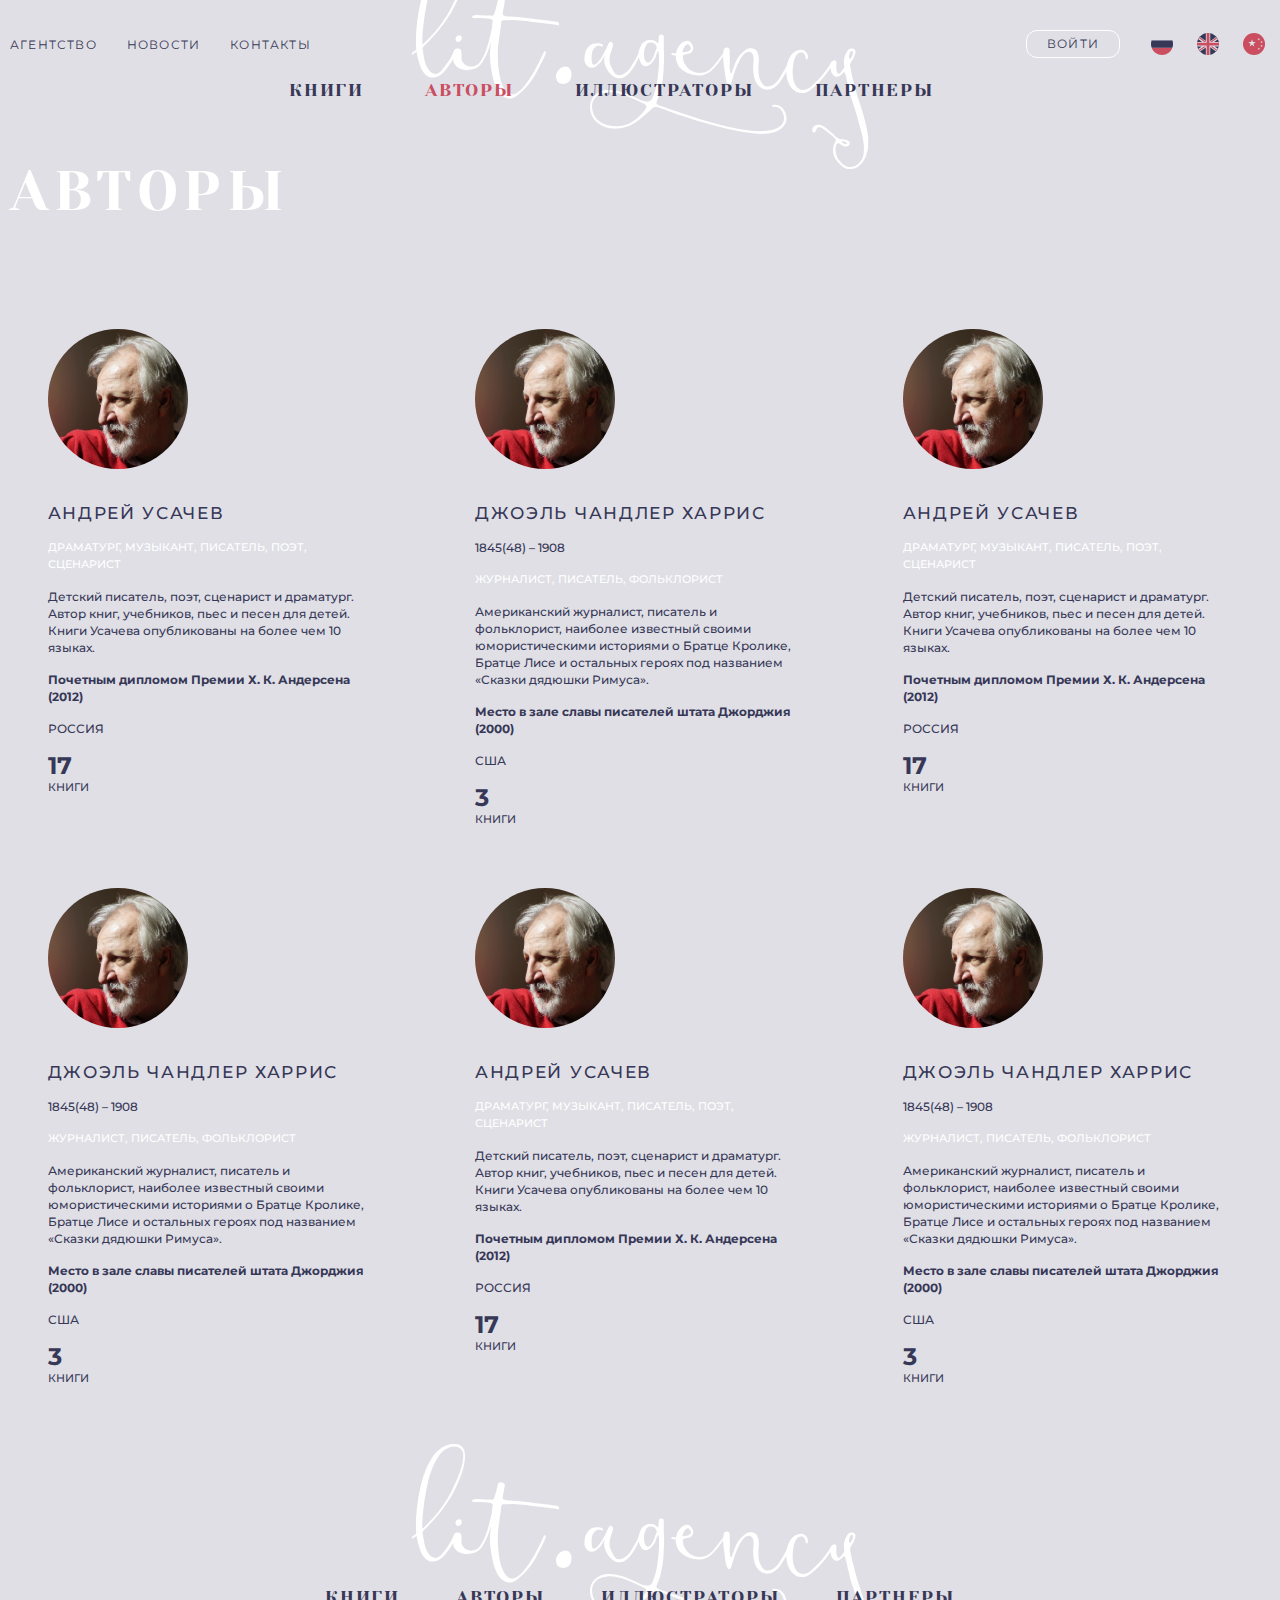
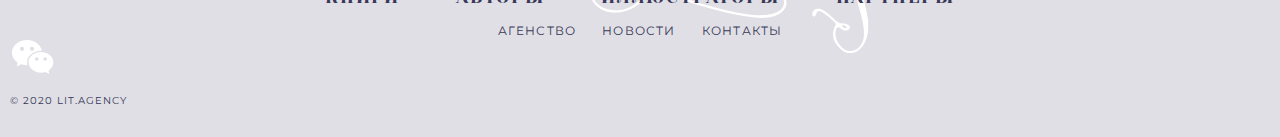
<file: authors-list.html>
<!DOCTYPE html>
<html lang="ru">
<head>
    <meta charset="UTF-8">
    <meta http-equiv="X-UA-Compatible" content="IE=edge">
    <meta name="viewport" content="width=device-width, initial-scale=1.0">
    <title>Lit Agency</title>

    <link rel="preconnect" href="https://fonts.googleapis.com">
    <link rel="preconnect" href="https://fonts.gstatic.com" crossorigin>
    <link href="https://fonts.googleapis.com/css2?family=Montserrat:ital,wght@0,400;0,500;0,600;0,700;1,400;1,500;1,600;1,700&family=Yeseva+One&display=swap" rel="stylesheet">
    <link rel="stylesheet" href="css/style.css">

</head>
<body>

    <div class="sign">
        <div class="sign-container">
            <div class="sign-in-container active">
                <h1 class="sign__header">Вход в кабинет</h1>
                <form class="sign__form">
                    <input type="text" class="sign__input" placeholder="E-mail" required>
                    <input type="text" class="sign__input sign__input_last" placeholder="Пароль" required>
                    <a href="" class="sign__forgot">Забыли пароль?</a>
                    <input type="checkbox" class="sign__checkbox" id="sign__checkbox1" required>
                    <label class="sign__label" for='sign__checkbox1'>
                        <p class="sign__agreetext">Согласие на обработку персональных данных</p>
                    </label>
                    <a href="" class="sign__href" id="sign-up-href">Зарегистрироваться</a>
                    <button class="sign__button">Войти</button>
                </form>
            </div>
            <div class="sign-up-container">
                <h1 class="sign__header">Регистрация</h1>
                <form class="sign__form">
                    <input type="text" class="sign__input" placeholder="*Имя и фамилия" required>
                    <input type="text" class="sign__input" placeholder="Пароль" required>
                    <input type="text" class="sign__input sign__input_last" placeholder="E-mail" required>
                    <input type="checkbox" class="sign__checkbox" id="sign__checkbox2" required>
                    <label class="sign__label sign__label_mt" for='sign__checkbox2'>
                        <p class="sign__agreetext">Согласие на обработку персональных данных</p>
                    </label>
                    <a href="" class="sign__href" id="sign-in-href">Авторизоваться</a>
                    <button class="sign__button">Зарегистрироваться</button>
                </form>
            </div>
            <div class="forgot-container">
                <h1 class="sign__header">Забыли пароль</h1>
                <form class="sign__form">
                    <input type="text" class="sign__input" placeholder="E-mail" required>
                    <input type="checkbox" class="sign__checkbox" id="sign__checkbox2" required>
                    <button class="sign__button">Востановить пароль</button>
                </form>
            </div>
            <div class="sign__close">&#10006;</div>
        </div>
    </div>

    <header class="header">
        <nav class="menu">
            <div class="wrap">
                <div class="menu-top">
                    <div class="menu__secondary__href">
                        <a href="" class="menu__secondary__href__item">АГЕНТСТВО</a>
                        <a href="" class="menu__secondary__href__item">НОВОСТИ</a>
                        <a href="" class="menu__secondary__href__item">КОНТАКТЫ</a>
                    </div>
                    <div class="menu__language">
                        <a href="" class="sign__in_button">ВОЙТИ</a>
                        <a href="" class="language__switch"><img src="img/ru_lang.svg" alt=""></a>
                        <a href="" class="language__switch"><img src="img/en_lang.svg" alt=""></a>
                        <a href="" class="language__switch"><img src="img/ch_lang.svg" alt=""></a>
                    </div>
                </div>
                <div class="menu-bottom">
                    <div class="menu__primary__href">
                        <a href="" class="menu__primary__href__item">КНИГИ</a>
                        <a href="" class="menu__primary__href__item active">АВТОРЫ</a>
                        <a href="" class="menu__primary__href__item">ИЛЛЮСТРАТОРЫ</a>
                        <a href="" class="menu__primary__href__item">ПАРТНЕРЫ</a>
                    </div>
                </div>
            </div>
        </nav>
        <div class="menu-mobile-block">
            <a href="" class="menu-mobile-main-href">КНИГИ</a>
            <a href="" class="menu-mobile-main-href">АВТОРЫ</a>
            <a href="" class="menu-mobile-main-href">ИЛЛЮСТРАТОРЫ</a>
            <a href="" class="menu-mobile-main-href">ПАРТНЕРЫ</a>
            <a href="" class="menu-mobile-secondary-href menu-mobile-secondary-href_first">АГЕНТСТВО</a>
            <a href="" class="menu-mobile-secondary-href">НОВОСТИ</a>
            <a href="" class="menu-mobile-secondary-href">КОНТАКТЫ</a>
            <a href="" class="sign-in-mobile">ВОЙТИ</a>
            <div class="menu__language menu__language_mobile">
                <a href="" class="sign__in_button">ВОЙТИ</a>
                <a href="" class="language__switch"><img src="img/ru_lang.svg" alt=""></a>
                <a href="" class="language__switch"><img src="img/en_lang.svg" alt=""></a>
                <a href="" class="language__switch"><img src="img/ch_lang.svg" alt=""></a>
            </div>
            <div class="mobile-menu__social__media">
                <a href="">
                    <svg class="contacts-info__icon contacts-info__icon_fb">
                        <use xlink:href="img/sprite.svg#facebook"></use>
                    </svg>
                </a>
                <a href="">
                    <svg class="contacts-info__icon contacts-info__icon_inst">
                        <use xlink:href="img/sprite.svg#instagram"></use>
                    </svg>
                </a>
            </div>
            <div class="mobile-menu__social__email">
                <a href="">
                    <svg class="footer__chat">
                        <use xlink:href="img/sprite.svg#message"></use>
                    </svg>
                </a>
            </div>
            <a href="mailto:ask@lit.agency" class="mobile-menu-email">ask@lit.agency</a>
        </div>
        <div class="menu-mobile">
            <div class="menu-mobile__button">
                <span></span>
                <span></span>
                <span></span>
            </div>
            <div class="menu__language">
                <a href="" class="sign__in_button">ВОЙТИ</a>
                <a href="" class="language__switch"><img src="img/ru_lang.svg" alt=""></a>
                <a href="" class="language__switch" id="second_lang"><img src="img/en_lang.svg" alt=""></a>
                <a href="" class="language__switch" id="third_lang"><img src="img/ch_lang.svg" alt=""></a>
            </div>
        </div>
        <img src="img/lit_logo.svg" alt="" class="menu__logo">
        <div class="wrap">
            <div class="books-page-header">
                <h2 class="section__header">АВТОРЫ</h2>
            </div>
        </div>
    </header>

    <div class="wrap">
        <div class="authors-list-container">
            <div class="authors-list-container__item">
                <a href="">
                    <img src="img/oleinikov_photo.jpeg" alt="" class="authors-list-container__img">
                    <p class="authors-list-container__name">АНДРЕЙ УСАЧЕВ</p>
                    <p class="authors-list-container__prof">ДРАМАТУРГ, МУЗЫКАНТ, ПИСАТЕЛЬ, ПОЭТ, СЦЕНАРИСТ</p>
                    <p class="authors-list-container__desc">Детский писатель, поэт, сценарист и драматург. Автор книг, учебников, пьес и песен для детей. Книги Усачева опубликованы на более чем 10 языках.</p>
                    <p class="authors-list-container__awards">Почетным дипломом Премии Х. К. Андерсена (2012)</p>
                    <p class="authors-list-container__country">РОССИЯ</p>
                    <p class="authors-list-container__amount">17</p>
                    <p class="authors-list-container__books">книги</p>
                </a>
            </div>
            <div class="authors-list-container__item">
                <a href="">
                    <img src="img/oleinikov_photo.jpeg" alt="" class="authors-list-container__img">
                    <p class="authors-list-container__name">Джоэль Чандлер Харрис</p>
                    <p class="authors-list-container__years">1845(48) – 1908</p>
                    <p class="authors-list-container__prof">ЖУРНАЛИСТ, ПИСАТЕЛЬ, ФОЛЬКЛОРИСТ</p>
                    <p class="authors-list-container__desc">Американский журналист, писатель и фольклорист, наиболее известный своими юмористическими историями о Братце Кролике, Братце Лисе и остальных героях под названием «Сказки дядюшки Римуса».</p>
                    <p class="authors-list-container__awards">Место в зале славы писателей штата Джорджия (2000)</p>
                    <p class="authors-list-container__country">США</p>
                    <p class="authors-list-container__amount">3</p>
                    <p class="authors-list-container__books">книги</p>
                </a>
            </div>
            <div class="authors-list-container__item">
                <a href="">
                    <img src="img/oleinikov_photo.jpeg" alt="" class="authors-list-container__img">
                    <p class="authors-list-container__name">АНДРЕЙ УСАЧЕВ</p>
                    <p class="authors-list-container__prof">ДРАМАТУРГ, МУЗЫКАНТ, ПИСАТЕЛЬ, ПОЭТ, СЦЕНАРИСТ</p>
                    <p class="authors-list-container__desc">Детский писатель, поэт, сценарист и драматург. Автор книг, учебников, пьес и песен для детей. Книги Усачева опубликованы на более чем 10 языках.</p>
                    <p class="authors-list-container__awards">Почетным дипломом Премии Х. К. Андерсена (2012)</p>
                    <p class="authors-list-container__country">РОССИЯ</p>
                    <p class="authors-list-container__amount">17</p>
                    <p class="authors-list-container__books">книги</p>
                </a>
            </div>
            <div class="authors-list-container__item">
                <a href="">
                    <img src="img/oleinikov_photo.jpeg" alt="" class="authors-list-container__img">
                    <p class="authors-list-container__name">Джоэль Чандлер Харрис</p>
                    <p class="authors-list-container__years">1845(48) – 1908</p>
                    <p class="authors-list-container__prof">ЖУРНАЛИСТ, ПИСАТЕЛЬ, ФОЛЬКЛОРИСТ</p>
                    <p class="authors-list-container__desc">Американский журналист, писатель и фольклорист, наиболее известный своими юмористическими историями о Братце Кролике, Братце Лисе и остальных героях под названием «Сказки дядюшки Римуса».</p>
                    <p class="authors-list-container__awards">Место в зале славы писателей штата Джорджия (2000)</p>
                    <p class="authors-list-container__country">США</p>
                    <p class="authors-list-container__amount">3</p>
                    <p class="authors-list-container__books">книги</p>
                </a>
            </div>
            <div class="authors-list-container__item">
                <a href="">
                    <img src="img/oleinikov_photo.jpeg" alt="" class="authors-list-container__img">
                    <p class="authors-list-container__name">АНДРЕЙ УСАЧЕВ</p>
                    <p class="authors-list-container__prof">ДРАМАТУРГ, МУЗЫКАНТ, ПИСАТЕЛЬ, ПОЭТ, СЦЕНАРИСТ</p>
                    <p class="authors-list-container__desc">Детский писатель, поэт, сценарист и драматург. Автор книг, учебников, пьес и песен для детей. Книги Усачева опубликованы на более чем 10 языках.</p>
                    <p class="authors-list-container__awards">Почетным дипломом Премии Х. К. Андерсена (2012)</p>
                    <p class="authors-list-container__country">РОССИЯ</p>
                    <p class="authors-list-container__amount">17</p>
                    <p class="authors-list-container__books">книги</p>
                </a>
            </div>
            <div class="authors-list-container__item">
                <a href="">
                    <img src="img/oleinikov_photo.jpeg" alt="" class="authors-list-container__img">
                    <p class="authors-list-container__name">Джоэль Чандлер Харрис</p>
                    <p class="authors-list-container__years">1845(48) – 1908</p>
                    <p class="authors-list-container__prof">ЖУРНАЛИСТ, ПИСАТЕЛЬ, ФОЛЬКЛОРИСТ</p>
                    <p class="authors-list-container__desc">Американский журналист, писатель и фольклорист, наиболее известный своими юмористическими историями о Братце Кролике, Братце Лисе и остальных героях под названием «Сказки дядюшки Римуса».</p>
                    <p class="authors-list-container__awards">Место в зале славы писателей штата Джорджия (2000)</p>
                    <p class="authors-list-container__country">США</p>
                    <p class="authors-list-container__amount">3</p>
                    <p class="authors-list-container__books">книги</p>
                </a>
            </div>
        </div>


        

        <footer class="footer"> 
            <div class="footer-container">
                <div class="footer__top__menu">
                    <a href="" class="footer__top__menu__item">Книги</a>
                    <a href="" class="footer__top__menu__item">Авторы</a>
                    <a href="" class="footer__top__menu__item">Иллюстраторы</a>
                    <a href="" class="footer__top__menu__item">Партнеры</a>
                </div>
                <div class="footer__bottom__menu">
                    <a href="" class="footer__bottom__menu__item">Агенство</a>
                    <a href="" class="footer__bottom__menu__item">Новости<a>
                    <a href="" class="footer__bottom__menu__item">Контакты</a>
                </div>

                <img src="img/lit_logo.svg" alt="" class="footer__logo">

                <a href="" class="menu-mobile-main-href menu-mobile-main-href_ft">КНИГИ</a>
                <a href="" class="menu-mobile-main-href menu-mobile-main-href_ft">АВТОРЫ</a>
                <a href="" class="menu-mobile-main-href menu-mobile-main-href_ft">ИЛЛЮСТРАТОРЫ</a>
                <a href="" class="menu-mobile-main-href menu-mobile-main-href_ft">ПАРТНЕРЫ</a>
                <a href="" class="menu-mobile-secondary-href menu-mobile-secondary-href_first  menu-mobile-secondary-href_ft">АГЕНТСТВО</a>
                <a href="" class="menu-mobile-secondary-href menu-mobile-secondary-href_ft">НОВОСТИ</a>
                <a href="" class="menu-mobile-secondary-href menu-mobile-secondary-href_ft">КОНТАКТЫ</a>
                <a href="" class="sign-in-mobile sign-in-mobile_footer">ВОЙТИ</a>
                <div class="menu__language menu__language_mobile">
                    <a href="" class="sign__in_button">ВОЙТИ</a>
                    <a href="" class="language__switch"><img src="img/ru_lang.svg" alt=""></a>
                    <a href="" class="language__switch"><img src="img/en_lang.svg" alt=""></a>
                    <a href="" class="language__switch"><img src="img/ch_lang.svg" alt=""></a>
                </div>
                <div class="mobile-menu__social__media">
                    <a href="">
                        <svg class="contacts-info__icon contacts-info__icon_fb">
                            <use xlink:href="img/sprite.svg#facebook"></use>
                        </svg>
                    </a>
                    <a href="">
                        <svg class="contacts-info__icon contacts-info__icon_inst">
                            <use xlink:href="img/sprite.svg#instagram"></use>
                        </svg>
                    </a>
                </div>
                <div class="mobile-menu__social__email">
                    <a href="">
                        <svg class="footer__chat">
                            <use xlink:href="img/sprite.svg#message"></use>
                        </svg>
                    </a>
                </div>
                <a href="mailto:ask@lit.agency" class="mobile-menu-email">ask@lit.agency</a>
            </div>
            <svg class="footer__chat footer__chat_bt">
                <use xlink:href="img/sprite.svg#message"></use>
            </svg>
            <p class="footer_rights">© 2020 LIT.AGENCY</p>
        </footer>


    </div>

    <script src = "js/general.js"></script>

</body>
</html>
</file>
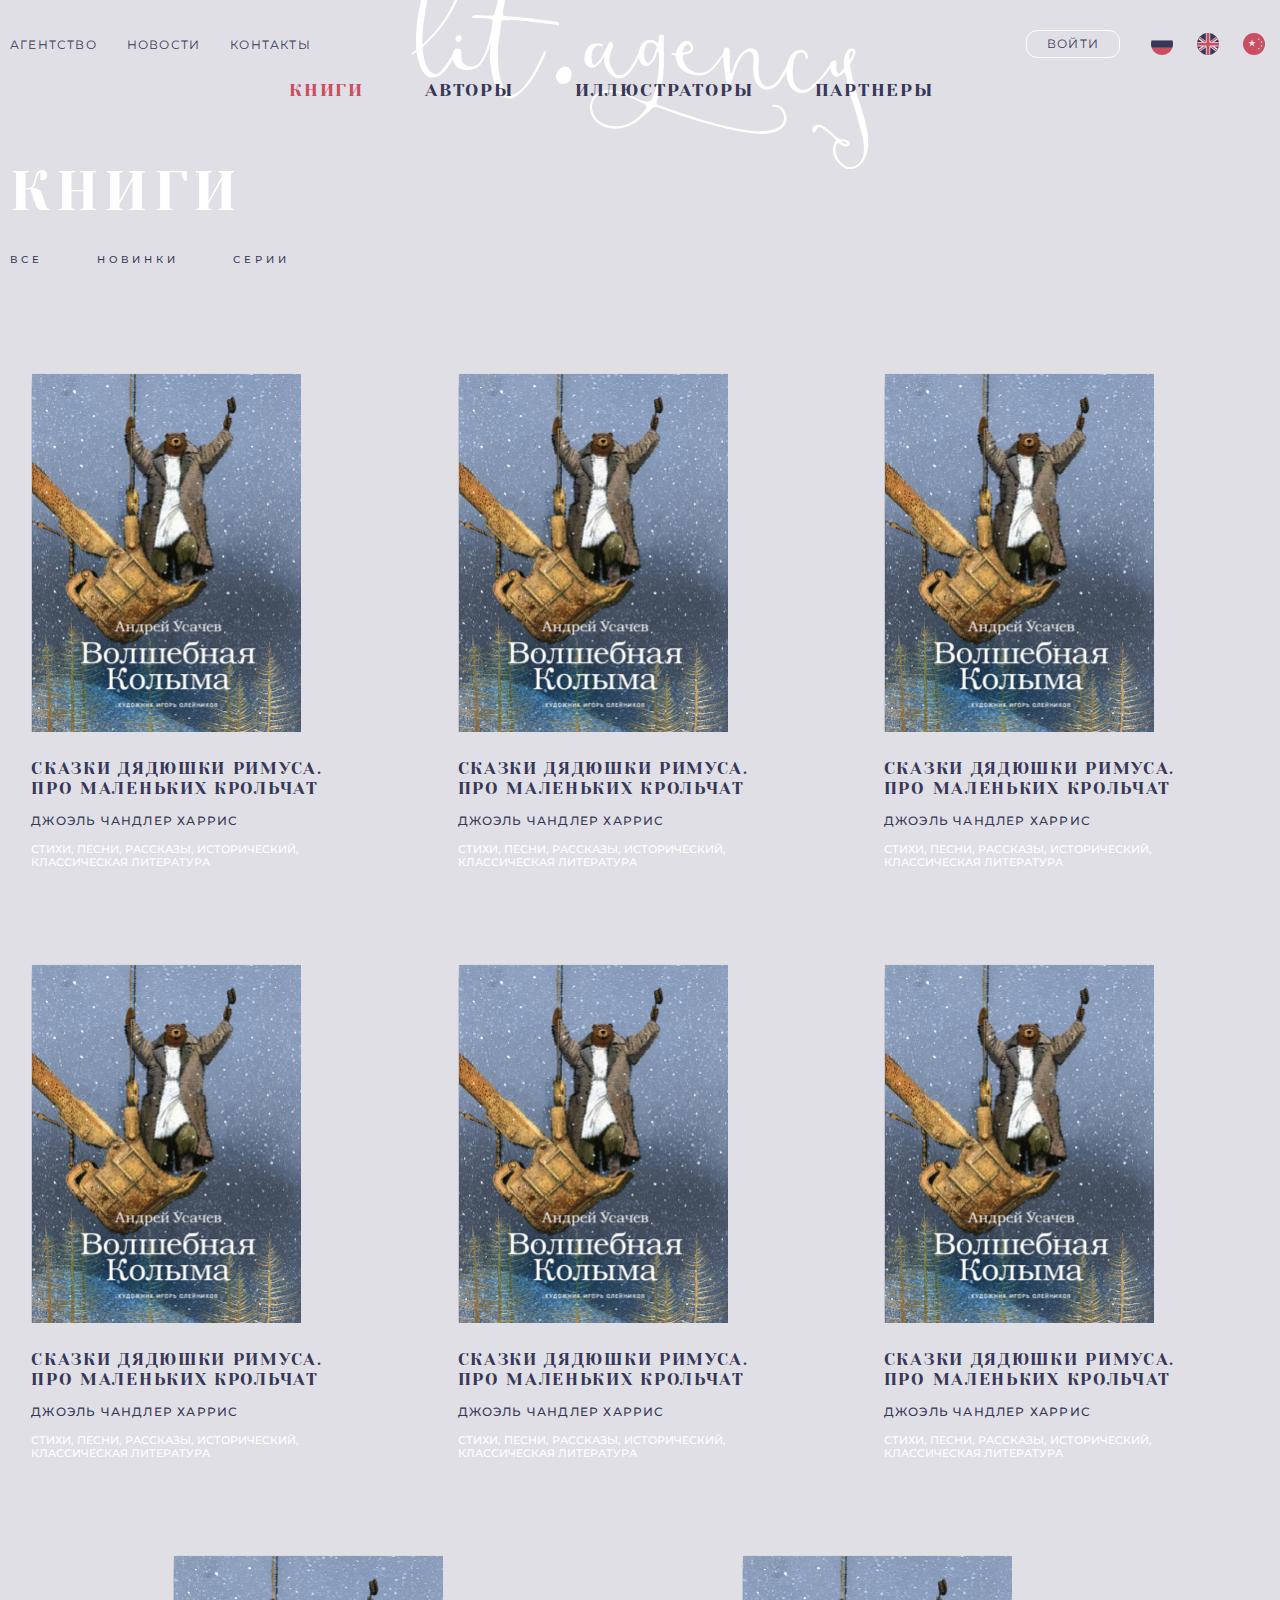
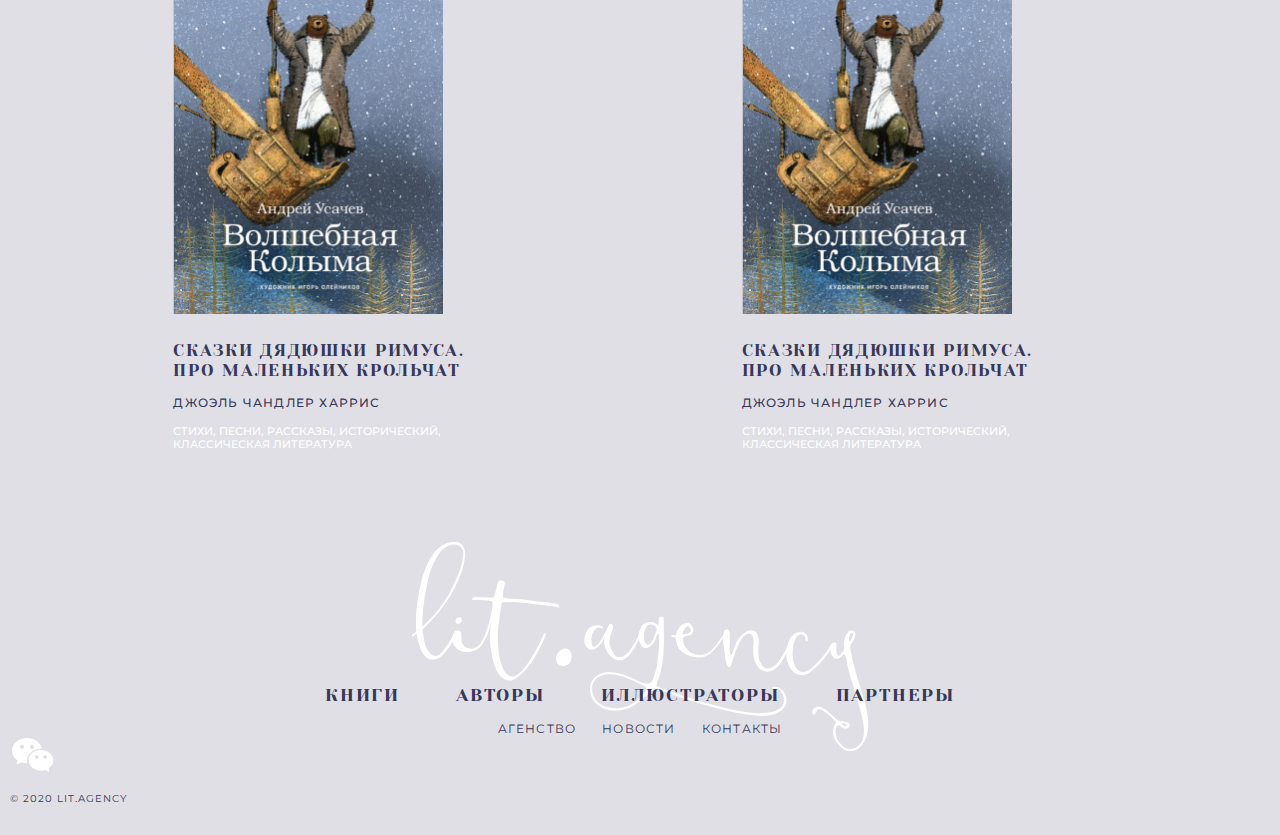
<file: books.html>
<!DOCTYPE html>
<html lang="ru">
<head>
    <meta charset="UTF-8">
    <meta http-equiv="X-UA-Compatible" content="IE=edge">
    <meta name="viewport" content="width=device-width, initial-scale=1.0">
    <title>Lit Agency</title>

    <link rel="preconnect" href="https://fonts.googleapis.com">
    <link rel="preconnect" href="https://fonts.gstatic.com" crossorigin>
    <link href="https://fonts.googleapis.com/css2?family=Montserrat:ital,wght@0,400;0,500;0,600;0,700;1,400;1,500;1,600;1,700&family=Yeseva+One&display=swap" rel="stylesheet">
    <link rel="stylesheet" href="css/style.css">

</head>
<body>

    <div class="sign">
        <div class="sign-container">
            <div class="sign-in-container active">
                <h1 class="sign__header">Вход в кабинет</h1>
                <form class="sign__form">
                    <input type="text" class="sign__input" placeholder="E-mail" required>
                    <input type="text" class="sign__input sign__input_last" placeholder="Пароль" required>
                    <a href="" class="sign__forgot">Забыли пароль?</a>
                    <input type="checkbox" class="sign__checkbox" id="sign__checkbox1" required>
                    <label class="sign__label" for='sign__checkbox1'>
                        <p class="sign__agreetext">Согласие на обработку персональных данных</p>
                    </label>
                    <a href="" class="sign__href" id="sign-up-href">Зарегистрироваться</a>
                    <button class="sign__button">Войти</button>
                </form>
            </div>
            <div class="sign-up-container">
                <h1 class="sign__header">Регистрация</h1>
                <form class="sign__form">
                    <input type="text" class="sign__input" placeholder="*Имя и фамилия" required>
                    <input type="text" class="sign__input" placeholder="Пароль" required>
                    <input type="text" class="sign__input sign__input_last" placeholder="E-mail" required>
                    <input type="checkbox" class="sign__checkbox" id="sign__checkbox2" required>
                    <label class="sign__label sign__label_mt" for='sign__checkbox2'>
                        <p class="sign__agreetext">Согласие на обработку персональных данных</p>
                    </label>
                    <a href="" class="sign__href" id="sign-in-href">Авторизоваться</a>
                    <button class="sign__button">Зарегистрироваться</button>
                </form>
            </div>
            <div class="forgot-container">
                <h1 class="sign__header">Забыли пароль</h1>
                <form class="sign__form">
                    <input type="text" class="sign__input" placeholder="E-mail" required>
                    <input type="checkbox" class="sign__checkbox" id="sign__checkbox2" required>
                    <button class="sign__button">Востановить пароль</button>
                </form>
            </div>
            <div class="sign__close">&#10006;</div>
        </div>
    </div>


    <header class="header">
        <nav class="menu">
            <div class="wrap">
                <div class="menu-top">
                    <div class="menu__secondary__href">
                        <a href="" class="menu__secondary__href__item">АГЕНТСТВО</a>
                        <a href="" class="menu__secondary__href__item">НОВОСТИ</a>
                        <a href="" class="menu__secondary__href__item">КОНТАКТЫ</a>
                    </div>
                    <div class="menu__language">
                        <a href="" class="sign__in_button">ВОЙТИ</a>
                        <a href="" class="language__switch"><img src="img/ru_lang.svg" alt=""></a>
                        <a href="" class="language__switch"><img src="img/en_lang.svg" alt=""></a>
                        <a href="" class="language__switch"><img src="img/ch_lang.svg" alt=""></a>
                    </div>
                </div>
                <div class="menu-bottom">
                    <div class="menu__primary__href">
                        <a href="" class="menu__primary__href__item active">КНИГИ</a>
                        <a href="" class="menu__primary__href__item">АВТОРЫ</a>
                        <a href="" class="menu__primary__href__item">ИЛЛЮСТРАТОРЫ</a>
                        <a href="" class="menu__primary__href__item">ПАРТНЕРЫ</a>
                    </div>
                </div>
            </div>
        </nav>
        <div class="menu-mobile-block">
            <a href="" class="menu-mobile-main-href">КНИГИ</a>
            <a href="" class="menu-mobile-main-href">АВТОРЫ</a>
            <a href="" class="menu-mobile-main-href">ИЛЛЮСТРАТОРЫ</a>
            <a href="" class="menu-mobile-main-href">ПАРТНЕРЫ</a>
            <a href="" class="menu-mobile-secondary-href menu-mobile-secondary-href_first">АГЕНТСТВО</a>
            <a href="" class="menu-mobile-secondary-href">НОВОСТИ</a>
            <a href="" class="menu-mobile-secondary-href">КОНТАКТЫ</a>
            <a href="" class="sign-in-mobile">ВОЙТИ</a>
            <div class="menu__language menu__language_mobile">
                <a href="" class="sign__in_button">ВОЙТИ</a>
                <a href="" class="language__switch"><img src="img/ru_lang.svg" alt=""></a>
                <a href="" class="language__switch"><img src="img/en_lang.svg" alt=""></a>
                <a href="" class="language__switch"><img src="img/ch_lang.svg" alt=""></a>
            </div>
            <div class="mobile-menu__social__media">
                <a href="">
                    <svg class="contacts-info__icon contacts-info__icon_fb">
                        <use xlink:href="img/sprite.svg#facebook"></use>
                    </svg>
                </a>
                <a href="">
                    <svg class="contacts-info__icon contacts-info__icon_inst">
                        <use xlink:href="img/sprite.svg#instagram"></use>
                    </svg>
                </a>
            </div>
            <div class="mobile-menu__social__email">
                <a href="">
                    <svg class="footer__chat">
                        <use xlink:href="img/sprite.svg#message"></use>
                    </svg>
                </a>
            </div>
            <a href="mailto:ask@lit.agency" class="mobile-menu-email">ask@lit.agency</a>
        </div>
        <div class="menu-mobile">
            <div class="menu-mobile__button">
                <span></span>
                <span></span>
                <span></span>
            </div>
            <div class="menu__language">
                <a href="" class="sign__in_button">ВОЙТИ</a>
                <a href="" class="language__switch"><img src="img/ru_lang.svg" alt=""></a>
                <a href="" class="language__switch" id="second_lang"><img src="img/en_lang.svg" alt=""></a>
                <a href="" class="language__switch" id="third_lang"><img src="img/ch_lang.svg" alt=""></a>
            </div>
        </div>
        <img src="img/lit_logo.svg" alt="" class="menu__logo">
        <div class="wrap">
            <div class="books-page-header">
                <h2 class="section__header">КНИГИ</h2>
                <div class="pagination-href">
                    <a href="" class="pagination__item">ВСЕ</a>
                    <a href="" class="pagination__item">НОВИНКИ</a>
                    <a href="" class="pagination__item">СЕРИИ</a>
                </div>
            </div>
        </div>
    </header>
    <div class="wrap">
        <section class="books-page-list">
            <div class="book-container__item books-page-list__item" data-index-books='book1'>
                <a href="">
                    <div class="book-container__info">
                        <img src="img/first_book.png" alt="" class="book-container__img" data-index-books='book1'>
                        <div class="book-container__desc" data-index-books='book1'>
                            <div class="book-container__desc__top">
                                <p class="book-container__age">0+</p>
                                <p class="book-container__serious"><span>Серия </span>4 книги</p>
                                <p class="book-container__ildesc"><span>Иллюстрации</p>
                                <p class="book-container__ilauthor"><span>ЕВГЕНИЙ АНТОНЕНКОВ</p>
                                <p class="book-container__hoverdesc">Продолжение книги «Умная собачка Соня». Стихи и песни, которые маленькая собачка записывала в своем дневнике.</p>
                            </div>
                            <div class="book-container__desc__bottom">
                                <p class="book-container__madein"><span>ИЗДАНА В: </span>РОССИЯ</p>
                            </div>
                        </div>
                    </div>
                    <p class="book-container__name">СКАЗКИ ДЯДЮШКИ РИМУСА. ПРО МАЛЕНЬКИХ КРОЛЬЧАТ</p>
                    <p class="book-container__author">ДЖОЭЛЬ ЧАНДЛЕР ХАРРИС</p>
                    <p class="book-container__tags">СТИХИ, ПЕСНИ, РАССКАЗЫ, ИСТОРИЧЕСКИЙ, КЛАССИЧЕСКАЯ ЛИТЕРАТУРА</p>
                    <a class="book-container__more" href="" data-index-books='book1'>ПОДРОБНЕЕ</a>
                </a>
            </div>
            <div class="book-container__item books-page-list__item" data-index-books='book2'>
                <a href="">
                    <div class="book-container__info">
                        <img src="img/first_book.png" alt="" class="book-container__img" data-index-books='book2'>
                        <div class="book-container__desc" data-index-books='book2'>
                            <div class="book-container__desc__top">
                                <p class="book-container__age">0+</p>
                                <p class="book-container__serious"><span>Серия </span>4 книги</p>
                                <p class="book-container__ildesc"><span>Иллюстрации</p>
                                <p class="book-container__ilauthor"><span>ЕВГЕНИЙ АНТОНЕНКОВ</p>
                                <p class="book-container__hoverdesc">Продолжение книги «Умная собачка Соня». Стихи и песни, которые маленькая собачка записывала в своем дневнике.</p>
                            </div>
                            <div class="book-container__desc__bottom">
                                <p class="book-container__madein"><span>ИЗДАНА В: </span>РОССИЯ</p>
                            </div>
                        </div>
                    </div>
                    <p class="book-container__name">СКАЗКИ ДЯДЮШКИ РИМУСА. ПРО МАЛЕНЬКИХ КРОЛЬЧАТ</p>
                    <p class="book-container__author">ДЖОЭЛЬ ЧАНДЛЕР ХАРРИС</p>
                    <p class="book-container__tags">СТИХИ, ПЕСНИ, РАССКАЗЫ, ИСТОРИЧЕСКИЙ, КЛАССИЧЕСКАЯ ЛИТЕРАТУРА</p>
                    <a class="book-container__more" href="" data-index-books='book2'>ПОДРОБНЕЕ</a>
                </a>
            </div>
            <div class="book-container__item books-page-list__item" data-index-books='book3'>
                <a href="">
                    <div class="book-container__info">
                        <img src="img/first_book.png" alt="" class="book-container__img" data-index-books='book3'>
                        <div class="book-container__desc" data-index-books='book3'>
                            <div class="book-container__desc__top">
                                <p class="book-container__age">0+</p>
                                <p class="book-container__serious"><span>Серия </span>4 книги</p>
                                <p class="book-container__ildesc"><span>Иллюстрации</p>
                                <p class="book-container__ilauthor"><span>ЕВГЕНИЙ АНТОНЕНКОВ</p>
                                <p class="book-container__hoverdesc">Продолжение книги «Умная собачка Соня». Стихи и песни, которые маленькая собачка записывала в своем дневнике.</p>
                            </div>
                            <div class="book-container__desc__bottom">
                                <p class="book-container__madein"><span>ИЗДАНА В: </span>РОССИЯ</p>
                            </div>
                        </div>
                    </div>
                    <p class="book-container__name">СКАЗКИ ДЯДЮШКИ РИМУСА. ПРО МАЛЕНЬКИХ КРОЛЬЧАТ</p>
                    <p class="book-container__author">ДЖОЭЛЬ ЧАНДЛЕР ХАРРИС</p>
                    <p class="book-container__tags">СТИХИ, ПЕСНИ, РАССКАЗЫ, ИСТОРИЧЕСКИЙ, КЛАССИЧЕСКАЯ ЛИТЕРАТУРА</p>
                    <a class="book-container__more" href="" data-index-books='book3'>ПОДРОБНЕЕ</a>
                </a>
            </div>
            <div class="book-container__item books-page-list__item" data-index-books='book4'>
                <a href="">
                    <div class="book-container__info">
                        <img src="img/first_book.png" alt="" class="book-container__img" data-index-books='book4'>
                        <div class="book-container__desc" data-index-books='book4'>
                            <div class="book-container__desc__top">
                                <p class="book-container__age">0+</p>
                                <p class="book-container__serious"><span>Серия </span>4 книги</p>
                                <p class="book-container__ildesc"><span>Иллюстрации</p>
                                <p class="book-container__ilauthor"><span>ЕВГЕНИЙ АНТОНЕНКОВ</p>
                                <p class="book-container__hoverdesc">Продолжение книги «Умная собачка Соня». Стихи и песни, которые маленькая собачка записывала в своем дневнике.</p>
                            </div>
                            <div class="book-container__desc__bottom">
                                <p class="book-container__madein"><span>ИЗДАНА В: </span>РОССИЯ</p>
                            </div>
                        </div>
                    </div>
                    <p class="book-container__name">СКАЗКИ ДЯДЮШКИ РИМУСА. ПРО МАЛЕНЬКИХ КРОЛЬЧАТ</p>
                    <p class="book-container__author">ДЖОЭЛЬ ЧАНДЛЕР ХАРРИС</p>
                    <p class="book-container__tags">СТИХИ, ПЕСНИ, РАССКАЗЫ, ИСТОРИЧЕСКИЙ, КЛАССИЧЕСКАЯ ЛИТЕРАТУРА</p>
                    <a class="book-container__more" href="" data-index-books='book4'>ПОДРОБНЕЕ</a>
                </a>
            </div>
            <div class="book-container__item books-page-list__item" data-index-books='book5'>
                <a href="">
                    <div class="book-container__info">
                        <img src="img/first_book.png" alt="" class="book-container__img" data-index-books='book5'>
                        <div class="book-container__desc" data-index-books='book5'>
                            <div class="book-container__desc__top">
                                <p class="book-container__age">0+</p>
                                <p class="book-container__serious"><span>Серия </span>4 книги</p>
                                <p class="book-container__ildesc"><span>Иллюстрации</p>
                                <p class="book-container__ilauthor"><span>ЕВГЕНИЙ АНТОНЕНКОВ</p>
                                <p class="book-container__hoverdesc">Продолжение книги «Умная собачка Соня». Стихи и песни, которые маленькая собачка записывала в своем дневнике.</p>
                            </div>
                            <div class="book-container__desc__bottom">
                                <p class="book-container__madein"><span>ИЗДАНА В: </span>РОССИЯ</p>
                            </div>
                        </div>
                    </div>
                    <p class="book-container__name">СКАЗКИ ДЯДЮШКИ РИМУСА. ПРО МАЛЕНЬКИХ КРОЛЬЧАТ</p>
                    <p class="book-container__author">ДЖОЭЛЬ ЧАНДЛЕР ХАРРИС</p>
                    <p class="book-container__tags">СТИХИ, ПЕСНИ, РАССКАЗЫ, ИСТОРИЧЕСКИЙ, КЛАССИЧЕСКАЯ ЛИТЕРАТУРА</p>
                    <a class="book-container__more" href="" data-index-books='book5'>ПОДРОБНЕЕ</a>
                </a>
            </div>
            <div class="book-container__item books-page-list__item" data-index-books='book6'>
                <a href="">
                    <div class="book-container__info">
                        <img src="img/first_book.png" alt="" class="book-container__img" data-index-books='book6'>
                        <div class="book-container__desc" data-index-books='book6'>
                            <div class="book-container__desc__top">
                                <p class="book-container__age">0+</p>
                                <p class="book-container__serious"><span>Серия </span>4 книги</p>
                                <p class="book-container__ildesc"><span>Иллюстрации</p>
                                <p class="book-container__ilauthor"><span>ЕВГЕНИЙ АНТОНЕНКОВ</p>
                                <p class="book-container__hoverdesc">Продолжение книги «Умная собачка Соня». Стихи и песни, которые маленькая собачка записывала в своем дневнике.</p>
                            </div>
                            <div class="book-container__desc__bottom">
                                <p class="book-container__madein"><span>ИЗДАНА В: </span>РОССИЯ</p>
                            </div>
                        </div>
                    </div>
                    <p class="book-container__name">СКАЗКИ ДЯДЮШКИ РИМУСА. ПРО МАЛЕНЬКИХ КРОЛЬЧАТ</p>
                    <p class="book-container__author">ДЖОЭЛЬ ЧАНДЛЕР ХАРРИС</p>
                    <p class="book-container__tags">СТИХИ, ПЕСНИ, РАССКАЗЫ, ИСТОРИЧЕСКИЙ, КЛАССИЧЕСКАЯ ЛИТЕРАТУРА</p>
                    <a class="book-container__more" href="" data-index-books='book6'>ПОДРОБНЕЕ</a>
                </a>
            </div>
            <div class="book-container__item books-page-list__item" data-index-books='book7'>
                <a href="">
                    <div class="book-container__info">
                        <img src="img/first_book.png" alt="" class="book-container__img" data-index-books='book7'>
                        <div class="book-container__desc" data-index-books='book7'>
                            <div class="book-container__desc__top">
                                <p class="book-container__age">0+</p>
                                <p class="book-container__serious"><span>Серия </span>4 книги</p>
                                <p class="book-container__ildesc"><span>Иллюстрации</p>
                                <p class="book-container__ilauthor"><span>ЕВГЕНИЙ АНТОНЕНКОВ</p>
                                <p class="book-container__hoverdesc">Продолжение книги «Умная собачка Соня». Стихи и песни, которые маленькая собачка записывала в своем дневнике.</p>
                            </div>
                            <div class="book-container__desc__bottom">
                                <p class="book-container__madein"><span>ИЗДАНА В: </span>РОССИЯ</p>
                            </div>
                        </div>
                    </div>
                    <p class="book-container__name">СКАЗКИ ДЯДЮШКИ РИМУСА. ПРО МАЛЕНЬКИХ КРОЛЬЧАТ</p>
                    <p class="book-container__author">ДЖОЭЛЬ ЧАНДЛЕР ХАРРИС</p>
                    <p class="book-container__tags">СТИХИ, ПЕСНИ, РАССКАЗЫ, ИСТОРИЧЕСКИЙ, КЛАССИЧЕСКАЯ ЛИТЕРАТУРА</p>
                    <a class="book-container__more" href="" data-index-books='book7'>ПОДРОБНЕЕ</a>
                </a>
            </div>
            <div class="book-container__item books-page-list__item" data-index-books='book8'>
                <a href="">
                    <div class="book-container__info">
                        <img src="img/first_book.png" alt="" class="book-container__img" data-index-books='book8'>
                        <div class="book-container__desc" data-index-books='book8'>
                            <div class="book-container__desc__top">
                                <p class="book-container__age">0+</p>
                                <p class="book-container__serious"><span>Серия </span>4 книги</p>
                                <p class="book-container__ildesc"><span>Иллюстрации</p>
                                <p class="book-container__ilauthor"><span>ЕВГЕНИЙ АНТОНЕНКОВ</p>
                                <p class="book-container__hoverdesc">Продолжение книги «Умная собачка Соня». Стихи и песни, которые маленькая собачка записывала в своем дневнике.</p>
                            </div>
                            <div class="book-container__desc__bottom">
                                <p class="book-container__madein"><span>ИЗДАНА В: </span>РОССИЯ</p>
                            </div>
                        </div>
                    </div>
                    <p class="book-container__name">СКАЗКИ ДЯДЮШКИ РИМУСА. ПРО МАЛЕНЬКИХ КРОЛЬЧАТ</p>
                    <p class="book-container__author">ДЖОЭЛЬ ЧАНДЛЕР ХАРРИС</p>
                    <p class="book-container__tags">СТИХИ, ПЕСНИ, РАССКАЗЫ, ИСТОРИЧЕСКИЙ, КЛАССИЧЕСКАЯ ЛИТЕРАТУРА</p>
                    <a class="book-container__more" href="" data-index-books='book8'>ПОДРОБНЕЕ</a>
                </a>
            </div>
        </section>


        <footer class="footer"> 
            <div class="footer-container">
                <div class="footer__top__menu">
                    <a href="" class="footer__top__menu__item">Книги</a>
                    <a href="" class="footer__top__menu__item">Авторы</a>
                    <a href="" class="footer__top__menu__item">Иллюстраторы</a>
                    <a href="" class="footer__top__menu__item">Партнеры</a>
                </div>
                <div class="footer__bottom__menu">
                    <a href="" class="footer__bottom__menu__item">Агенство</a>
                    <a href="" class="footer__bottom__menu__item">Новости<a>
                    <a href="" class="footer__bottom__menu__item">Контакты</a>
                </div>

                <img src="img/lit_logo.svg" alt="" class="footer__logo">

                <a href="" class="menu-mobile-main-href menu-mobile-main-href_ft">КНИГИ</a>
                <a href="" class="menu-mobile-main-href menu-mobile-main-href_ft">АВТОРЫ</a>
                <a href="" class="menu-mobile-main-href menu-mobile-main-href_ft">ИЛЛЮСТРАТОРЫ</a>
                <a href="" class="menu-mobile-main-href menu-mobile-main-href_ft">ПАРТНЕРЫ</a>
                <a href="" class="menu-mobile-secondary-href menu-mobile-secondary-href_first  menu-mobile-secondary-href_ft">АГЕНТСТВО</a>
                <a href="" class="menu-mobile-secondary-href menu-mobile-secondary-href_ft">НОВОСТИ</a>
                <a href="" class="menu-mobile-secondary-href menu-mobile-secondary-href_ft">КОНТАКТЫ</a>
                <a href="" class="sign-in-mobile sign-in-mobile_footer">ВОЙТИ</a>
                <div class="menu__language menu__language_mobile">
                    <a href="" class="sign__in_button">ВОЙТИ</a>
                    <a href="" class="language__switch"><img src="img/ru_lang.svg" alt=""></a>
                    <a href="" class="language__switch"><img src="img/en_lang.svg" alt=""></a>
                    <a href="" class="language__switch"><img src="img/ch_lang.svg" alt=""></a>
                </div>
                <div class="mobile-menu__social__media">
                    <a href="">
                        <svg class="contacts-info__icon contacts-info__icon_fb">
                            <use xlink:href="img/sprite.svg#facebook"></use>
                        </svg>
                    </a>
                    <a href="">
                        <svg class="contacts-info__icon contacts-info__icon_inst">
                            <use xlink:href="img/sprite.svg#instagram"></use>
                        </svg>
                    </a>
                </div>
                <div class="mobile-menu__social__email">
                    <a href="">
                        <svg class="footer__chat">
                            <use xlink:href="img/sprite.svg#message"></use>
                        </svg>
                    </a>
                </div>
                <a href="mailto:ask@lit.agency" class="mobile-menu-email">ask@lit.agency</a>
            </div>
            <svg class="footer__chat footer__chat_bt">
                <use xlink:href="img/sprite.svg#message"></use>
            </svg>
            <p class="footer_rights">© 2020 LIT.AGENCY</p>
        </footer>

    </div>

    <script src="js/books.js"></script>
    <script src = "js/general.js"></script>
    
</body>
</html>
</file>
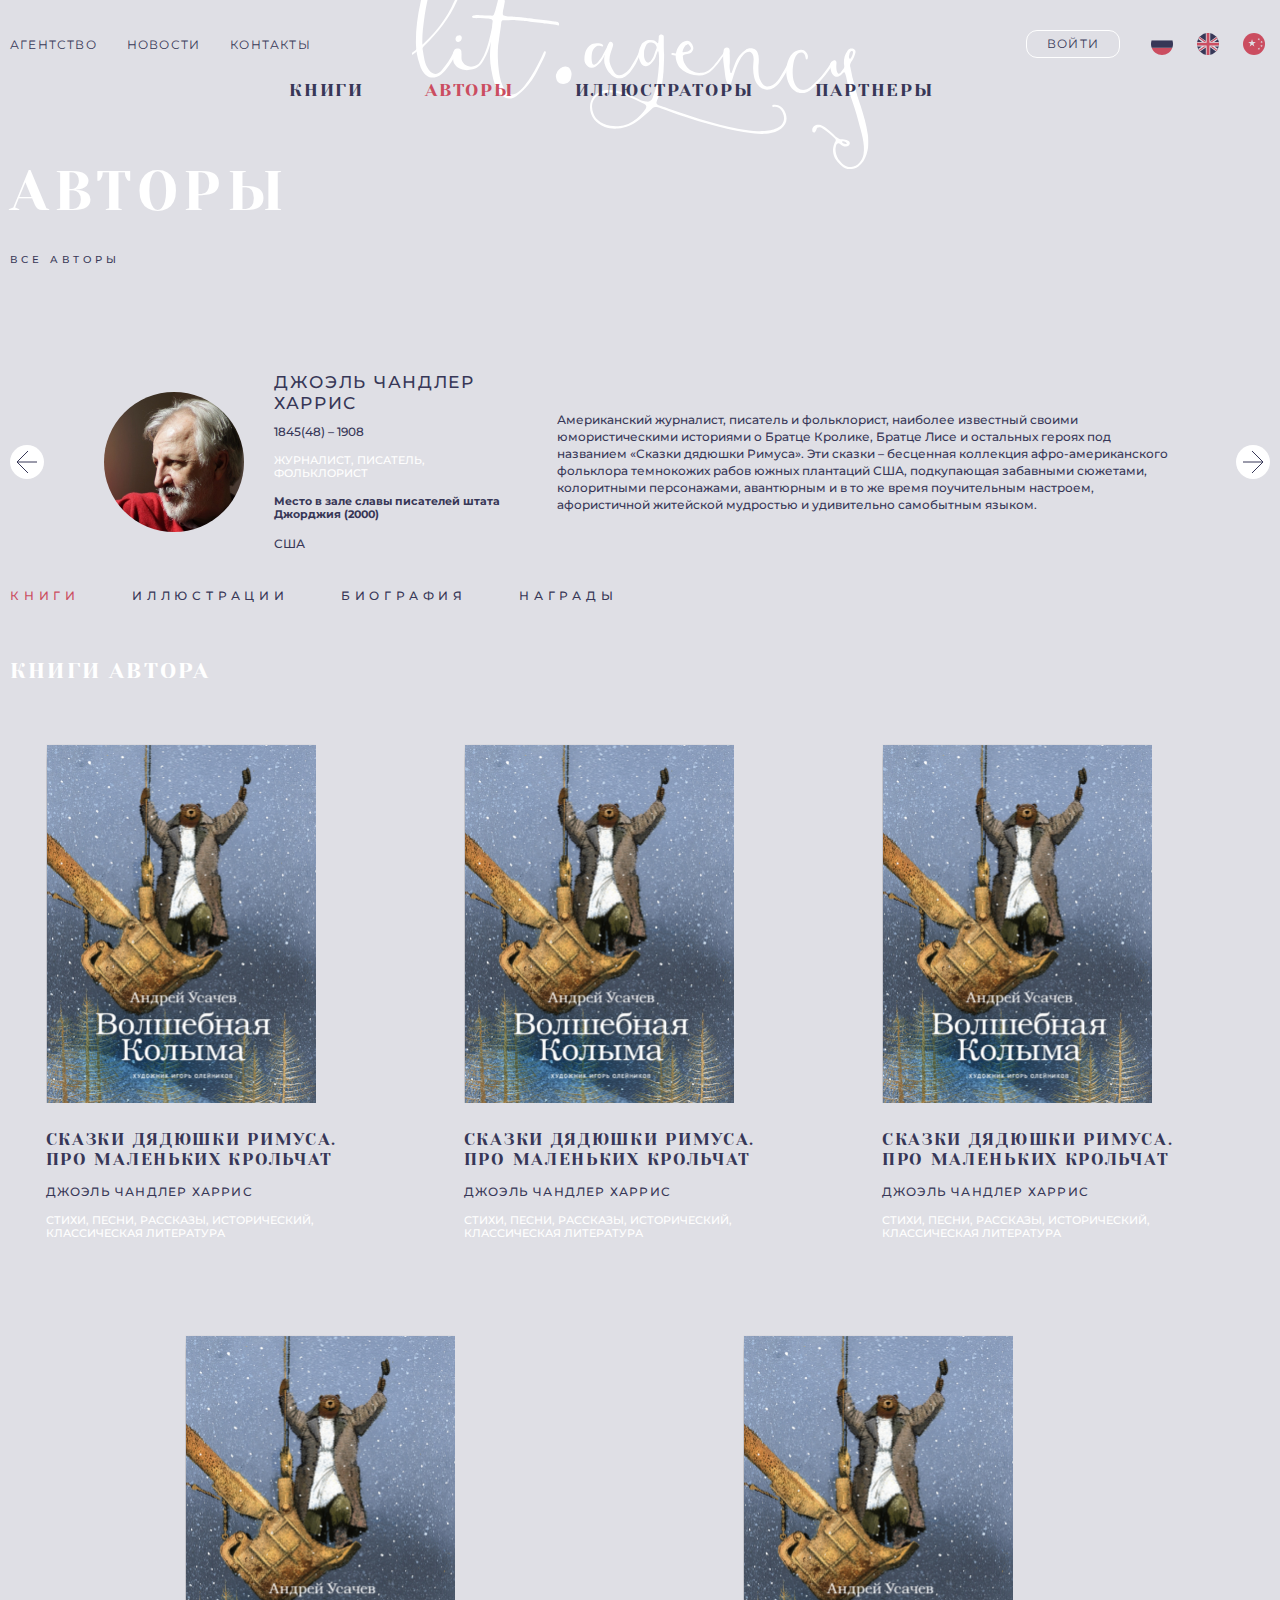
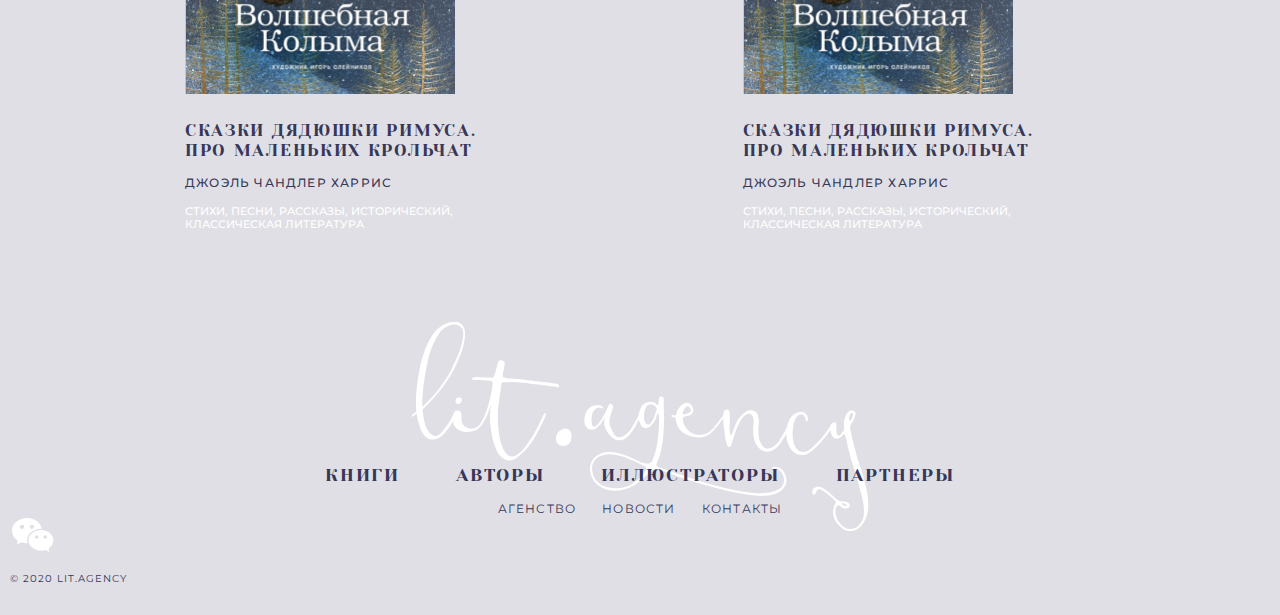
<file: cart-author.html>
<!DOCTYPE html>
<html lang="ru">
<head>
    <meta charset="UTF-8">
    <meta http-equiv="X-UA-Compatible" content="IE=edge">
    <meta name="viewport" content="width=device-width, initial-scale=1.0">
    <title>Lit Agency</title>

    <link rel="preconnect" href="https://fonts.googleapis.com">
    <link rel="preconnect" href="https://fonts.gstatic.com" crossorigin>
    <link href="https://fonts.googleapis.com/css2?family=Montserrat:ital,wght@0,400;0,500;0,600;0,700;1,400;1,500;1,600;1,700&family=Yeseva+One&display=swap" rel="stylesheet">
    <link rel="stylesheet" href="css/style.css">

</head>
<body>

    <div class="sign">
        <div class="sign-container">
            <div class="sign-in-container active">
                <h1 class="sign__header">Вход в кабинет</h1>
                <form class="sign__form">
                    <input type="text" class="sign__input" placeholder="E-mail" required>
                    <input type="text" class="sign__input sign__input_last" placeholder="Пароль" required>
                    <a href="" class="sign__forgot">Забыли пароль?</a>
                    <input type="checkbox" class="sign__checkbox" id="sign__checkbox1" required>
                    <label class="sign__label" for='sign__checkbox1'>
                        <p class="sign__agreetext">Согласие на обработку персональных данных</p>
                    </label>
                    <a href="" class="sign__href" id="sign-up-href">Зарегистрироваться</a>
                    <button class="sign__button">Войти</button>
                </form>
            </div>
            <div class="sign-up-container">
                <h1 class="sign__header">Регистрация</h1>
                <form class="sign__form">
                    <input type="text" class="sign__input" placeholder="*Имя и фамилия" required>
                    <input type="text" class="sign__input" placeholder="Пароль" required>
                    <input type="text" class="sign__input sign__input_last" placeholder="E-mail" required>
                    <input type="checkbox" class="sign__checkbox" id="sign__checkbox2" required>
                    <label class="sign__label sign__label_mt" for='sign__checkbox2'>
                        <p class="sign__agreetext">Согласие на обработку персональных данных</p>
                    </label>
                    <a href="" class="sign__href" id="sign-in-href">Авторизоваться</a>
                    <button class="sign__button">Зарегистрироваться</button>
                </form>
            </div>
            <div class="forgot-container">
                <h1 class="sign__header">Забыли пароль</h1>
                <form class="sign__form">
                    <input type="text" class="sign__input" placeholder="E-mail" required>
                    <input type="checkbox" class="sign__checkbox" id="sign__checkbox2" required>
                    <button class="sign__button">Востановить пароль</button>
                </form>
            </div>
            <div class="sign__close">&#10006;</div>
        </div>
    </div>

    <header class="header">
        <nav class="menu">
            <div class="wrap">
                <div class="menu-top">
                    <div class="menu__secondary__href">
                        <a href="" class="menu__secondary__href__item">АГЕНТСТВО</a>
                        <a href="" class="menu__secondary__href__item">НОВОСТИ</a>
                        <a href="" class="menu__secondary__href__item">КОНТАКТЫ</a>
                    </div>
                    <div class="menu__language">
                        <a href="" class="sign__in_button">ВОЙТИ</a>
                        <a href="" class="language__switch"><img src="img/ru_lang.svg" alt=""></a>
                        <a href="" class="language__switch"><img src="img/en_lang.svg" alt=""></a>
                        <a href="" class="language__switch"><img src="img/ch_lang.svg" alt=""></a>
                    </div>
                </div>
                <div class="menu-bottom">
                    <div class="menu__primary__href">
                        <a href="" class="menu__primary__href__item">КНИГИ</a>
                        <a href="" class="menu__primary__href__item active">АВТОРЫ</a>
                        <a href="" class="menu__primary__href__item">ИЛЛЮСТРАТОРЫ</a>
                        <a href="" class="menu__primary__href__item">ПАРТНЕРЫ</a>
                    </div>
                </div>
            </div>
        </nav>
        <div class="menu-mobile-block">
            <a href="" class="menu-mobile-main-href">КНИГИ</a>
            <a href="" class="menu-mobile-main-href">АВТОРЫ</a>
            <a href="" class="menu-mobile-main-href">ИЛЛЮСТРАТОРЫ</a>
            <a href="" class="menu-mobile-main-href">ПАРТНЕРЫ</a>
            <a href="" class="menu-mobile-secondary-href menu-mobile-secondary-href_first">АГЕНТСТВО</a>
            <a href="" class="menu-mobile-secondary-href">НОВОСТИ</a>
            <a href="" class="menu-mobile-secondary-href">КОНТАКТЫ</a>
            <a href="" class="sign-in-mobile">ВОЙТИ</a>
            <div class="menu__language menu__language_mobile">
                <a href="" class="sign__in_button">ВОЙТИ</a>
                <a href="" class="language__switch"><img src="img/ru_lang.svg" alt=""></a>
                <a href="" class="language__switch"><img src="img/en_lang.svg" alt=""></a>
                <a href="" class="language__switch"><img src="img/ch_lang.svg" alt=""></a>
            </div>
            <div class="mobile-menu__social__media">
                <a href="">
                    <svg class="contacts-info__icon contacts-info__icon_fb">
                        <use xlink:href="img/sprite.svg#facebook"></use>
                    </svg>
                </a>
                <a href="">
                    <svg class="contacts-info__icon contacts-info__icon_inst">
                        <use xlink:href="img/sprite.svg#instagram"></use>
                    </svg>
                </a>
            </div>
            <div class="mobile-menu__social__email">
                <a href="">
                    <svg class="footer__chat">
                        <use xlink:href="img/sprite.svg#message"></use>
                    </svg>
                </a>
            </div>
            <a href="mailto:ask@lit.agency" class="mobile-menu-email">ask@lit.agency</a>
        </div>
        <div class="menu-mobile">
            <div class="menu-mobile__button">
                <span></span>
                <span></span>
                <span></span>
            </div>
            <div class="menu__language">
                <a href="" class="sign__in_button">ВОЙТИ</a>
                <a href="" class="language__switch"><img src="img/ru_lang.svg" alt=""></a>
                <a href="" class="language__switch" id="second_lang"><img src="img/en_lang.svg" alt=""></a>
                <a href="" class="language__switch" id="third_lang"><img src="img/ch_lang.svg" alt=""></a>
            </div>
        </div>
        <img src="img/lit_logo.svg" alt="" class="menu__logo">
        <div class="wrap">
            <div class="books-page-header">
                <h2 class="section__header">Авторы</h2>
                <div class="pagination-href">
                    <a href="" class="pagination__item">ВСЕ АВТОРЫ</a>
                </div>
            </div>
        </div>
    </header>

    <div class="wrap">
        <section class="cart-author-about">
            <button class="cart-author-about__button cart-author-about__button_left">
                <svg class="slick__left">
                    <use xlink:href="img/sprite.svg#left__arrow"></use>
                </svg>
            </button>
            <div class="cart-author-about__short__info">
                <img src="img/oleinikov_photo.jpeg" alt="" class="cart-author-about__img">
                <div class="cart-author-about__short__info__text">
                    <p class="cart-author-about__name">ДЖОЭЛЬ ЧАНДЛЕР ХАРРИС</p>
                    <p class="cart-author-about__years">1845(48) – 1908</p>
                    <p class="cart-author-about__prof">ЖУРНАЛИСТ, ПИСАТЕЛЬ, ФОЛЬКЛОРИСТ</p>
                    <p class="cart-author-about__awards">Место в зале славы писателей штата Джорджия (2000)</p>
                    <div class="cart-author-about__country">США</div>
                </div>
            </div>
            <p class="cart-author-about__desc">Американский журналист, писатель и фольклорист, наиболее известный своими юмористическими историями о Братце Кролике, Братце Лисе и остальных героях под названием «Сказки дядюшки Римуса». Эти сказки – бесценная коллекция афро-американского фольклора темнокожих рабов южных плантаций США, подкупающая забавными сюжетами, колоритными персонажами, авантюрным и в то же время поучительным настроем, афористичной житейской мудростью и удивительно самобытным языком.</p>
            <button class="cart-author-about__button cart-author-about__button_right">
                <svg class="slick__right">
                    <use xlink:href="img/sprite.svg#right__arrow"></use>
                </svg>
            </button>
        </section>

        <section class="cart-author-tabs">
            <div class="cart-author-tabs__href">
                <buttton class="cart-author-tabs__href__item active" data-category-tabs='books'>КНИГИ</buttton>
                <buttton class="cart-author-tabs__href__item" data-category-tabs='illustrations'>ИЛЛЮСТРАЦИИ</buttton>
                <buttton class="cart-author-tabs__href__item" data-category-tabs='biography'>БИОГРАФИЯ</buttton>
                <buttton class="cart-author-tabs__href__item" data-category-tabs='awards'>НАГРАДЫ</buttton>
            </div>
            <div class="cart-author-tabs__item active" data-category-tabs='books'>
                <h2 class="cart-author-tabs__header">КНИГИ АВТОРА</h2> 
                <div class="cart-author-book-container">
                    <div class="book-container__item cart-author-book-container__item" data-index-books='book1'>
                        <a href="">
                            <div class="book-container__info">
                                <img src="img/first_book.png" alt="" class="book-container__img" data-index-books='book1'>
                                <div class="book-container__desc" data-index-books='book1'>
                                    <div class="book-container__desc__top">
                                        <p class="book-container__age">0+</p>
                                        <p class="book-container__serious"><span>Серия </span>4 книги</p>
                                        <p class="book-container__ildesc"><span>Иллюстрации</p>
                                        <p class="book-container__ilauthor"><span>ЕВГЕНИЙ АНТОНЕНКОВ</p>
                                        <p class="book-container__hoverdesc">Продолжение книги «Умная собачка Соня». Стихи и песни, которые маленькая собачка записывала в своем дневнике.</p>
                                    </div>
                                    <div class="book-container__desc__bottom">
                                        <p class="book-container__madein"><span>ИЗДАНА В: </span>РОССИЯ</p>
                                    </div>
                                </div>
                            </div>
                            <p class="book-container__name">СКАЗКИ ДЯДЮШКИ РИМУСА. ПРО МАЛЕНЬКИХ КРОЛЬЧАТ</p>
                            <p class="book-container__author">ДЖОЭЛЬ ЧАНДЛЕР ХАРРИС</p>
                            <p class="book-container__tags">СТИХИ, ПЕСНИ, РАССКАЗЫ, ИСТОРИЧЕСКИЙ, КЛАССИЧЕСКАЯ ЛИТЕРАТУРА</p>
                            <a class="book-container__more" href="" data-index-books='book1'>ПОДРОБНЕЕ</a>
                        </a>
                    </div>
                    <div class="book-container__item cart-author-book-container__item" data-index-books='book2'>
                        <a href="">
                            <div class="book-container__info">
                                <img src="img/first_book.png" alt="" class="book-container__img" data-index-books='book2'>
                                <div class="book-container__desc" data-index-books='book2'>
                                    <div class="book-container__desc__top">
                                        <p class="book-container__age">0+</p>
                                        <p class="book-container__serious"><span>Серия </span>4 книги</p>
                                        <p class="book-container__ildesc"><span>Иллюстрации</p>
                                        <p class="book-container__ilauthor"><span>ЕВГЕНИЙ АНТОНЕНКОВ</p>
                                        <p class="book-container__hoverdesc">Продолжение книги «Умная собачка Соня». Стихи и песни, которые маленькая собачка записывала в своем дневнике.</p>
                                    </div>
                                    <div class="book-container__desc__bottom">
                                        <p class="book-container__madein"><span>ИЗДАНА В: </span>РОССИЯ</p>
                                    </div>
                                </div>
                            </div>
                            <p class="book-container__name">СКАЗКИ ДЯДЮШКИ РИМУСА. ПРО МАЛЕНЬКИХ КРОЛЬЧАТ</p>
                            <p class="book-container__author">ДЖОЭЛЬ ЧАНДЛЕР ХАРРИС</p>
                            <p class="book-container__tags">СТИХИ, ПЕСНИ, РАССКАЗЫ, ИСТОРИЧЕСКИЙ, КЛАССИЧЕСКАЯ ЛИТЕРАТУРА</p>
                            <a class="book-container__more" href="" data-index-books='book2'>ПОДРОБНЕЕ</a>
                        </a>
                    </div>
                    <div class="book-container__item cart-author-book-container__item" data-index-books='book3'>
                        <a href="">
                            <div class="book-container__info">
                                <img src="img/first_book.png" alt="" class="book-container__img" data-index-books='book3'>
                                <div class="book-container__desc" data-index-books='book3'>
                                    <div class="book-container__desc__top">
                                        <p class="book-container__age">0+</p>
                                        <p class="book-container__serious"><span>Серия </span>4 книги</p>
                                        <p class="book-container__ildesc"><span>Иллюстрации</p>
                                        <p class="book-container__ilauthor"><span>ЕВГЕНИЙ АНТОНЕНКОВ</p>
                                        <p class="book-container__hoverdesc">Продолжение книги «Умная собачка Соня». Стихи и песни, которые маленькая собачка записывала в своем дневнике.</p>
                                    </div>
                                    <div class="book-container__desc__bottom">
                                        <p class="book-container__madein"><span>ИЗДАНА В: </span>РОССИЯ</p>
                                    </div>
                                </div>
                            </div>
                            <p class="book-container__name">СКАЗКИ ДЯДЮШКИ РИМУСА. ПРО МАЛЕНЬКИХ КРОЛЬЧАТ</p>
                            <p class="book-container__author">ДЖОЭЛЬ ЧАНДЛЕР ХАРРИС</p>
                            <p class="book-container__tags">СТИХИ, ПЕСНИ, РАССКАЗЫ, ИСТОРИЧЕСКИЙ, КЛАССИЧЕСКАЯ ЛИТЕРАТУРА</p>
                            <a class="book-container__more" href="" data-index-books='book3'>ПОДРОБНЕЕ</a>
                        </a>
                    </div>
                    <div class="book-container__item cart-author-book-container__item" data-index-books='book4'>
                        <a href="">
                            <div class="book-container__info">
                                <img src="img/first_book.png" alt="" class="book-container__img" data-index-books='book4'>
                                <div class="book-container__desc" data-index-books='book4'>
                                    <div class="book-container__desc__top">
                                        <p class="book-container__age">0+</p>
                                        <p class="book-container__serious"><span>Серия </span>4 книги</p>
                                        <p class="book-container__ildesc"><span>Иллюстрации</p>
                                        <p class="book-container__ilauthor"><span>ЕВГЕНИЙ АНТОНЕНКОВ</p>
                                        <p class="book-container__hoverdesc">Продолжение книги «Умная собачка Соня». Стихи и песни, которые маленькая собачка записывала в своем дневнике.</p>
                                    </div>
                                    <div class="book-container__desc__bottom">
                                        <p class="book-container__madein"><span>ИЗДАНА В: </span>РОССИЯ</p>
                                    </div>
                                </div>
                            </div>
                            <p class="book-container__name">СКАЗКИ ДЯДЮШКИ РИМУСА. ПРО МАЛЕНЬКИХ КРОЛЬЧАТ</p>
                            <p class="book-container__author">ДЖОЭЛЬ ЧАНДЛЕР ХАРРИС</p>
                            <p class="book-container__tags">СТИХИ, ПЕСНИ, РАССКАЗЫ, ИСТОРИЧЕСКИЙ, КЛАССИЧЕСКАЯ ЛИТЕРАТУРА</p>
                            <a class="book-container__more" href="" data-index-books='book4'>ПОДРОБНЕЕ</a>
                        </a>
                    </div>
                    <div class="book-container__item cart-author-book-container__item" data-index-books='book5'>
                        <a href="">
                            <div class="book-container__info">
                                <img src="img/first_book.png" alt="" class="book-container__img" data-index-books='book5'>
                                <div class="book-container__desc" data-index-books='book5'>
                                    <div class="book-container__desc__top">
                                        <p class="book-container__age">0+</p>
                                        <p class="book-container__serious"><span>Серия </span>4 книги</p>
                                        <p class="book-container__ildesc"><span>Иллюстрации</p>
                                        <p class="book-container__ilauthor"><span>ЕВГЕНИЙ АНТОНЕНКОВ</p>
                                        <p class="book-container__hoverdesc">Продолжение книги «Умная собачка Соня». Стихи и песни, которые маленькая собачка записывала в своем дневнике.</p>
                                    </div>
                                    <div class="book-container__desc__bottom">
                                        <p class="book-container__madein"><span>ИЗДАНА В: </span>РОССИЯ</p>
                                    </div>
                                </div>
                            </div>
                            <p class="book-container__name">СКАЗКИ ДЯДЮШКИ РИМУСА. ПРО МАЛЕНЬКИХ КРОЛЬЧАТ</p>
                            <p class="book-container__author">ДЖОЭЛЬ ЧАНДЛЕР ХАРРИС</p>
                            <p class="book-container__tags">СТИХИ, ПЕСНИ, РАССКАЗЫ, ИСТОРИЧЕСКИЙ, КЛАССИЧЕСКАЯ ЛИТЕРАТУРА</p>
                            <a class="book-container__more" href="" data-index-books='book5'>ПОДРОБНЕЕ</a>
                        </a>
                    </div>
                </div>
            </div>
            <div class="cart-author-tabs__item" data-category-tabs='illustrations'>
                <h2 class="cart-author-tabs__header">ИЛЛЮСТРАЦИИ</h2> 
                <div class="cart-author-tabs__il__container">
                    <div class="cart-author-tabs__il__item">
                        <img src="img/cart-il1.png" alt="" class="cart-author-tabs__il__img">
                    </div>
                    <div class="cart-author-tabs__il__item">
                        <img src="img/cart-il2.png" alt="" class="cart-author-tabs__il__img">
                    </div>
                    <div class="cart-author-tabs__il__item">
                        <img src="img/cart-il1.png" alt="" class="cart-author-tabs__il__img">
                    </div>
                    <div class="cart-author-tabs__il__item">
                        <img src="img/cart-il2.png" alt="" class="cart-author-tabs__il__img">
                    </div>
                    <div class="cart-author-tabs__il__item">
                        <img src="img/cart-il1.png" alt="" class="cart-author-tabs__il__img">
                    </div>
                    <div class="cart-author-tabs__il__item">
                        <img src="img/cart-il2.png" alt="" class="cart-author-tabs__il__img">
                    </div>
                    <div class="cart-author-tabs__il__item">
                        <img src="img/cart-il1.png" alt="" class="cart-author-tabs__il__img">
                    </div>
                    <div class="cart-author-tabs__il__item">
                        <img src="img/cart-il2.png" alt="" class="cart-author-tabs__il__img">
                    </div>
                    <div class="cart-author-tabs__il__item">
                        <img src="img/cart-il1.png" alt="" class="cart-author-tabs__il__img">
                    </div>
                    <div class="cart-author-tabs__il__item">
                        <img src="img/cart-il2.png" alt="" class="cart-author-tabs__il__img">
                    </div>
                </div>
            </div>
            <div class="cart-author-tabs__item" data-category-tabs='biography'>
                <h2 class="cart-author-tabs__header">БИОГРАФИЯ</h2> 
                <p class="cart-author-tabs__biography__text">
                    Харрис родился 9 декабря 1845 года (или 1848, как указывают некоторые источники) года в городе Итонтон штата Джорджия. Джозеф Эдисон Тёрнер, владелец плантации неподалеку от Итонтона, нанял 16-летнего Джоэля работать «мальчиком на посылках» для его газеты «Сельский житель». Четырехлетнее пребывание и работа в Тёрнволде, его первые шаги в стезе журналиста и литератора (1862-66) положили основание писательской деятельности Харриса. Он опубликовал для «Сельского жителя» не менее 30 стихотворений и обзоров, а также многочисленные юмористические заметки в рубрике «Деревенский насмешник».
                    Свободное от газетной работы время Харрис с увлечением проводил в жилых кварталах рабов, населявших плантацию Тёрнволда. В дружеском общении с благодушными сельскими тружениками, он охотно впитывал их остроумные басни, живую диалектную речь и мелодику интонаций, которые позднее вдохновили его на свое самое славное творение – «Сказки дядюшки Римуса». Чернокожие дядюшка Джордж Террел, старик Харберт и тетушка Крисси стали прототипами дядюшки Римуса, матушки Мидоус и других героев афро-американских сказок про животных, которые Харрис начал писать лишь десятилетие спустя.
                    Писатель изложил их с трепетной самоотдачей и кропотливым мастерством, когда уже основательно сложился как одаренный литератор и один из ведущих газетных хроникеров страны. Первая книга сказок о животных, вышедшая из печати в 1880 году, называлась «Дядюшка Римус, его песни и сказки» и сразу же стала любимицей читателей.
                    Впоследствии Харрис выпустил серию сборников: «Вечера с дядюшкой Римусом», «Дядюшка Римус и его друзья», «Смоляное чучелко и другие стихи Дядюшки Римуса», «Рассказано дядюшкой Римусом: новые истории старой плантации», «Дядюшка Римус и Братец Кролик». Еще три книги были опубликованы уже после смерти автора и назывались «Дядюшка Римус и маленький мальчик», «Дядюша Римус возвращается», а также «Семь сказок дядюшки Римуса». Всего писатель создал 185 историй и снискал огромную популярность по всему миру. Его неподражаемо обаятельные персонажи и сегодня одни из самых любимых у детей и родителей в совместном семейночтении.
                </p>
            </div>
            <div class="cart-author-tabs__item" data-category-tabs='awards'>
                <h2 class="cart-author-tabs__header">НАГРАДЫ</h2> 
                <p class="cart-author-tabs__biography__text cart-author-tabs__biography__text_first">
                    Первая премия на «Всероссийском конкурсе молодых писателей для детей» за книгу стихов «Если бросить камень вверх» (1990);
                </p>
                <p class="cart-author-tabs__awards__text">
                    Первая премия на «Всероссийском конкурсе молодых писателей для детей» за книгу стихов «Если бросить камень вверх» (1990);
                </p>
                <p class="cart-author-tabs__awards__text">
                    Первая премия на «Всероссийском конкурсе молодых писателей для детей» за книгу стихов «Если бросить камень вверх» (1990);
                </p>
                <p class="cart-author-tabs__awards__text">
                    Первая премия на «Всероссийском конкурсе молодых писателей для детей» за книгу стихов «Если бросить камень вверх» (1990);
                </p>
                <p class="cart-author-tabs__awards__text">
                    Первая премия на «Всероссийском конкурсе молодых писателей для детей» за книгу стихов «Если бросить камень вверх» (1990);
                </p>
                <p class="cart-author-tabs__awards__text">
                    Первая премия на «Всероссийском конкурсе молодых писателей для детей» за книгу стихов «Если бросить камень вверх» (1990);
                </p>

                <p class="cart-author-tabs__awards__text">
                    Первая премия на «Всероссийском конкурсе молодых писателей для детей» за книгу стихов «Если бросить камень вверх» (1990);
                </p>
            </div>
        </section>


        <div class="gallery">
            <div class="gallery-container">
                <button class="gallery__btn gallery__left">
                    <svg class="slick__left">
                        <use xlink:href="img/sprite.svg#left__arrow" class="gallery__left__item"></use>
                    </svg>
                </button>
                <img src="img/cart-il1.png" alt="" class="gallery__img">
                <button class="gallery__btn gallery__right">
                    <svg class="slick__right">
                        <use xlink:href="img/sprite.svg#right__arrow" class="gallery__right__item"></use>
                    </svg>
                </button>
            </div>
        </div>



        <footer class="footer"> 
            <div class="footer-container">
                <div class="footer__top__menu">
                    <a href="" class="footer__top__menu__item">Книги</a>
                    <a href="" class="footer__top__menu__item">Авторы</a>
                    <a href="" class="footer__top__menu__item">Иллюстраторы</a>
                    <a href="" class="footer__top__menu__item">Партнеры</a>
                </div>
                <div class="footer__bottom__menu">
                    <a href="" class="footer__bottom__menu__item">Агенство</a>
                    <a href="" class="footer__bottom__menu__item">Новости<a>
                    <a href="" class="footer__bottom__menu__item">Контакты</a>
                </div>

                <img src="img/lit_logo.svg" alt="" class="footer__logo">

                <a href="" class="menu-mobile-main-href menu-mobile-main-href_ft">КНИГИ</a>
                <a href="" class="menu-mobile-main-href menu-mobile-main-href_ft">АВТОРЫ</a>
                <a href="" class="menu-mobile-main-href menu-mobile-main-href_ft">ИЛЛЮСТРАТОРЫ</a>
                <a href="" class="menu-mobile-main-href menu-mobile-main-href_ft">ПАРТНЕРЫ</a>
                <a href="" class="menu-mobile-secondary-href menu-mobile-secondary-href_first  menu-mobile-secondary-href_ft">АГЕНТСТВО</a>
                <a href="" class="menu-mobile-secondary-href menu-mobile-secondary-href_ft">НОВОСТИ</a>
                <a href="" class="menu-mobile-secondary-href menu-mobile-secondary-href_ft">КОНТАКТЫ</a>
                <a href="" class="sign-in-mobile sign-in-mobile_footer">ВОЙТИ</a>
                <div class="menu__language menu__language_mobile">
                    <a href="" class="sign__in_button">ВОЙТИ</a>
                    <a href="" class="language__switch"><img src="img/ru_lang.svg" alt=""></a>
                    <a href="" class="language__switch"><img src="img/en_lang.svg" alt=""></a>
                    <a href="" class="language__switch"><img src="img/ch_lang.svg" alt=""></a>
                </div>
                <div class="mobile-menu__social__media">
                    <a href="">
                        <svg class="contacts-info__icon contacts-info__icon_fb">
                            <use xlink:href="img/sprite.svg#facebook"></use>
                        </svg>
                    </a>
                    <a href="">
                        <svg class="contacts-info__icon contacts-info__icon_inst">
                            <use xlink:href="img/sprite.svg#instagram"></use>
                        </svg>
                    </a>
                </div>
                <div class="mobile-menu__social__email">
                    <a href="">
                        <svg class="footer__chat">
                            <use xlink:href="img/sprite.svg#message"></use>
                        </svg>
                    </a>
                </div>
                <a href="mailto:ask@lit.agency" class="mobile-menu-email">ask@lit.agency</a>
            </div>
            <svg class="footer__chat footer__chat_bt">
                <use xlink:href="img/sprite.svg#message"></use>
            </svg>
            <p class="footer_rights">© 2020 LIT.AGENCY</p>
        </footer>

    </div>

    <script src="js/cart-author.js"></script>
    <script src = "js/general.js"></script>

</body>
</html>
</file>
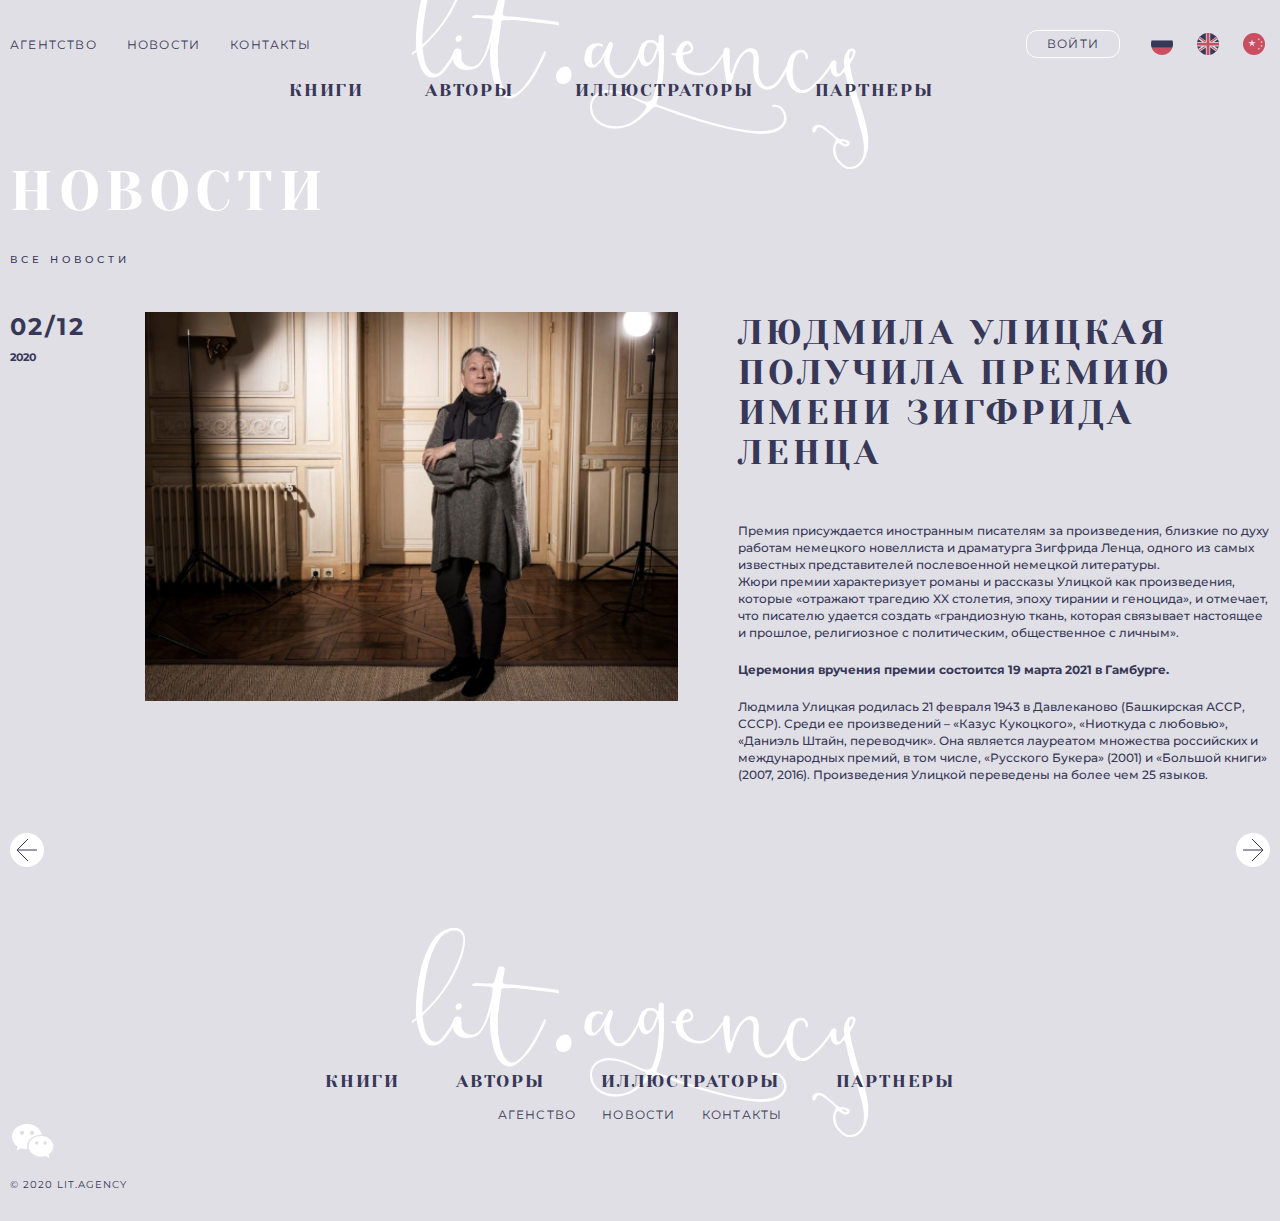
<file: cart-news.html>
<!DOCTYPE html>
<html lang="ru">
<head>
    <meta charset="UTF-8">
    <meta http-equiv="X-UA-Compatible" content="IE=edge">
    <meta name="viewport" content="width=device-width, initial-scale=1.0">
    <title>Lit Agency</title>

    <link rel="preconnect" href="https://fonts.googleapis.com">
    <link rel="preconnect" href="https://fonts.gstatic.com" crossorigin>
    <link href="https://fonts.googleapis.com/css2?family=Montserrat:ital,wght@0,400;0,500;0,600;0,700;1,400;1,500;1,600;1,700&family=Yeseva+One&display=swap" rel="stylesheet">
    <link rel="stylesheet" href="css/style.css">

</head>
<body>

    <div class="sign">
        <div class="sign-container">
            <div class="sign-in-container active">
                <h1 class="sign__header">Вход в кабинет</h1>
                <form class="sign__form">
                    <input type="text" class="sign__input" placeholder="E-mail" required>
                    <input type="text" class="sign__input sign__input_last" placeholder="Пароль" required>
                    <a href="" class="sign__forgot">Забыли пароль?</a>
                    <input type="checkbox" class="sign__checkbox" id="sign__checkbox1" required>
                    <label class="sign__label" for='sign__checkbox1'>
                        <p class="sign__agreetext">Согласие на обработку персональных данных</p>
                    </label>
                    <a href="" class="sign__href" id="sign-up-href">Зарегистрироваться</a>
                    <button class="sign__button">Войти</button>
                </form>
            </div>
            <div class="sign-up-container">
                <h1 class="sign__header">Регистрация</h1>
                <form class="sign__form">
                    <input type="text" class="sign__input" placeholder="*Имя и фамилия" required>
                    <input type="text" class="sign__input" placeholder="Пароль" required>
                    <input type="text" class="sign__input sign__input_last" placeholder="E-mail" required>
                    <input type="checkbox" class="sign__checkbox" id="sign__checkbox2" required>
                    <label class="sign__label sign__label_mt" for='sign__checkbox2'>
                        <p class="sign__agreetext">Согласие на обработку персональных данных</p>
                    </label>
                    <a href="" class="sign__href" id="sign-in-href">Авторизоваться</a>
                    <button class="sign__button">Зарегистрироваться</button>
                </form>
            </div>
            <div class="forgot-container">
                <h1 class="sign__header">Забыли пароль</h1>
                <form class="sign__form">
                    <input type="text" class="sign__input" placeholder="E-mail" required>
                    <input type="checkbox" class="sign__checkbox" id="sign__checkbox2" required>
                    <button class="sign__button">Востановить пароль</button>
                </form>
            </div>
            <div class="sign__close">&#10006;</div>
        </div>
    </div>


    <header class="header">
        <nav class="menu">
            <div class="wrap">
                <div class="menu-top">
                    <div class="menu__secondary__href">
                        <a href="" class="menu__secondary__href__item">АГЕНТСТВО</a>
                        <a href="" class="menu__secondary__href__item">НОВОСТИ</a>
                        <a href="" class="menu__secondary__href__item">КОНТАКТЫ</a>
                    </div>
                    <div class="menu__language">
                        <a href="" class="sign__in_button">ВОЙТИ</a>
                        <a href="" class="language__switch"><img src="img/ru_lang.svg" alt=""></a>
                        <a href="" class="language__switch"><img src="img/en_lang.svg" alt=""></a>
                        <a href="" class="language__switch"><img src="img/ch_lang.svg" alt=""></a>
                    </div>
                </div>
                <div class="menu-bottom">
                    <div class="menu__primary__href">
                        <a href="" class="menu__primary__href__item">КНИГИ</a>
                        <a href="" class="menu__primary__href__item">АВТОРЫ</a>
                        <a href="" class="menu__primary__href__item">ИЛЛЮСТРАТОРЫ</a>
                        <a href="" class="menu__primary__href__item">ПАРТНЕРЫ</a>
                    </div>
                </div>
            </div>
        </nav>
        <div class="menu-mobile-block">
            <a href="" class="menu-mobile-main-href">КНИГИ</a>
            <a href="" class="menu-mobile-main-href">АВТОРЫ</a>
            <a href="" class="menu-mobile-main-href">ИЛЛЮСТРАТОРЫ</a>
            <a href="" class="menu-mobile-main-href">ПАРТНЕРЫ</a>
            <a href="" class="menu-mobile-secondary-href menu-mobile-secondary-href_first">АГЕНТСТВО</a>
            <a href="" class="menu-mobile-secondary-href">НОВОСТИ</a>
            <a href="" class="menu-mobile-secondary-href">КОНТАКТЫ</a>
            <a href="" class="sign-in-mobile">ВОЙТИ</a>
            <div class="menu__language menu__language_mobile">
                <a href="" class="sign__in_button">ВОЙТИ</a>
                <a href="" class="language__switch"><img src="img/ru_lang.svg" alt=""></a>
                <a href="" class="language__switch"><img src="img/en_lang.svg" alt=""></a>
                <a href="" class="language__switch"><img src="img/ch_lang.svg" alt=""></a>
            </div>
            <div class="mobile-menu__social__media">
                <a href="">
                    <svg class="contacts-info__icon contacts-info__icon_fb">
                        <use xlink:href="img/sprite.svg#facebook"></use>
                    </svg>
                </a>
                <a href="">
                    <svg class="contacts-info__icon contacts-info__icon_inst">
                        <use xlink:href="img/sprite.svg#instagram"></use>
                    </svg>
                </a>
            </div>
            <div class="mobile-menu__social__email">
                <a href="">
                    <svg class="footer__chat">
                        <use xlink:href="img/sprite.svg#message"></use>
                    </svg>
                </a>
            </div>
            <a href="mailto:ask@lit.agency" class="mobile-menu-email">ask@lit.agency</a>
        </div>
        <div class="menu-mobile">
            <div class="menu-mobile__button">
                <span></span>
                <span></span>
                <span></span>
            </div>
            <div class="menu__language">
                <a href="" class="sign__in_button">ВОЙТИ</a>
                <a href="" class="language__switch"><img src="img/ru_lang.svg" alt=""></a>
                <a href="" class="language__switch" id="second_lang"><img src="img/en_lang.svg" alt=""></a>
                <a href="" class="language__switch" id="third_lang"><img src="img/ch_lang.svg" alt=""></a>
            </div>
        </div>
        <img src="img/lit_logo.svg" alt="" class="menu__logo">
        <div class="wrap">
            <div class="books-page-header">
                <h2 class="section__header">Новости</h2>
                <div class="pagination-href">
                    <a href="" class="pagination__item">ВСЕ НОВОСТИ</a>
                </div>
            </div>
        </div>
    </header>

    <div class="wrap">
        <div class="cart-news-container">
            <div class="cart-news-data">
                <p class="cart-news-data__day">02/12</p>
                <p class="cart-news-data__year">2020</p>
            </div>
            <div class="cart-news-img">
                <img src="img/news-cart-img.jpg" alt="" class="cart-news-img__item">
            </div>
            <div class="cart-news-desc">
                <p class="cart-news-header">Людмила Улицкая получила премию имени Зигфрида Ленца</p>
                <p class="cart-news-info">Премия присуждается иностранным писателям за произведения, близкие по духу работам немецкого новеллиста и драматурга Зигфрида Ленца, одного из самых известных представителей послевоенной немецкой литературы. </p>
                <p class="cart-news-info">Жюри премии характеризует романы и рассказы Улицкой как произведения, которые «отражают трагедию XX столетия, эпоху тирании и геноцида», и отмечает, что писателю удается создать «грандиозную ткань, которая связывает настоящее и прошлое, религиозное с политическим, общественное с личным».</p>
                <p class="cart-news-bold">Церемония вручения премии состоится 19 марта 2021 в Гамбурге.</p>
                <p class="cart-news-info">Людмила Улицкая родилась 21 февраля 1943 в Давлеканово (Башкирская АССР, СССР). Среди ее произведений – «Казус Кукоцкого», «Ниоткуда с любовью», «Даниэль Штайн, переводчик». Она является лауреатом множества российских и международных премий, в том числе, «Русского Букера» (2001) и «Большой книги» (2007, 2016). Произведения Улицкой переведены на более чем 25 языков.</p>
            </div>
        </div>
        <div class="slick-control slick-control_cn">
            <a href="">
                <svg class="slick__left">
                    <use xlink:href="img/sprite.svg#left__arrow"></use>
                </svg>
            </a>
            <a href="">
                <svg class="slick__right">
                    <use xlink:href="img/sprite.svg#right__arrow"></use>
                </svg>
            </a>
        </div>


        <footer class="footer"> 
            <div class="footer-container">
                <div class="footer__top__menu">
                    <a href="" class="footer__top__menu__item">Книги</a>
                    <a href="" class="footer__top__menu__item">Авторы</a>
                    <a href="" class="footer__top__menu__item">Иллюстраторы</a>
                    <a href="" class="footer__top__menu__item">Партнеры</a>
                </div>
                <div class="footer__bottom__menu">
                    <a href="" class="footer__bottom__menu__item">Агенство</a>
                    <a href="" class="footer__bottom__menu__item">Новости<a>
                    <a href="" class="footer__bottom__menu__item">Контакты</a>
                </div>

                <img src="img/lit_logo.svg" alt="" class="footer__logo">

                <a href="" class="menu-mobile-main-href menu-mobile-main-href_ft">КНИГИ</a>
                <a href="" class="menu-mobile-main-href menu-mobile-main-href_ft">АВТОРЫ</a>
                <a href="" class="menu-mobile-main-href menu-mobile-main-href_ft">ИЛЛЮСТРАТОРЫ</a>
                <a href="" class="menu-mobile-main-href menu-mobile-main-href_ft">ПАРТНЕРЫ</a>
                <a href="" class="menu-mobile-secondary-href menu-mobile-secondary-href_first  menu-mobile-secondary-href_ft">АГЕНТСТВО</a>
                <a href="" class="menu-mobile-secondary-href menu-mobile-secondary-href_ft">НОВОСТИ</a>
                <a href="" class="menu-mobile-secondary-href menu-mobile-secondary-href_ft">КОНТАКТЫ</a>
                <a href="" class="sign-in-mobile sign-in-mobile_footer">ВОЙТИ</a>
                <div class="menu__language menu__language_mobile">
                    <a href="" class="sign__in_button">ВОЙТИ</a>
                    <a href="" class="language__switch"><img src="img/ru_lang.svg" alt=""></a>
                    <a href="" class="language__switch"><img src="img/en_lang.svg" alt=""></a>
                    <a href="" class="language__switch"><img src="img/ch_lang.svg" alt=""></a>
                </div>
                <div class="mobile-menu__social__media">
                    <a href="">
                        <svg class="contacts-info__icon contacts-info__icon_fb">
                            <use xlink:href="img/sprite.svg#facebook"></use>
                        </svg>
                    </a>
                    <a href="">
                        <svg class="contacts-info__icon contacts-info__icon_inst">
                            <use xlink:href="img/sprite.svg#instagram"></use>
                        </svg>
                    </a>
                </div>
                <div class="mobile-menu__social__email">
                    <a href="">
                        <svg class="footer__chat">
                            <use xlink:href="img/sprite.svg#message"></use>
                        </svg>
                    </a>
                </div>
                <a href="mailto:ask@lit.agency" class="mobile-menu-email">ask@lit.agency</a>
            </div>
            <svg class="footer__chat footer__chat_bt">
                <use xlink:href="img/sprite.svg#message"></use>
            </svg>
            <p class="footer_rights">© 2020 LIT.AGENCY</p>
        </footer>

        <script src = "js/general.js"></script>

    </div>
</body>
</html>
</file>
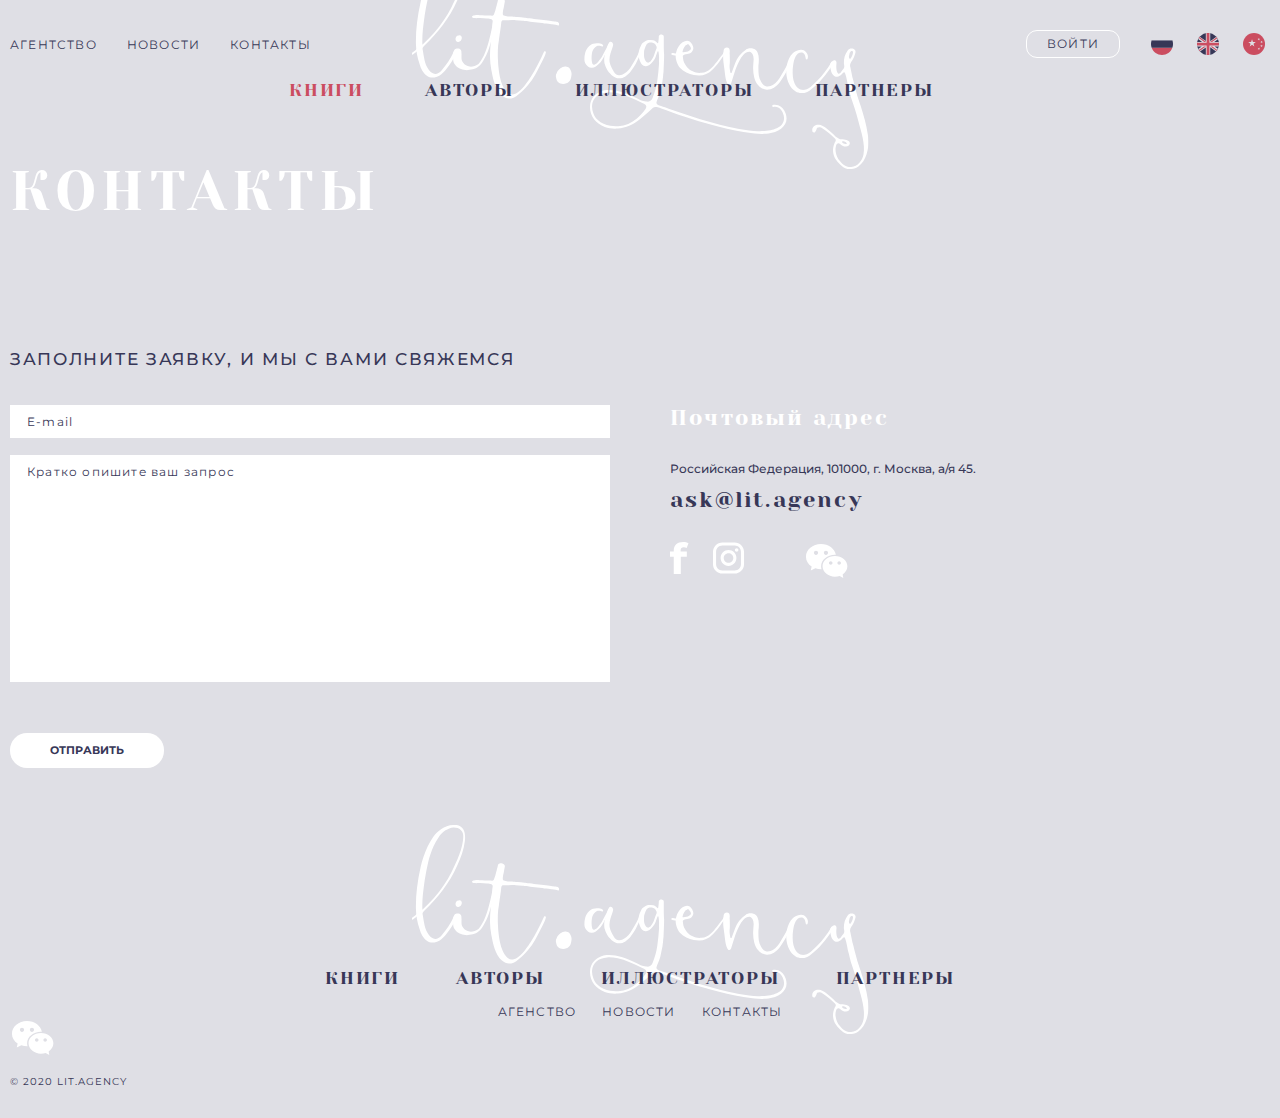
<file: contacts.html>
<!DOCTYPE html>
<html lang="ru">
<head>
    <meta charset="UTF-8">
    <meta http-equiv="X-UA-Compatible" content="IE=edge">
    <meta name="viewport" content="width=device-width, initial-scale=1.0">
    <title>Lit Agency</title>

    <link rel="preconnect" href="https://fonts.googleapis.com">
    <link rel="preconnect" href="https://fonts.gstatic.com" crossorigin>
    <link href="https://fonts.googleapis.com/css2?family=Montserrat:ital,wght@0,400;0,500;0,600;0,700;1,400;1,500;1,600;1,700&family=Yeseva+One&display=swap" rel="stylesheet">
    <link rel="stylesheet" href="css/style.css">

</head>
<body>

    <div class="sign">
        <div class="sign-container">
            <div class="sign-in-container active">
                <h1 class="sign__header">Вход в кабинет</h1>
                <form class="sign__form">
                    <input type="text" class="sign__input" placeholder="E-mail" required>
                    <input type="text" class="sign__input sign__input_last" placeholder="Пароль" required>
                    <a href="" class="sign__forgot">Забыли пароль?</a>
                    <input type="checkbox" class="sign__checkbox" id="sign__checkbox1" required>
                    <label class="sign__label" for='sign__checkbox1'>
                        <p class="sign__agreetext">Согласие на обработку персональных данных</p>
                    </label>
                    <a href="" class="sign__href" id="sign-up-href">Зарегистрироваться</a>
                    <button class="sign__button">Войти</button>
                </form>
            </div>
            <div class="sign-up-container">
                <h1 class="sign__header">Регистрация</h1>
                <form class="sign__form">
                    <input type="text" class="sign__input" placeholder="*Имя и фамилия" required>
                    <input type="text" class="sign__input" placeholder="Пароль" required>
                    <input type="text" class="sign__input sign__input_last" placeholder="E-mail" required>
                    <input type="checkbox" class="sign__checkbox" id="sign__checkbox2" required>
                    <label class="sign__label sign__label_mt" for='sign__checkbox2'>
                        <p class="sign__agreetext">Согласие на обработку персональных данных</p>
                    </label>
                    <a href="" class="sign__href" id="sign-in-href">Авторизоваться</a>
                    <button class="sign__button">Зарегистрироваться</button>
                </form>
            </div>
            <div class="forgot-container">
                <h1 class="sign__header">Забыли пароль</h1>
                <form class="sign__form">
                    <input type="text" class="sign__input" placeholder="E-mail" required>
                    <input type="checkbox" class="sign__checkbox" id="sign__checkbox2" required>
                    <button class="sign__button">Востановить пароль</button>
                </form>
            </div>
            <div class="sign__close">&#10006;</div>
        </div>
    </div>

    <header class="header">
        <nav class="menu">
            <div class="wrap">
                <div class="menu-top">
                    <div class="menu__secondary__href">
                        <a href="" class="menu__secondary__href__item">АГЕНТСТВО</a>
                        <a href="" class="menu__secondary__href__item">НОВОСТИ</a>
                        <a href="" class="menu__secondary__href__item">КОНТАКТЫ</a>
                    </div>
                    <div class="menu__language">
                        <a href="" class="sign__in_button">ВОЙТИ</a>
                        <a href="" class="language__switch"><img src="img/ru_lang.svg" alt=""></a>
                        <a href="" class="language__switch"><img src="img/en_lang.svg" alt=""></a>
                        <a href="" class="language__switch"><img src="img/ch_lang.svg" alt=""></a>
                    </div>
                </div>
                <div class="menu-bottom">
                    <div class="menu__primary__href">
                        <a href="" class="menu__primary__href__item active">КНИГИ</a>
                        <a href="" class="menu__primary__href__item">АВТОРЫ</a>
                        <a href="" class="menu__primary__href__item">ИЛЛЮСТРАТОРЫ</a>
                        <a href="" class="menu__primary__href__item">ПАРТНЕРЫ</a>
                    </div>
                </div>
            </div>
        </nav>
        <div class="menu-mobile-block">
            <a href="" class="menu-mobile-main-href">КНИГИ</a>
            <a href="" class="menu-mobile-main-href">АВТОРЫ</a>
            <a href="" class="menu-mobile-main-href">ИЛЛЮСТРАТОРЫ</a>
            <a href="" class="menu-mobile-main-href">ПАРТНЕРЫ</a>
            <a href="" class="menu-mobile-secondary-href menu-mobile-secondary-href_first">АГЕНТСТВО</a>
            <a href="" class="menu-mobile-secondary-href">НОВОСТИ</a>
            <a href="" class="menu-mobile-secondary-href">КОНТАКТЫ</a>
            <a href="" class="sign-in-mobile">ВОЙТИ</a>
            <div class="menu__language menu__language_mobile">
                <a href="" class="sign__in_button">ВОЙТИ</a>
                <a href="" class="language__switch"><img src="img/ru_lang.svg" alt=""></a>
                <a href="" class="language__switch"><img src="img/en_lang.svg" alt=""></a>
                <a href="" class="language__switch"><img src="img/ch_lang.svg" alt=""></a>
            </div>
            <div class="mobile-menu__social__media">
                <a href="">
                    <svg class="contacts-info__icon contacts-info__icon_fb">
                        <use xlink:href="img/sprite.svg#facebook"></use>
                    </svg>
                </a>
                <a href="">
                    <svg class="contacts-info__icon contacts-info__icon_inst">
                        <use xlink:href="img/sprite.svg#instagram"></use>
                    </svg>
                </a>
            </div>
            <div class="mobile-menu__social__email">
                <a href="">
                    <svg class="footer__chat">
                        <use xlink:href="img/sprite.svg#message"></use>
                    </svg>
                </a>
            </div>
            <a href="mailto:ask@lit.agency" class="mobile-menu-email">ask@lit.agency</a>
        </div>
        <div class="menu-mobile">
            <div class="menu-mobile__button">
                <span></span>
                <span></span>
                <span></span>
            </div>
            <div class="menu__language">
                <a href="" class="sign__in_button">ВОЙТИ</a>
                <a href="" class="language__switch"><img src="img/ru_lang.svg" alt=""></a>
                <a href="" class="language__switch" id="second_lang"><img src="img/en_lang.svg" alt=""></a>
                <a href="" class="language__switch" id="third_lang"><img src="img/ch_lang.svg" alt=""></a>
            </div>
        </div>
        <img src="img/lit_logo.svg" alt="" class="menu__logo">
        <div class="wrap">
            <div class="books-page-header">
                <h2 class="section__header">Контакты</h2>
            </div>
        </div>
    </header>

    <div class="wrap">
        <div class="contacts-container">
            <h2 class="contacts__header">
                Заполните заявку, и мы с вами свяжемся
            </h2>
            <div class="contacts-box">
                <form action="" class="contacts__form">
                    <input type="text" class="contacts__input" placeholder="E-mail">
                    <textarea class="contacts__input contacts__input_textarea" placeholder="Кратко опишите ваш запрос"></textarea>
                    <button class="contacts__button">Отправить</button>
                </form>
                <div class="contacts-info">
                    <p class="contacts-info__header">Почтовый адрес</p>
                    <p class="contacts-info__address">Российская Федерация, 101000, г. Москва, а/я 45.</p>
                    <p class="contacts-info__email">ask@lit.agency</p>
                    <div class="contacts-info__social">
                        <div class="contacts-info__social__media">
                            <a href="">
                                <svg class="contacts-info__icon contacts-info__icon_fb">
                                    <use xlink:href="img/sprite.svg#facebook"></use>
                                </svg>
                            </a>
                            <a href="">
                                <svg class="contacts-info__icon contacts-info__icon_inst">
                                    <use xlink:href="img/sprite.svg#instagram"></use>
                                </svg>
                            </a>
                        </div>
                        <div class="contacts-info__social__email">
                            <a href="">
                                <svg class="footer__chat">
                                    <use xlink:href="img/sprite.svg#message"></use>
                                </svg>
                            </a>
                        </div>
                    </div>
                </div>
            </div>
        </div>

        <footer class="footer"> 
            <div class="footer-container">
                <div class="footer__top__menu">
                    <a href="" class="footer__top__menu__item">Книги</a>
                    <a href="" class="footer__top__menu__item">Авторы</a>
                    <a href="" class="footer__top__menu__item">Иллюстраторы</a>
                    <a href="" class="footer__top__menu__item">Партнеры</a>
                </div>
                <div class="footer__bottom__menu">
                    <a href="" class="footer__bottom__menu__item">Агенство</a>
                    <a href="" class="footer__bottom__menu__item">Новости<a>
                    <a href="" class="footer__bottom__menu__item">Контакты</a>
                </div>

                <img src="img/lit_logo.svg" alt="" class="footer__logo">

                <a href="" class="menu-mobile-main-href menu-mobile-main-href_ft">КНИГИ</a>
                <a href="" class="menu-mobile-main-href menu-mobile-main-href_ft">АВТОРЫ</a>
                <a href="" class="menu-mobile-main-href menu-mobile-main-href_ft">ИЛЛЮСТРАТОРЫ</a>
                <a href="" class="menu-mobile-main-href menu-mobile-main-href_ft">ПАРТНЕРЫ</a>
                <a href="" class="menu-mobile-secondary-href menu-mobile-secondary-href_first  menu-mobile-secondary-href_ft">АГЕНТСТВО</a>
                <a href="" class="menu-mobile-secondary-href menu-mobile-secondary-href_ft">НОВОСТИ</a>
                <a href="" class="menu-mobile-secondary-href menu-mobile-secondary-href_ft">КОНТАКТЫ</a>
                <a href="" class="sign-in-mobile sign-in-mobile_footer">ВОЙТИ</a>
                <div class="menu__language menu__language_mobile">
                    <a href="" class="sign__in_button">ВОЙТИ</a>
                    <a href="" class="language__switch"><img src="img/ru_lang.svg" alt=""></a>
                    <a href="" class="language__switch"><img src="img/en_lang.svg" alt=""></a>
                    <a href="" class="language__switch"><img src="img/ch_lang.svg" alt=""></a>
                </div>
                <div class="mobile-menu__social__media">
                    <a href="">
                        <svg class="contacts-info__icon contacts-info__icon_fb">
                            <use xlink:href="img/sprite.svg#facebook"></use>
                        </svg>
                    </a>
                    <a href="">
                        <svg class="contacts-info__icon contacts-info__icon_inst">
                            <use xlink:href="img/sprite.svg#instagram"></use>
                        </svg>
                    </a>
                </div>
                <div class="mobile-menu__social__email">
                    <a href="">
                        <svg class="footer__chat">
                            <use xlink:href="img/sprite.svg#message"></use>
                        </svg>
                    </a>
                </div>
                <a href="mailto:ask@lit.agency" class="mobile-menu-email">ask@lit.agency</a>
            </div>
            <svg class="footer__chat footer__chat_bt">
                <use xlink:href="img/sprite.svg#message"></use>
            </svg>
            <p class="footer_rights">© 2020 LIT.AGENCY</p>
        </footer>


    </div>

    <script src = "js/general.js"></script>

</body>
</html>
</file>
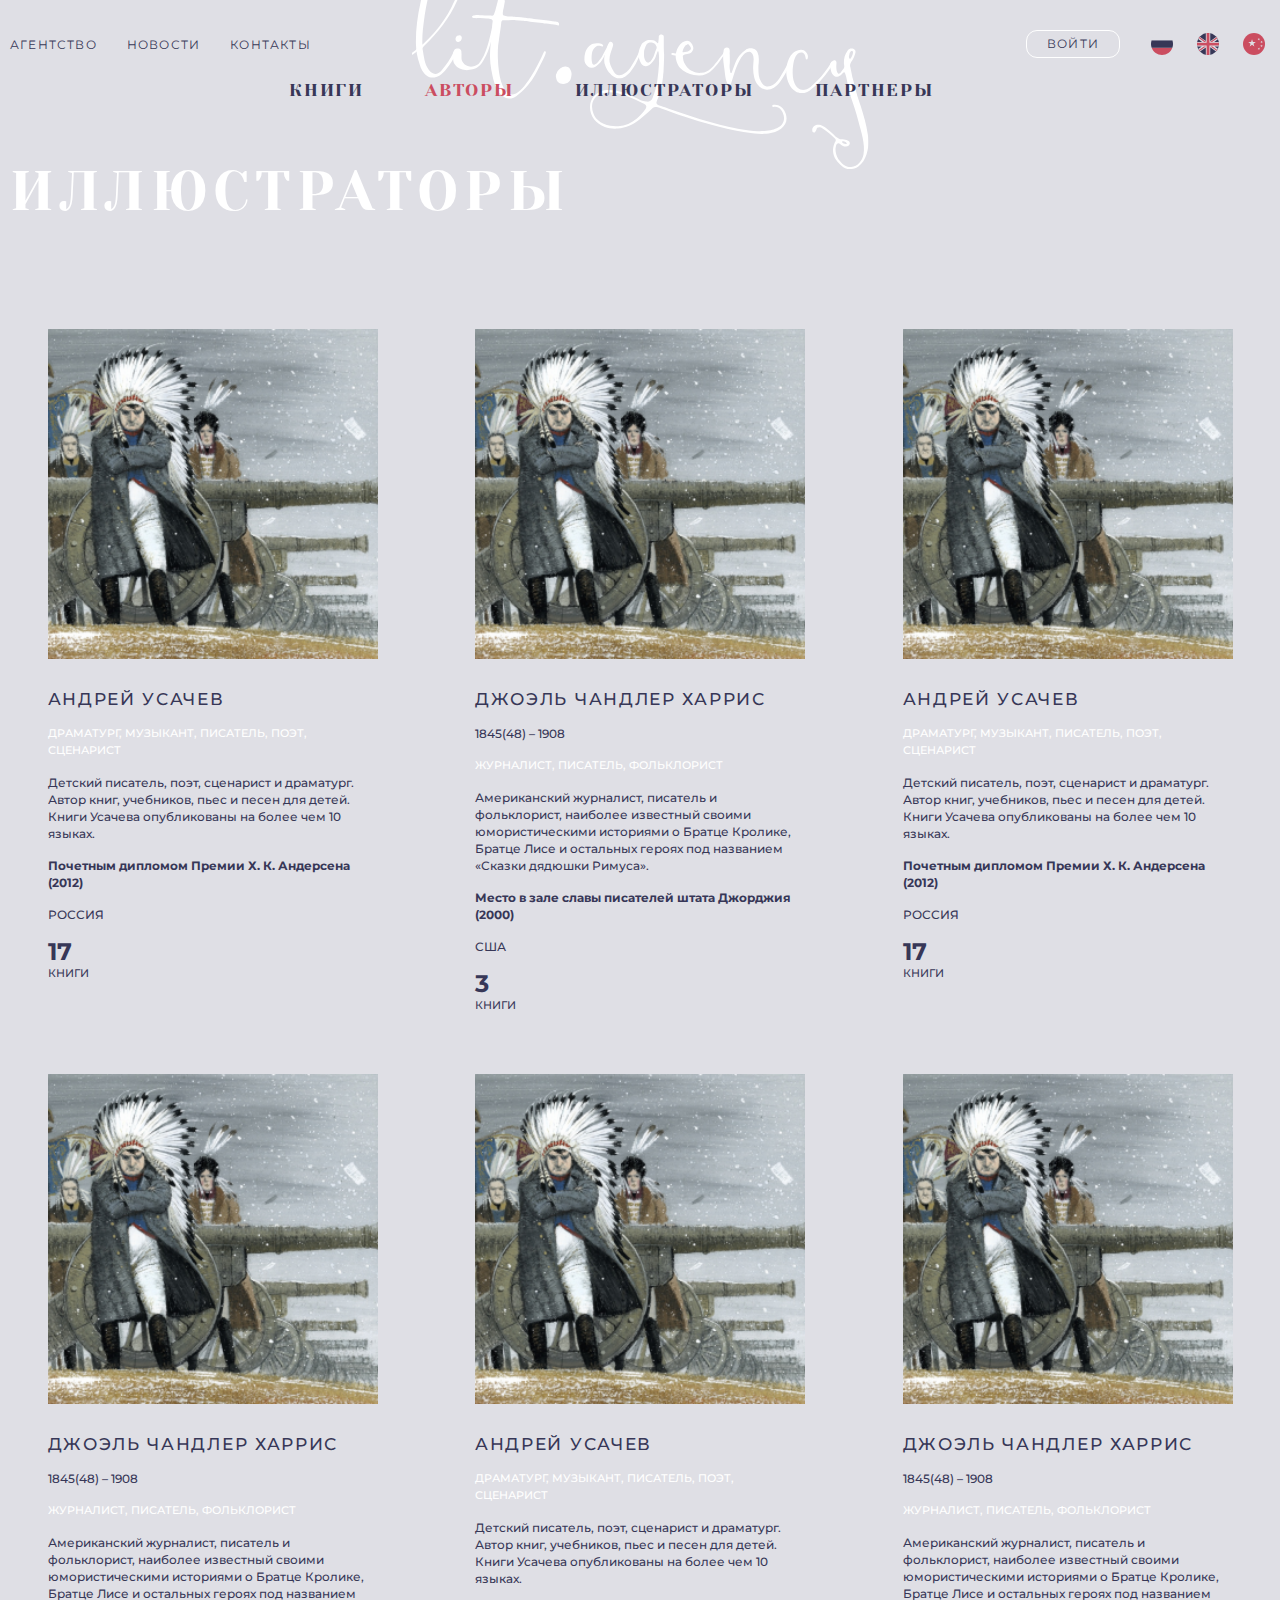
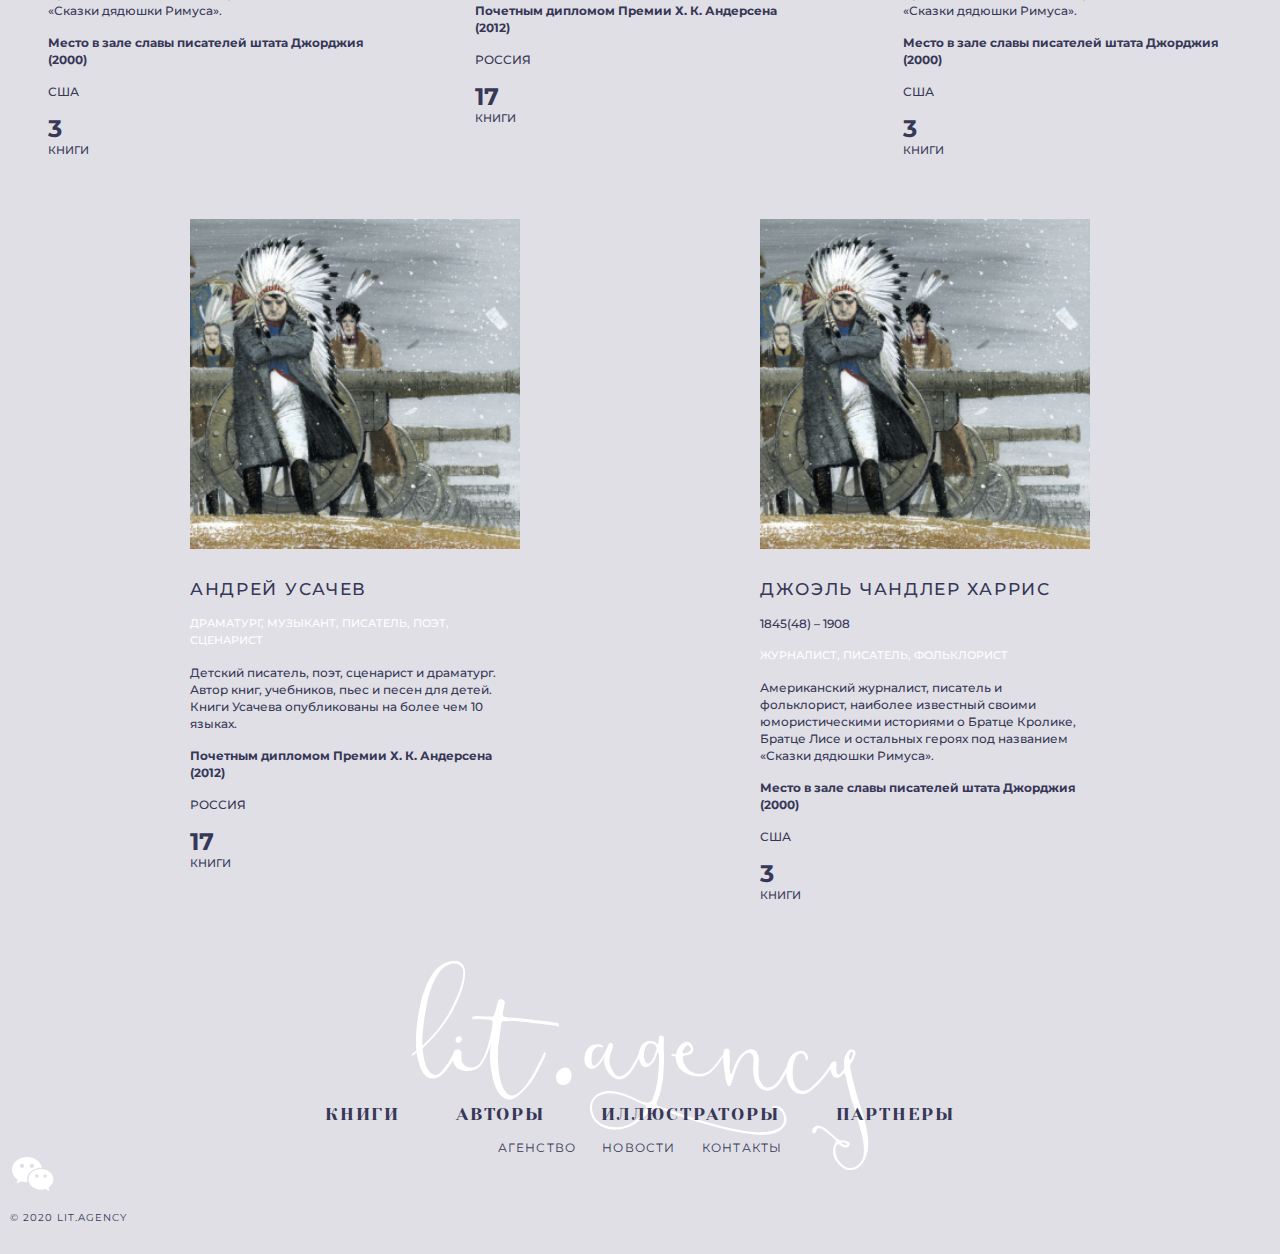
<file: illustrators-list.html>
<!DOCTYPE html>
<html lang="ru">
<head>
    <meta charset="UTF-8">
    <meta http-equiv="X-UA-Compatible" content="IE=edge">
    <meta name="viewport" content="width=device-width, initial-scale=1.0">
    <title>Lit Agency</title>

    <link rel="preconnect" href="https://fonts.googleapis.com">
    <link rel="preconnect" href="https://fonts.gstatic.com" crossorigin>
    <link href="https://fonts.googleapis.com/css2?family=Montserrat:ital,wght@0,400;0,500;0,600;0,700;1,400;1,500;1,600;1,700&family=Yeseva+One&display=swap" rel="stylesheet">
    <link rel="stylesheet" href="css/style.css">

</head>
<body>

    <div class="sign">
        <div class="sign-container">
            <div class="sign-in-container active">
                <h1 class="sign__header">Вход в кабинет</h1>
                <form class="sign__form">
                    <input type="text" class="sign__input" placeholder="E-mail" required>
                    <input type="text" class="sign__input sign__input_last" placeholder="Пароль" required>
                    <a href="" class="sign__forgot">Забыли пароль?</a>
                    <input type="checkbox" class="sign__checkbox" id="sign__checkbox1" required>
                    <label class="sign__label" for='sign__checkbox1'>
                        <p class="sign__agreetext">Согласие на обработку персональных данных</p>
                    </label>
                    <a href="" class="sign__href" id="sign-up-href">Зарегистрироваться</a>
                    <button class="sign__button">Войти</button>
                </form>
            </div>
            <div class="sign-up-container">
                <h1 class="sign__header">Регистрация</h1>
                <form class="sign__form">
                    <input type="text" class="sign__input" placeholder="*Имя и фамилия" required>
                    <input type="text" class="sign__input" placeholder="Пароль" required>
                    <input type="text" class="sign__input sign__input_last" placeholder="E-mail" required>
                    <input type="checkbox" class="sign__checkbox" id="sign__checkbox2" required>
                    <label class="sign__label sign__label_mt" for='sign__checkbox2'>
                        <p class="sign__agreetext">Согласие на обработку персональных данных</p>
                    </label>
                    <a href="" class="sign__href" id="sign-in-href">Авторизоваться</a>
                    <button class="sign__button">Зарегистрироваться</button>
                </form>
            </div>
            <div class="forgot-container">
                <h1 class="sign__header">Забыли пароль</h1>
                <form class="sign__form">
                    <input type="text" class="sign__input" placeholder="E-mail" required>
                    <input type="checkbox" class="sign__checkbox" id="sign__checkbox2" required>
                    <button class="sign__button">Востановить пароль</button>
                </form>
            </div>
            <div class="sign__close">&#10006;</div>
        </div>
    </div>

    <header class="header">
        <nav class="menu">
            <div class="wrap">
                <div class="menu-top">
                    <div class="menu__secondary__href">
                        <a href="" class="menu__secondary__href__item">АГЕНТСТВО</a>
                        <a href="" class="menu__secondary__href__item">НОВОСТИ</a>
                        <a href="" class="menu__secondary__href__item">КОНТАКТЫ</a>
                    </div>
                    <div class="menu__language">
                        <a href="" class="sign__in_button">ВОЙТИ</a>
                        <a href="" class="language__switch"><img src="img/ru_lang.svg" alt=""></a>
                        <a href="" class="language__switch"><img src="img/en_lang.svg" alt=""></a>
                        <a href="" class="language__switch"><img src="img/ch_lang.svg" alt=""></a>
                    </div>
                </div>
                <div class="menu-bottom">
                    <div class="menu__primary__href">
                        <a href="" class="menu__primary__href__item">КНИГИ</a>
                        <a href="" class="menu__primary__href__item active">АВТОРЫ</a>
                        <a href="" class="menu__primary__href__item">ИЛЛЮСТРАТОРЫ</a>
                        <a href="" class="menu__primary__href__item">ПАРТНЕРЫ</a>
                    </div>
                </div>
            </div>
        </nav>
        <div class="menu-mobile-block">
            <a href="" class="menu-mobile-main-href">КНИГИ</a>
            <a href="" class="menu-mobile-main-href">АВТОРЫ</a>
            <a href="" class="menu-mobile-main-href">ИЛЛЮСТРАТОРЫ</a>
            <a href="" class="menu-mobile-main-href">ПАРТНЕРЫ</a>
            <a href="" class="menu-mobile-secondary-href menu-mobile-secondary-href_first">АГЕНТСТВО</a>
            <a href="" class="menu-mobile-secondary-href">НОВОСТИ</a>
            <a href="" class="menu-mobile-secondary-href">КОНТАКТЫ</a>
            <a href="" class="sign-in-mobile">ВОЙТИ</a>
            <div class="menu__language menu__language_mobile">
                <a href="" class="sign__in_button">ВОЙТИ</a>
                <a href="" class="language__switch"><img src="img/ru_lang.svg" alt=""></a>
                <a href="" class="language__switch"><img src="img/en_lang.svg" alt=""></a>
                <a href="" class="language__switch"><img src="img/ch_lang.svg" alt=""></a>
            </div>
            <div class="mobile-menu__social__media">
                <a href="">
                    <svg class="contacts-info__icon contacts-info__icon_fb">
                        <use xlink:href="img/sprite.svg#facebook"></use>
                    </svg>
                </a>
                <a href="">
                    <svg class="contacts-info__icon contacts-info__icon_inst">
                        <use xlink:href="img/sprite.svg#instagram"></use>
                    </svg>
                </a>
            </div>
            <div class="mobile-menu__social__email">
                <a href="">
                    <svg class="footer__chat">
                        <use xlink:href="img/sprite.svg#message"></use>
                    </svg>
                </a>
            </div>
            <a href="mailto:ask@lit.agency" class="mobile-menu-email">ask@lit.agency</a>
        </div>
        <div class="menu-mobile">
            <div class="menu-mobile__button">
                <span></span>
                <span></span>
                <span></span>
            </div>
            <div class="menu__language">
                <a href="" class="sign__in_button">ВОЙТИ</a>
                <a href="" class="language__switch"><img src="img/ru_lang.svg" alt=""></a>
                <a href="" class="language__switch" id="second_lang"><img src="img/en_lang.svg" alt=""></a>
                <a href="" class="language__switch" id="third_lang"><img src="img/ch_lang.svg" alt=""></a>
            </div>
        </div>
        <img src="img/lit_logo.svg" alt="" class="menu__logo">
        <div class="wrap">
            <div class="books-page-header">
                <h2 class="section__header">ИЛЛЮСТРАТОРЫ</h2>
            </div>
        </div>
    </header>

    <div class="wrap">
        <div class="authors-list-container">
            <div class="authors-list-container__item">
                <a href="">
                    <div class="illustrators-image">
                        <img src="img/ill-list.png" alt="" class="illustrators-list-container__img">
                    </div>
                    <p class="authors-list-container__name">АНДРЕЙ УСАЧЕВ</p>
                    <p class="authors-list-container__prof">ДРАМАТУРГ, МУЗЫКАНТ, ПИСАТЕЛЬ, ПОЭТ, СЦЕНАРИСТ</p>
                    <p class="authors-list-container__desc">Детский писатель, поэт, сценарист и драматург. Автор книг, учебников, пьес и песен для детей. Книги Усачева опубликованы на более чем 10 языках.</p>
                    <p class="authors-list-container__awards">Почетным дипломом Премии Х. К. Андерсена (2012)</p>
                    <p class="authors-list-container__country">РОССИЯ</p>
                    <p class="authors-list-container__amount">17</p>
                    <p class="authors-list-container__books">книги</p>
                </a>
            </div>
            <div class="authors-list-container__item">
                <a href="">
                    <div class="illustrators-image">
                        <img src="img/ill-list.png" alt="" class="illustrators-list-container__img">
                    </div>
                    <p class="authors-list-container__name">Джоэль Чандлер Харрис</p>
                    <p class="authors-list-container__years">1845(48) – 1908</p>
                    <p class="authors-list-container__prof">ЖУРНАЛИСТ, ПИСАТЕЛЬ, ФОЛЬКЛОРИСТ</p>
                    <p class="authors-list-container__desc">Американский журналист, писатель и фольклорист, наиболее известный своими юмористическими историями о Братце Кролике, Братце Лисе и остальных героях под названием «Сказки дядюшки Римуса».</p>
                    <p class="authors-list-container__awards">Место в зале славы писателей штата Джорджия (2000)</p>
                    <p class="authors-list-container__country">США</p>
                    <p class="authors-list-container__amount">3</p>
                    <p class="authors-list-container__books">книги</p>
                </a>
            </div>
            <div class="authors-list-container__item">
                <a href="">
                    <div class="illustrators-image">
                        <img src="img/ill-list.png" alt="" class="illustrators-list-container__img">
                    </div>
                    <p class="authors-list-container__name">АНДРЕЙ УСАЧЕВ</p>
                    <p class="authors-list-container__prof">ДРАМАТУРГ, МУЗЫКАНТ, ПИСАТЕЛЬ, ПОЭТ, СЦЕНАРИСТ</p>
                    <p class="authors-list-container__desc">Детский писатель, поэт, сценарист и драматург. Автор книг, учебников, пьес и песен для детей. Книги Усачева опубликованы на более чем 10 языках.</p>
                    <p class="authors-list-container__awards">Почетным дипломом Премии Х. К. Андерсена (2012)</p>
                    <p class="authors-list-container__country">РОССИЯ</p>
                    <p class="authors-list-container__amount">17</p>
                    <p class="authors-list-container__books">книги</p>
                </a>
            </div>
            <div class="authors-list-container__item">
                <a href="">
                    <div class="illustrators-image">
                        <img src="img/ill-list.png" alt="" class="illustrators-list-container__img">
                    </div>
                    <p class="authors-list-container__name">Джоэль Чандлер Харрис</p>
                    <p class="authors-list-container__years">1845(48) – 1908</p>
                    <p class="authors-list-container__prof">ЖУРНАЛИСТ, ПИСАТЕЛЬ, ФОЛЬКЛОРИСТ</p>
                    <p class="authors-list-container__desc">Американский журналист, писатель и фольклорист, наиболее известный своими юмористическими историями о Братце Кролике, Братце Лисе и остальных героях под названием «Сказки дядюшки Римуса».</p>
                    <p class="authors-list-container__awards">Место в зале славы писателей штата Джорджия (2000)</p>
                    <p class="authors-list-container__country">США</p>
                    <p class="authors-list-container__amount">3</p>
                    <p class="authors-list-container__books">книги</p>
                </a>
            </div>
            <div class="authors-list-container__item">
                <a href="">
                    <div class="illustrators-image">
                        <img src="img/ill-list.png" alt="" class="illustrators-list-container__img">
                    </div>
                    <p class="authors-list-container__name">АНДРЕЙ УСАЧЕВ</p>
                    <p class="authors-list-container__prof">ДРАМАТУРГ, МУЗЫКАНТ, ПИСАТЕЛЬ, ПОЭТ, СЦЕНАРИСТ</p>
                    <p class="authors-list-container__desc">Детский писатель, поэт, сценарист и драматург. Автор книг, учебников, пьес и песен для детей. Книги Усачева опубликованы на более чем 10 языках.</p>
                    <p class="authors-list-container__awards">Почетным дипломом Премии Х. К. Андерсена (2012)</p>
                    <p class="authors-list-container__country">РОССИЯ</p>
                    <p class="authors-list-container__amount">17</p>
                    <p class="authors-list-container__books">книги</p>
                </a>
            </div>
            <div class="authors-list-container__item">
                <a href="">
                    <div class="illustrators-image">
                        <img src="img/ill-list.png" alt="" class="illustrators-list-container__img">
                    </div>
                    <p class="authors-list-container__name">Джоэль Чандлер Харрис</p>
                    <p class="authors-list-container__years">1845(48) – 1908</p>
                    <p class="authors-list-container__prof">ЖУРНАЛИСТ, ПИСАТЕЛЬ, ФОЛЬКЛОРИСТ</p>
                    <p class="authors-list-container__desc">Американский журналист, писатель и фольклорист, наиболее известный своими юмористическими историями о Братце Кролике, Братце Лисе и остальных героях под названием «Сказки дядюшки Римуса».</p>
                    <p class="authors-list-container__awards">Место в зале славы писателей штата Джорджия (2000)</p>
                    <p class="authors-list-container__country">США</p>
                    <p class="authors-list-container__amount">3</p>
                    <p class="authors-list-container__books">книги</p>
                </a>
            </div>
            <div class="authors-list-container__item">
                <a href="">
                    <div class="illustrators-image">
                        <img src="img/ill-list.png" alt="" class="illustrators-list-container__img">
                    </div>
                    <p class="authors-list-container__name">АНДРЕЙ УСАЧЕВ</p>
                    <p class="authors-list-container__prof">ДРАМАТУРГ, МУЗЫКАНТ, ПИСАТЕЛЬ, ПОЭТ, СЦЕНАРИСТ</p>
                    <p class="authors-list-container__desc">Детский писатель, поэт, сценарист и драматург. Автор книг, учебников, пьес и песен для детей. Книги Усачева опубликованы на более чем 10 языках.</p>
                    <p class="authors-list-container__awards">Почетным дипломом Премии Х. К. Андерсена (2012)</p>
                    <p class="authors-list-container__country">РОССИЯ</p>
                    <p class="authors-list-container__amount">17</p>
                    <p class="authors-list-container__books">книги</p>
                </a>
            </div>
            <div class="authors-list-container__item">
                <a href="">
                    <div class="illustrators-image">
                        <img src="img/ill-list.png" alt="" class="illustrators-list-container__img">
                    </div>
                    <p class="authors-list-container__name">Джоэль Чандлер Харрис</p>
                    <p class="authors-list-container__years">1845(48) – 1908</p>
                    <p class="authors-list-container__prof">ЖУРНАЛИСТ, ПИСАТЕЛЬ, ФОЛЬКЛОРИСТ</p>
                    <p class="authors-list-container__desc">Американский журналист, писатель и фольклорист, наиболее известный своими юмористическими историями о Братце Кролике, Братце Лисе и остальных героях под названием «Сказки дядюшки Римуса».</p>
                    <p class="authors-list-container__awards">Место в зале славы писателей штата Джорджия (2000)</p>
                    <p class="authors-list-container__country">США</p>
                    <p class="authors-list-container__amount">3</p>
                    <p class="authors-list-container__books">книги</p>
                </a>
            </div>
        </div>

        <footer class="footer"> 
            <div class="footer-container">
                <div class="footer__top__menu">
                    <a href="" class="footer__top__menu__item">Книги</a>
                    <a href="" class="footer__top__menu__item">Авторы</a>
                    <a href="" class="footer__top__menu__item">Иллюстраторы</a>
                    <a href="" class="footer__top__menu__item">Партнеры</a>
                </div>
                <div class="footer__bottom__menu">
                    <a href="" class="footer__bottom__menu__item">Агенство</a>
                    <a href="" class="footer__bottom__menu__item">Новости<a>
                    <a href="" class="footer__bottom__menu__item">Контакты</a>
                </div>

                <img src="img/lit_logo.svg" alt="" class="footer__logo">

                <a href="" class="menu-mobile-main-href menu-mobile-main-href_ft">КНИГИ</a>
                <a href="" class="menu-mobile-main-href menu-mobile-main-href_ft">АВТОРЫ</a>
                <a href="" class="menu-mobile-main-href menu-mobile-main-href_ft">ИЛЛЮСТРАТОРЫ</a>
                <a href="" class="menu-mobile-main-href menu-mobile-main-href_ft">ПАРТНЕРЫ</a>
                <a href="" class="menu-mobile-secondary-href menu-mobile-secondary-href_first  menu-mobile-secondary-href_ft">АГЕНТСТВО</a>
                <a href="" class="menu-mobile-secondary-href menu-mobile-secondary-href_ft">НОВОСТИ</a>
                <a href="" class="menu-mobile-secondary-href menu-mobile-secondary-href_ft">КОНТАКТЫ</a>
                <a href="" class="sign-in-mobile sign-in-mobile_footer">ВОЙТИ</a>
                <div class="menu__language menu__language_mobile">
                    <a href="" class="sign__in_button">ВОЙТИ</a>
                    <a href="" class="language__switch"><img src="img/ru_lang.svg" alt=""></a>
                    <a href="" class="language__switch"><img src="img/en_lang.svg" alt=""></a>
                    <a href="" class="language__switch"><img src="img/ch_lang.svg" alt=""></a>
                </div>
                <div class="mobile-menu__social__media">
                    <a href="">
                        <svg class="contacts-info__icon contacts-info__icon_fb">
                            <use xlink:href="img/sprite.svg#facebook"></use>
                        </svg>
                    </a>
                    <a href="">
                        <svg class="contacts-info__icon contacts-info__icon_inst">
                            <use xlink:href="img/sprite.svg#instagram"></use>
                        </svg>
                    </a>
                </div>
                <div class="mobile-menu__social__email">
                    <a href="">
                        <svg class="footer__chat">
                            <use xlink:href="img/sprite.svg#message"></use>
                        </svg>
                    </a>
                </div>
                <a href="mailto:ask@lit.agency" class="mobile-menu-email">ask@lit.agency</a>
            </div>
            <svg class="footer__chat footer__chat_bt">
                <use xlink:href="img/sprite.svg#message"></use>
            </svg>
            <p class="footer_rights">© 2020 LIT.AGENCY</p>
        </footer>


    </div>

    

    <script src="js/general.js"></script>

</body>
</html>
</file>
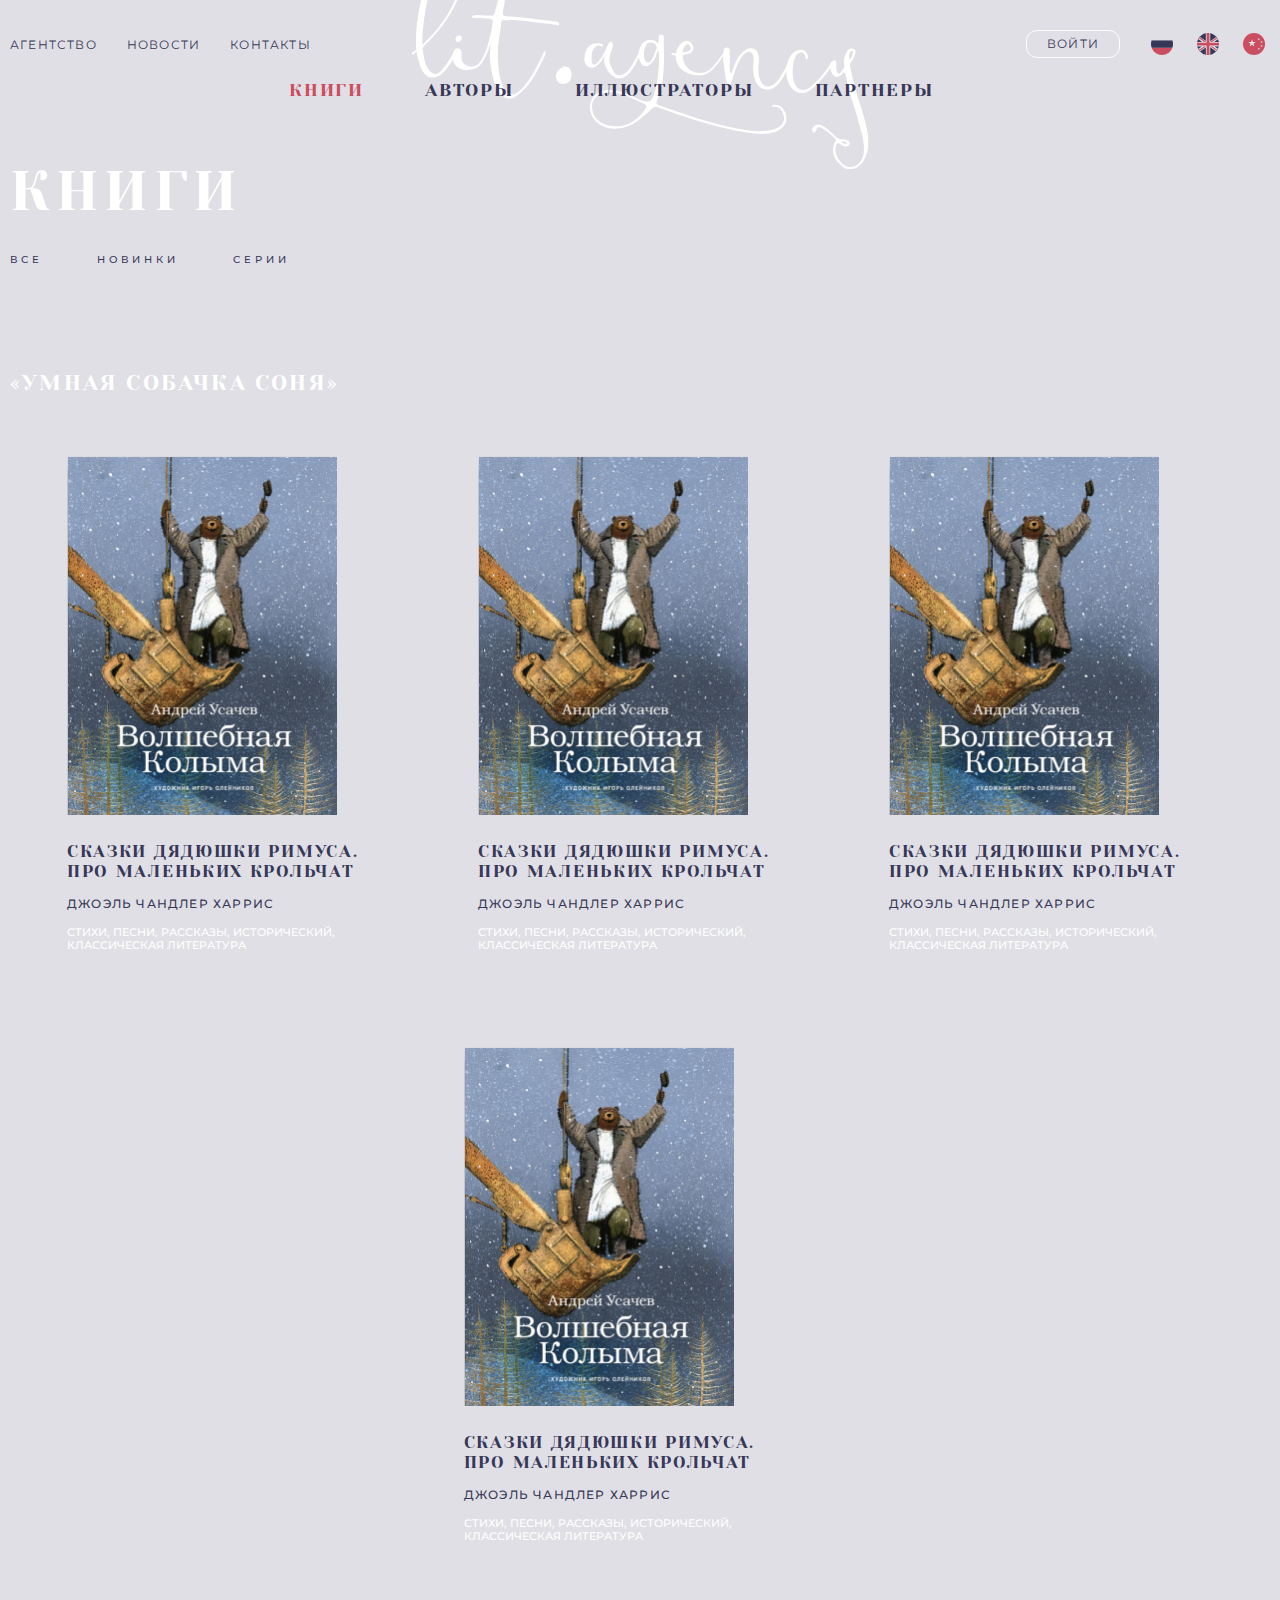
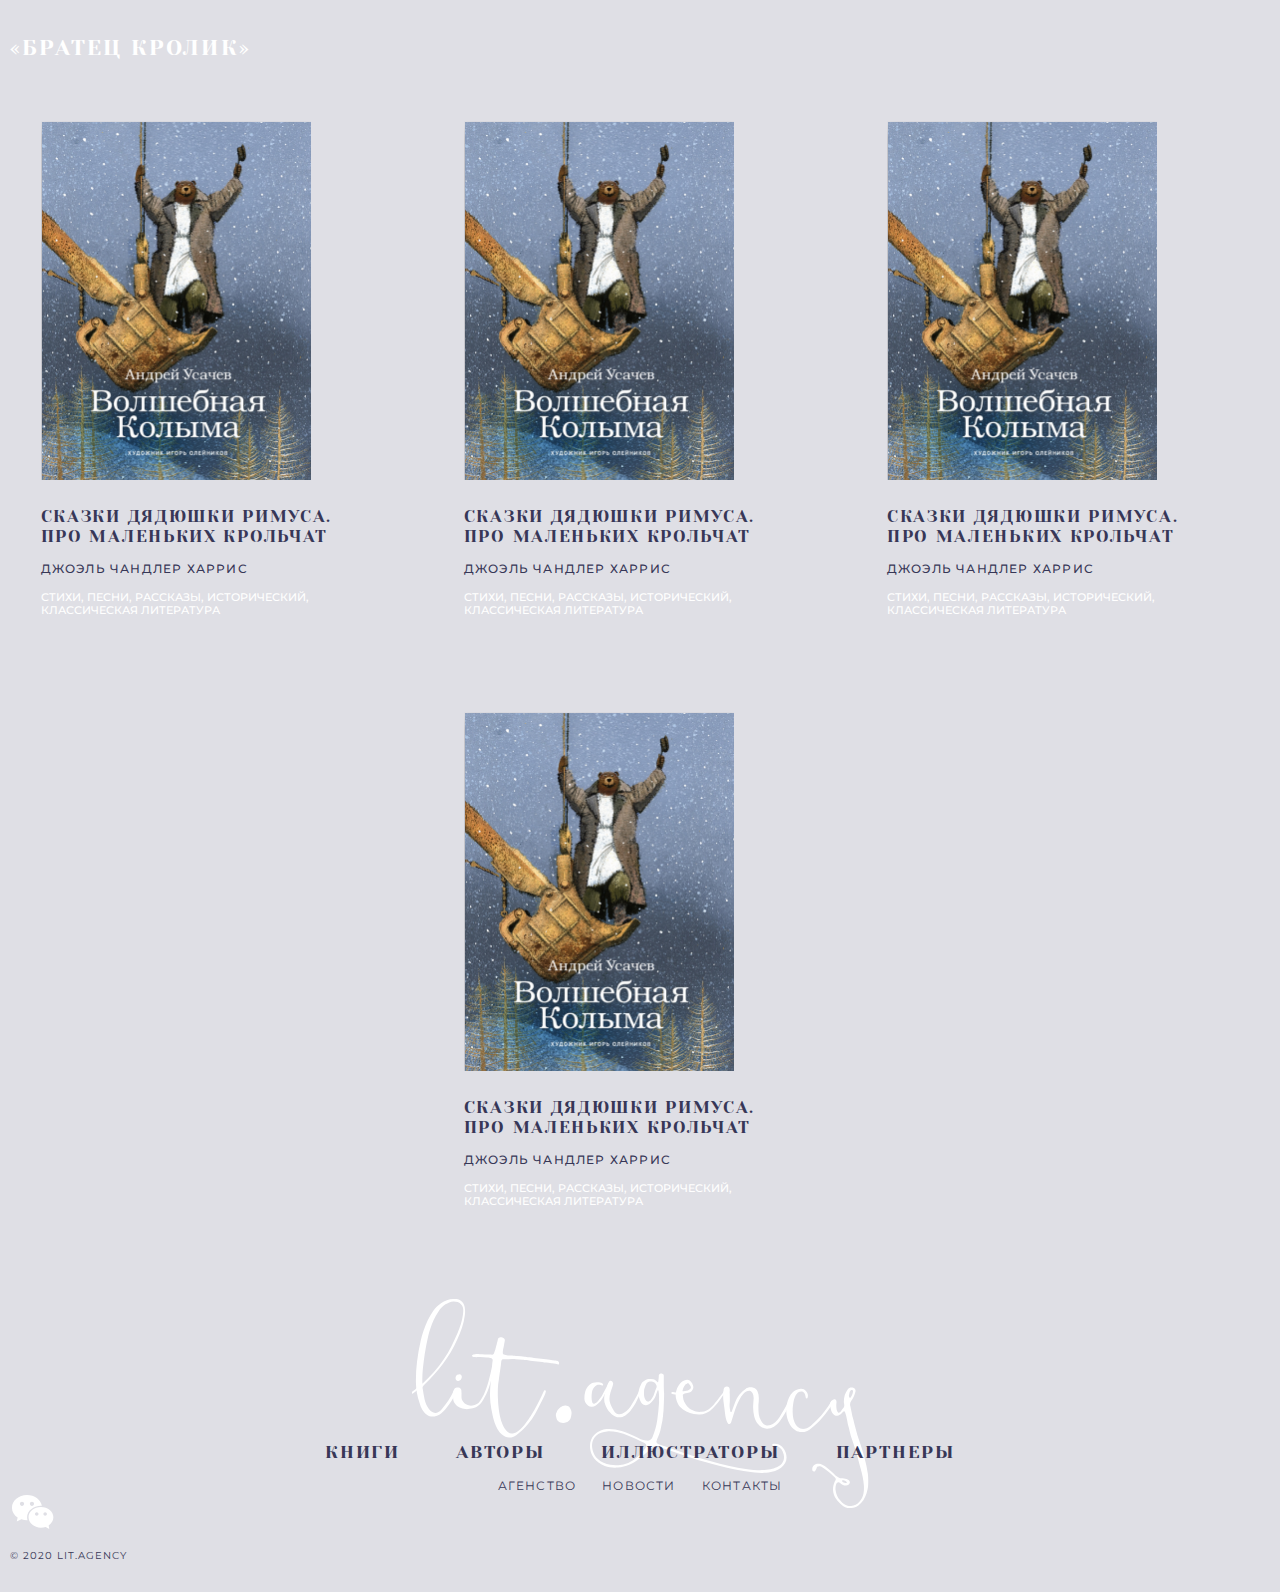
<file: series.html>
<!DOCTYPE html>
<html lang="ru">
<head>
    <meta charset="UTF-8">
    <meta http-equiv="X-UA-Compatible" content="IE=edge">
    <meta name="viewport" content="width=device-width, initial-scale=1.0">
    <title>Lit Agency</title>

    <link rel="preconnect" href="https://fonts.googleapis.com">
    <link rel="preconnect" href="https://fonts.gstatic.com" crossorigin>
    <link href="https://fonts.googleapis.com/css2?family=Montserrat:ital,wght@0,400;0,500;0,600;0,700;1,400;1,500;1,600;1,700&family=Yeseva+One&display=swap" rel="stylesheet">
    <link rel="stylesheet" href="css/style.css">

</head>

<body>
    

    <div class="sign">
        <div class="sign-container">
            <div class="sign-in-container active">
                <h1 class="sign__header">Вход в кабинет</h1>
                <form class="sign__form">
                    <input type="text" class="sign__input" placeholder="E-mail" required>
                    <input type="text" class="sign__input sign__input_last" placeholder="Пароль" required>
                    <a href="" class="sign__forgot">Забыли пароль?</a>
                    <input type="checkbox" class="sign__checkbox" id="sign__checkbox1" required>
                    <label class="sign__label" for='sign__checkbox1'>
                        <p class="sign__agreetext">Согласие на обработку персональных данных</p>
                    </label>
                    <a href="" class="sign__href" id="sign-up-href">Зарегистрироваться</a>
                    <button class="sign__button">Войти</button>
                </form>
            </div>
            <div class="sign-up-container">
                <h1 class="sign__header">Регистрация</h1>
                <form class="sign__form">
                    <input type="text" class="sign__input" placeholder="*Имя и фамилия" required>
                    <input type="text" class="sign__input" placeholder="Пароль" required>
                    <input type="text" class="sign__input sign__input_last" placeholder="E-mail" required>
                    <input type="checkbox" class="sign__checkbox" id="sign__checkbox2" required>
                    <label class="sign__label sign__label_mt" for='sign__checkbox2'>
                        <p class="sign__agreetext">Согласие на обработку персональных данных</p>
                    </label>
                    <a href="" class="sign__href" id="sign-in-href">Авторизоваться</a>
                    <button class="sign__button">Зарегистрироваться</button>
                </form>
            </div>
            <div class="forgot-container">
                <h1 class="sign__header">Забыли пароль</h1>
                <form class="sign__form">
                    <input type="text" class="sign__input" placeholder="E-mail" required>
                    <input type="checkbox" class="sign__checkbox" id="sign__checkbox2" required>
                    <button class="sign__button">Востановить пароль</button>
                </form>
            </div>
            <div class="sign__close">&#10006;</div>
        </div>
    </div>

    <header class="header">
        <nav class="menu">
            <div class="wrap">
                <div class="menu-top">
                    <div class="menu__secondary__href">
                        <a href="" class="menu__secondary__href__item">АГЕНТСТВО</a>
                        <a href="" class="menu__secondary__href__item">НОВОСТИ</a>
                        <a href="" class="menu__secondary__href__item">КОНТАКТЫ</a>
                    </div>
                    <div class="menu__language">
                        <a href="" class="sign__in_button">ВОЙТИ</a>
                        <a href="" class="language__switch"><img src="img/ru_lang.svg" alt=""></a>
                        <a href="" class="language__switch"><img src="img/en_lang.svg" alt=""></a>
                        <a href="" class="language__switch"><img src="img/ch_lang.svg" alt=""></a>
                    </div>
                </div>
                <div class="menu-bottom">
                    <div class="menu__primary__href">
                        <a href="" class="menu__primary__href__item active">КНИГИ</a>
                        <a href="" class="menu__primary__href__item">АВТОРЫ</a>
                        <a href="" class="menu__primary__href__item">ИЛЛЮСТРАТОРЫ</a>
                        <a href="" class="menu__primary__href__item">ПАРТНЕРЫ</a>
                    </div>
                </div>
            </div>
        </nav>
        <div class="menu-mobile-block">
            <a href="" class="menu-mobile-main-href">КНИГИ</a>
            <a href="" class="menu-mobile-main-href">АВТОРЫ</a>
            <a href="" class="menu-mobile-main-href">ИЛЛЮСТРАТОРЫ</a>
            <a href="" class="menu-mobile-main-href">ПАРТНЕРЫ</a>
            <a href="" class="menu-mobile-secondary-href menu-mobile-secondary-href_first">АГЕНТСТВО</a>
            <a href="" class="menu-mobile-secondary-href">НОВОСТИ</a>
            <a href="" class="menu-mobile-secondary-href">КОНТАКТЫ</a>
            <a href="" class="sign-in-mobile">ВОЙТИ</a>
            <div class="menu__language menu__language_mobile">
                <a href="" class="sign__in_button">ВОЙТИ</a>
                <a href="" class="language__switch"><img src="img/ru_lang.svg" alt=""></a>
                <a href="" class="language__switch"><img src="img/en_lang.svg" alt=""></a>
                <a href="" class="language__switch"><img src="img/ch_lang.svg" alt=""></a>
            </div>
            <div class="mobile-menu__social__media">
                <a href="">
                    <svg class="contacts-info__icon contacts-info__icon_fb">
                        <use xlink:href="img/sprite.svg#facebook"></use>
                    </svg>
                </a>
                <a href="">
                    <svg class="contacts-info__icon contacts-info__icon_inst">
                        <use xlink:href="img/sprite.svg#instagram"></use>
                    </svg>
                </a>
            </div>
            <div class="mobile-menu__social__email">
                <a href="">
                    <svg class="footer__chat">
                        <use xlink:href="img/sprite.svg#message"></use>
                    </svg>
                </a>
            </div>
            <a href="mailto:ask@lit.agency" class="mobile-menu-email">ask@lit.agency</a>
        </div>
        <div class="menu-mobile">
            <div class="menu-mobile__button">
                <span></span>
                <span></span>
                <span></span>
            </div>
            <div class="menu__language">
                <a href="" class="sign__in_button">ВОЙТИ</a>
                <a href="" class="language__switch"><img src="img/ru_lang.svg" alt=""></a>
                <a href="" class="language__switch" id="second_lang"><img src="img/en_lang.svg" alt=""></a>
                <a href="" class="language__switch" id="third_lang"><img src="img/ch_lang.svg" alt=""></a>
            </div>
        </div>
        <img src="img/lit_logo.svg" alt="" class="menu__logo">
        <div class="wrap">
            <div class="books-page-header">
                <h2 class="section__header">КНИГИ</h2>
                <div class="pagination-href">
                    <a href="" class="pagination__item">ВСЕ</a>
                    <a href="" class="pagination__item">НОВИНКИ</a>
                    <a href="" class="pagination__item">СЕРИИ</a>
                </div>
            </div>
        </div>
    </header>

    <div class="wrap">
        <div class="series-container">
            <h2 class="series-container__name">«УМНАЯ СОБАЧКА СОНЯ»</h2>
            <div class="series-container-book">
                <a href="">
                    <div class="book-container__item series-container__item" data-index-books='book1'>
                        <div class="book-container__info">
                            <img src="img/first_book.png" alt="" class="book-container__img" data-index-books='book1'>
                            <div class="book-container__desc" data-index-books='book1'>
                                <div class="book-container__desc__top">
                                    <p class="book-container__age">0+</p>
                                    <p class="book-container__serious"><span>Серия </span>4 книги</p>
                                    <p class="book-container__ildesc"><span>Иллюстрации</p>
                                    <p class="book-container__ilauthor"><span>ЕВГЕНИЙ АНТОНЕНКОВ</p>
                                    <p class="book-container__hoverdesc">Продолжение книги «Умная собачка Соня». Стихи и песни, которые маленькая собачка записывала в своем дневнике.</p>
                                </div>
                                <div class="book-container__desc__bottom">
                                    <p class="book-container__madein"><span>ИЗДАНА В: </span>РОССИЯ</p>
                                </div>
                            </div>
                        </div>
                        <p class="book-container__name">СКАЗКИ ДЯДЮШКИ РИМУСА. ПРО МАЛЕНЬКИХ КРОЛЬЧАТ</p>
                        <p class="book-container__author">ДЖОЭЛЬ ЧАНДЛЕР ХАРРИС</p>
                        <p class="book-container__tags">СТИХИ, ПЕСНИ, РАССКАЗЫ, ИСТОРИЧЕСКИЙ, КЛАССИЧЕСКАЯ ЛИТЕРАТУРА</p>
                        <a class="book-container__more" href="" data-index-books='book1'>ПОДРОБНЕЕ</a>
                    </a>
                </div>
                <div class="book-container__item series-container__item" data-index-books='book2'>
                    <a href="">
                        <div class="book-container__info">
                            <img src="img/first_book.png" alt="" class="book-container__img" data-index-books='book2'>
                            <div class="book-container__desc" data-index-books='book2'>
                                <div class="book-container__desc__top">
                                    <p class="book-container__age">0+</p>
                                    <p class="book-container__serious"><span>Серия </span>4 книги</p>
                                    <p class="book-container__ildesc"><span>Иллюстрации</p>
                                    <p class="book-container__ilauthor"><span>ЕВГЕНИЙ АНТОНЕНКОВ</p>
                                    <p class="book-container__hoverdesc">Продолжение книги «Умная собачка Соня». Стихи и песни, которые маленькая собачка записывала в своем дневнике.</p>
                                </div>
                                <div class="book-container__desc__bottom">
                                    <p class="book-container__madein"><span>ИЗДАНА В: </span>РОССИЯ</p>
                                </div>
                            </div>
                        </div>
                        <p class="book-container__name">СКАЗКИ ДЯДЮШКИ РИМУСА. ПРО МАЛЕНЬКИХ КРОЛЬЧАТ</p>
                        <p class="book-container__author">ДЖОЭЛЬ ЧАНДЛЕР ХАРРИС</p>
                        <p class="book-container__tags">СТИХИ, ПЕСНИ, РАССКАЗЫ, ИСТОРИЧЕСКИЙ, КЛАССИЧЕСКАЯ ЛИТЕРАТУРА</p>
                        <a class="book-container__more" href="" data-index-books='book2'>ПОДРОБНЕЕ</a>
                    </a>
                </div>
                <div class="book-container__item series-container__item" data-index-books='book3'>
                    <a href="">
                        <div class="book-container__info">
                            <img src="img/first_book.png" alt="" class="book-container__img" data-index-books='book3'>
                            <div class="book-container__desc" data-index-books='book3'>
                                <div class="book-container__desc__top">
                                    <p class="book-container__age">0+</p>
                                    <p class="book-container__serious"><span>Серия </span>4 книги</p>
                                    <p class="book-container__ildesc"><span>Иллюстрации</p>
                                    <p class="book-container__ilauthor"><span>ЕВГЕНИЙ АНТОНЕНКОВ</p>
                                    <p class="book-container__hoverdesc">Продолжение книги «Умная собачка Соня». Стихи и песни, которые маленькая собачка записывала в своем дневнике.</p>
                                </div>
                                <div class="book-container__desc__bottom">
                                    <p class="book-container__madein"><span>ИЗДАНА В: </span>РОССИЯ</p>
                                </div>
                            </div>
                        </div>
                        <p class="book-container__name">СКАЗКИ ДЯДЮШКИ РИМУСА. ПРО МАЛЕНЬКИХ КРОЛЬЧАТ</p>
                        <p class="book-container__author">ДЖОЭЛЬ ЧАНДЛЕР ХАРРИС</p>
                        <p class="book-container__tags">СТИХИ, ПЕСНИ, РАССКАЗЫ, ИСТОРИЧЕСКИЙ, КЛАССИЧЕСКАЯ ЛИТЕРАТУРА</p>
                        <a class="book-container__more" href="" data-index-books='book3'>ПОДРОБНЕЕ</a>
                    </a>
                </div>
                <div class="book-container__item series-container__item" data-index-books='book4'>
                    <a href="">
                        <div class="book-container__info">
                            <img src="img/first_book.png" alt="" class="book-container__img" data-index-books='book4'>
                            <div class="book-container__desc" data-index-books='book4'>
                                <div class="book-container__desc__top">
                                    <p class="book-container__age">0+</p>
                                    <p class="book-container__serious"><span>Серия </span>4 книги</p>
                                    <p class="book-container__ildesc"><span>Иллюстрации</p>
                                    <p class="book-container__ilauthor"><span>ЕВГЕНИЙ АНТОНЕНКОВ</p>
                                    <p class="book-container__hoverdesc">Продолжение книги «Умная собачка Соня». Стихи и песни, которые маленькая собачка записывала в своем дневнике.</p>
                                </div>
                                <div class="book-container__desc__bottom">
                                    <p class="book-container__madein"><span>ИЗДАНА В: </span>РОССИЯ</p>
                                </div>
                            </div>
                        </div>
                        <p class="book-container__name">СКАЗКИ ДЯДЮШКИ РИМУСА. ПРО МАЛЕНЬКИХ КРОЛЬЧАТ</p>
                        <p class="book-container__author">ДЖОЭЛЬ ЧАНДЛЕР ХАРРИС</p>
                        <p class="book-container__tags">СТИХИ, ПЕСНИ, РАССКАЗЫ, ИСТОРИЧЕСКИЙ, КЛАССИЧЕСКАЯ ЛИТЕРАТУРА</p>
                        <a class="book-container__more" href="" data-index-books='book4'>ПОДРОБНЕЕ</a>
                    </a>
                </div>
            </div>
        </div>
        <div class="series-container">
            <h2 class="series-container__name">«БРАТЕЦ КРОЛИК»</h2>
            <div class="series-container-book">
                <div class="book-container__item books-page-list__item" data-index-books='book5'>
                    <a href="">
                        <div class="book-container__info">
                            <img src="img/first_book.png" alt="" class="book-container__img" data-index-books='book5'>
                            <div class="book-container__desc" data-index-books='book5'>
                                <div class="book-container__desc__top">
                                    <p class="book-container__age">0+</p>
                                    <p class="book-container__serious"><span>Серия </span>4 книги</p>
                                    <p class="book-container__ildesc"><span>Иллюстрации</p>
                                    <p class="book-container__ilauthor"><span>ЕВГЕНИЙ АНТОНЕНКОВ</p>
                                    <p class="book-container__hoverdesc">Продолжение книги «Умная собачка Соня». Стихи и песни, которые маленькая собачка записывала в своем дневнике.</p>
                                </div>
                                <div class="book-container__desc__bottom">
                                    <p class="book-container__madein"><span>ИЗДАНА В: </span>РОССИЯ</p>
                                </div>
                            </div>
                        </div>
                        <p class="book-container__name">СКАЗКИ ДЯДЮШКИ РИМУСА. ПРО МАЛЕНЬКИХ КРОЛЬЧАТ</p>
                        <p class="book-container__author">ДЖОЭЛЬ ЧАНДЛЕР ХАРРИС</p>
                        <p class="book-container__tags">СТИХИ, ПЕСНИ, РАССКАЗЫ, ИСТОРИЧЕСКИЙ, КЛАССИЧЕСКАЯ ЛИТЕРАТУРА</p>
                        <a class="book-container__more" href="" data-index-books='book5'>ПОДРОБНЕЕ</a>
                    </a>
                </div>
                <div class="book-container__item books-page-list__item" data-index-books='book6'>
                    <a href="">
                        <div class="book-container__info">
                            <img src="img/first_book.png" alt="" class="book-container__img" data-index-books='book6'>
                            <div class="book-container__desc" data-index-books='book6'>
                                <div class="book-container__desc__top">
                                    <p class="book-container__age">0+</p>
                                    <p class="book-container__serious"><span>Серия </span>4 книги</p>
                                    <p class="book-container__ildesc"><span>Иллюстрации</p>
                                    <p class="book-container__ilauthor"><span>ЕВГЕНИЙ АНТОНЕНКОВ</p>
                                    <p class="book-container__hoverdesc">Продолжение книги «Умная собачка Соня». Стихи и песни, которые маленькая собачка записывала в своем дневнике.</p>
                                </div>
                                <div class="book-container__desc__bottom">
                                    <p class="book-container__madein"><span>ИЗДАНА В: </span>РОССИЯ</p>
                                </div>
                            </div>
                        </div>
                        <p class="book-container__name">СКАЗКИ ДЯДЮШКИ РИМУСА. ПРО МАЛЕНЬКИХ КРОЛЬЧАТ</p>
                        <p class="book-container__author">ДЖОЭЛЬ ЧАНДЛЕР ХАРРИС</p>
                        <p class="book-container__tags">СТИХИ, ПЕСНИ, РАССКАЗЫ, ИСТОРИЧЕСКИЙ, КЛАССИЧЕСКАЯ ЛИТЕРАТУРА</p>
                        <a class="book-container__more" href="" data-index-books='book6'>ПОДРОБНЕЕ</a>
                    </a>
                </div>
                <div class="book-container__item books-page-list__item" data-index-books='book7'>
                    <a href="">
                        <div class="book-container__info">
                            <img src="img/first_book.png" alt="" class="book-container__img" data-index-books='book7'>
                            <div class="book-container__desc" data-index-books='book7'>
                                <div class="book-container__desc__top">
                                    <p class="book-container__age">0+</p>
                                    <p class="book-container__serious"><span>Серия </span>4 книги</p>
                                    <p class="book-container__ildesc"><span>Иллюстрации</p>
                                    <p class="book-container__ilauthor"><span>ЕВГЕНИЙ АНТОНЕНКОВ</p>
                                    <p class="book-container__hoverdesc">Продолжение книги «Умная собачка Соня». Стихи и песни, которые маленькая собачка записывала в своем дневнике.</p>
                                </div>
                                <div class="book-container__desc__bottom">
                                    <p class="book-container__madein"><span>ИЗДАНА В: </span>РОССИЯ</p>
                                </div>
                            </div>
                        </div>
                        <p class="book-container__name">СКАЗКИ ДЯДЮШКИ РИМУСА. ПРО МАЛЕНЬКИХ КРОЛЬЧАТ</p>
                        <p class="book-container__author">ДЖОЭЛЬ ЧАНДЛЕР ХАРРИС</p>
                        <p class="book-container__tags">СТИХИ, ПЕСНИ, РАССКАЗЫ, ИСТОРИЧЕСКИЙ, КЛАССИЧЕСКАЯ ЛИТЕРАТУРА</p>
                        <a class="book-container__more" href="" data-index-books='book7'>ПОДРОБНЕЕ</a>
                    </a>
                </div>
                <div class="book-container__item books-page-list__item" data-index-books='book8'>
                    <a href="">
                        <div class="book-container__info">
                            <img src="img/first_book.png" alt="" class="book-container__img" data-index-books='book8'>
                            <div class="book-container__desc" data-index-books='book8'>
                                <div class="book-container__desc__top">
                                    <p class="book-container__age">0+</p>
                                    <p class="book-container__serious"><span>Серия </span>4 книги</p>
                                    <p class="book-container__ildesc"><span>Иллюстрации</p>
                                    <p class="book-container__ilauthor"><span>ЕВГЕНИЙ АНТОНЕНКОВ</p>
                                    <p class="book-container__hoverdesc">Продолжение книги «Умная собачка Соня». Стихи и песни, которые маленькая собачка записывала в своем дневнике.</p>
                                </div>
                                <div class="book-container__desc__bottom">
                                    <p class="book-container__madein"><span>ИЗДАНА В: </span>РОССИЯ</p>
                                </div>
                            </div>
                        </div>
                        <p class="book-container__name">СКАЗКИ ДЯДЮШКИ РИМУСА. ПРО МАЛЕНЬКИХ КРОЛЬЧАТ</p>
                        <p class="book-container__author">ДЖОЭЛЬ ЧАНДЛЕР ХАРРИС</p>
                        <p class="book-container__tags">СТИХИ, ПЕСНИ, РАССКАЗЫ, ИСТОРИЧЕСКИЙ, КЛАССИЧЕСКАЯ ЛИТЕРАТУРА</p>
                        <a class="book-container__more" href="" data-index-books='book8'>ПОДРОБНЕЕ</a>
                    </a>
                </div>
            </div>
        </div>


        <footer class="footer"> 
            <div class="footer-container">
                <div class="footer__top__menu">
                    <a href="" class="footer__top__menu__item">Книги</a>
                    <a href="" class="footer__top__menu__item">Авторы</a>
                    <a href="" class="footer__top__menu__item">Иллюстраторы</a>
                    <a href="" class="footer__top__menu__item">Партнеры</a>
                </div>
                <div class="footer__bottom__menu">
                    <a href="" class="footer__bottom__menu__item">Агенство</a>
                    <a href="" class="footer__bottom__menu__item">Новости<a>
                    <a href="" class="footer__bottom__menu__item">Контакты</a>
                </div>

                <img src="img/lit_logo.svg" alt="" class="footer__logo">

                <a href="" class="menu-mobile-main-href menu-mobile-main-href_ft">КНИГИ</a>
                <a href="" class="menu-mobile-main-href menu-mobile-main-href_ft">АВТОРЫ</a>
                <a href="" class="menu-mobile-main-href menu-mobile-main-href_ft">ИЛЛЮСТРАТОРЫ</a>
                <a href="" class="menu-mobile-main-href menu-mobile-main-href_ft">ПАРТНЕРЫ</a>
                <a href="" class="menu-mobile-secondary-href menu-mobile-secondary-href_first  menu-mobile-secondary-href_ft">АГЕНТСТВО</a>
                <a href="" class="menu-mobile-secondary-href menu-mobile-secondary-href_ft">НОВОСТИ</a>
                <a href="" class="menu-mobile-secondary-href menu-mobile-secondary-href_ft">КОНТАКТЫ</a>
                <a href="" class="sign-in-mobile sign-in-mobile_footer">ВОЙТИ</a>
                <div class="menu__language menu__language_mobile">
                    <a href="" class="sign__in_button">ВОЙТИ</a>
                    <a href="" class="language__switch"><img src="img/ru_lang.svg" alt=""></a>
                    <a href="" class="language__switch"><img src="img/en_lang.svg" alt=""></a>
                    <a href="" class="language__switch"><img src="img/ch_lang.svg" alt=""></a>
                </div>
                <div class="mobile-menu__social__media">
                    <a href="">
                        <svg class="contacts-info__icon contacts-info__icon_fb">
                            <use xlink:href="img/sprite.svg#facebook"></use>
                        </svg>
                    </a>
                    <a href="">
                        <svg class="contacts-info__icon contacts-info__icon_inst">
                            <use xlink:href="img/sprite.svg#instagram"></use>
                        </svg>
                    </a>
                </div>
                <div class="mobile-menu__social__email">
                    <a href="">
                        <svg class="footer__chat">
                            <use xlink:href="img/sprite.svg#message"></use>
                        </svg>
                    </a>
                </div>
                <a href="mailto:ask@lit.agency" class="mobile-menu-email">ask@lit.agency</a>
            </div>
            <svg class="footer__chat footer__chat_bt">
                <use xlink:href="img/sprite.svg#message"></use>
            </svg>
            <p class="footer_rights">© 2020 LIT.AGENCY</p>
        </footer>

    </div>
    

    <script src="js/series.js"></script>
    <script src = "js/general.js"></script>

</body>

</html>
</file>
<file: css/style.css>
* {
  margin: 0px;
  padding: 0px;
  -webkit-box-sizing: border-box;
          box-sizing: border-box;
}

:focus {
  outline: none;
}

.wrap {
  max-width: 1340px;
  margin-left: auto;
  margin-right: auto;
  padding: 0px 10px;
}

body {
  background-color: #DFDFE5;
  padding-bottom: 30px;
}

.no_scroll {
  overflow-y: hidden;
}

.header {
  padding-bottom: 45px;
}

.white_btn {
  display: inline-block;
  font-family: Montserrat;
  font-style: normal;
  font-weight: bold;
  font-size: 11px;
  line-height: 13px;
  letter-spacing: 0.6em;
  color: #CB4D60;
  padding: 11px 30px;
  z-index: 2;
  position: relative;
  left: 100%;
  -webkit-transform: translateX(-100%);
          transform: translateX(-100%);
  text-decoration: none;
  background: #fff;
  border-radius: 16px;
  top: -75px;
  -webkit-transition: .4s;
  transition: .4s;
}

.white_btn:hover {
  background: #CB4D60;
  color: #fff;
}

.footer {
  margin-top: 200px;
}

.menu {
  position: relative;
  padding: 28px 0px 23px 0px;
  overflow: hidden;
  z-index: 2;
}

.menu-top {
  display: -webkit-box;
  display: -ms-flexbox;
  display: flex;
  -webkit-box-pack: justify;
      -ms-flex-pack: justify;
          justify-content: space-between;
  -webkit-box-align: center;
      -ms-flex-align: center;
          align-items: center;
}

.menu__secondary__href__item {
  font-family: Montserrat;
  font-style: normal;
  font-weight: normal;
  font-size: 12px;
  line-height: 1.2;
  letter-spacing: 0.1em;
  color: #373757;
  text-decoration: none;
  margin-right: 26px;
  -webkit-transition: .4s;
  transition: .4s;
}

.menu__secondary__href__item:last-child {
  margin-left: 0px;
}

.menu__secondary__href__item:hover {
  color: #CB4D60;
}

.menu__logo {
  position: absolute;
  left: 50%;
  -webkit-transform: translateX(-50%);
          transform: translateX(-50%);
  top: -40px;
  z-index: 1;
}

.sign__in_button {
  display: inline-block;
  font-family: Montserrat;
  font-style: normal;
  font-weight: normal;
  font-size: 12px;
  line-height: 1.2;
  letter-spacing: 0.1em;
  color: #373757;
  text-decoration: none;
  padding: 6px 20px;
  border: 1px solid #FFFFFF;
  border-radius: 11px;
  margin-right: 22px;
  -webkit-transition: .4s;
  transition: .4s;
}

.sign__in_button:hover {
  background: #CB4D60;
  border: 1px solid #CB4D60;
  color: #fff;
}

.language__switch {
  text-decoration: none;
  margin-right: 10px;
  width: 32px;
  height: 32px;
  display: inline-block;
  vertical-align: middle;
}

.language__switch:last-child {
  margin-right: 0px;
}

.language__switch img {
  width: 32px;
  height: 32px;
}

.menu-bottom {
  margin-top: 20px;
  width: 100%;
  text-align: center;
}

.menu__primary__href__item {
  font-family: 'Yeseva One';
  font-style: normal;
  font-weight: normal;
  font-size: 18px;
  line-height: 21px;
  /* identical to box height */
  letter-spacing: 0.1em;
  color: #373757;
  margin-right: 57px;
  text-decoration: none;
  -webkit-transition: .4s;
  transition: .4s;
}

.menu__primary__href__item:last-child {
  margin-right: 57px;
}

.menu__primary__href__item:hover {
  color: #CB4D60;
}

.menu__primary__href__item.active {
  color: #CB4D60;
}

.header-slider {
  position: relative;
}

.header-slider__item {
  position: relative;
  width: 100%;
}

.header-slider__item:before {
  content: "";
  display: block;
  padding-top: 50%;
}

.header-slider__img {
  position: absolute;
  top: 0;
  left: 0;
  bottom: 0;
  right: 0;
  width: 100%;
  height: 100%;
  -o-object-fit: cover;
     object-fit: cover;
}

.header-slider__author {
  position: relative;
  text-align: right;
  top: -100px;
  z-index: 2;
  font-family: Montserrat;
  font-style: normal;
  font-weight: 500;
  font-size: 19px;
  line-height: 15px;
  /* identical to box height */
  text-align: right;
  letter-spacing: 0.1em;
  color: #FFFFFF;
}

.header-slider__href {
  display: block;
  text-decoration: none;
}

.slick-track {
  display: -webkit-box;
  display: -ms-flexbox;
  display: flex;
}

.slick-list {
  overflow: hidden;
}

.header__right, .header__left {
  position: absolute;
  top: 50%;
  -webkit-transform: translateY(-50%);
          transform: translateY(-50%);
  z-index: 2;
  fill: #fff;
  color: #373757;
  -webkit-transition: .4s;
  transition: .4s;
}

.header__right:hover, .header__left:hover {
  color: #fff;
  cursor: pointer;
  fill: #CB4D60;
}

.header__left {
  left: 40px;
  width: 40px;
  height: 40px;
}

.header__right {
  right: 40px;
  width: 40px;
  height: 40px;
}

.header-slider-contaier .slick-dots {
  display: -webkit-box;
  display: -ms-flexbox;
  display: flex;
  -webkit-box-align: center;
      -ms-flex-align: center;
          align-items: center;
  -webkit-box-pack: center;
      -ms-flex-pack: center;
          justify-content: center;
  margin-top: 30px;
}

.header-slider-contaier .slick-dots li {
  list-style: none;
  margin-right: 21px;
}

.header-slider-contaier .slick-dots li:last-child {
  margin-right: 0px;
}

.header-slider-contaier .slick-dots li.slick-active button {
  background-color: #fff;
}

.header-slider-contaier .slick-dots button {
  background-color: #373757;
  font-size: 0px;
  width: 8px;
  height: 8px;
  border-radius: 50%;
  border: none;
}

.header__text {
  font-family: Montserrat;
  font-style: normal;
  font-weight: bold;
  font-size: 25px;
  line-height: 30px;
  color: #373757;
  margin-top: 44px;
}

.books {
  margin-top: 25px;
}

.section__header {
  font-family: 'Yeseva One';
  font-style: normal;
  font-weight: normal;
  font-size: 56px;
  line-height: 65px;
  text-transform: uppercase;
  /* identical to box height */
  letter-spacing: 0.1em;
  color: #FFFFFF;
}

.pagination-href {
  margin-top: 25px;
}

.pagination__item {
  display: inline-block;
  margin-right: 50px;
  font-family: Montserrat;
  font-style: normal;
  font-weight: 500;
  font-size: 10px;
  line-height: 12px;
  letter-spacing: 0.4em;
  color: #373757;
  text-decoration: none;
  -webkit-transition: .4s;
  transition: .4s;
  text-transform: uppercase;
}

.pagination__item:hover {
  color: #CB4D60;
}

.slider-container {
  max-width: 1340px;
  margin-left: auto;
  margin-right: auto;
  padding: 0px 10px;
}

.book-container {
  margin-top: 60px;
  overflow: hidden;
}

.book-container__item {
  cursor: pointer;
}

.book-container__item a {
  text-decoration: none;
}

.book-container__info {
  height: 360px;
  position: relative;
}

.book-container__desc {
  height: 100%;
  display: none;
  -webkit-box-orient: vertical;
  -webkit-box-direction: normal;
      -ms-flex-direction: column;
          flex-direction: column;
  -webkit-box-pack: justify;
      -ms-flex-pack: justify;
          justify-content: space-between;
}

.book-container__age {
  font-family: Montserrat;
  font-style: normal;
  font-weight: bold;
  font-size: 24px;
  line-height: 29px;
  letter-spacing: 0.1em;
  color: #373757;
}

.book-container__serious {
  font-family: Montserrat;
  font-style: normal;
  font-weight: 500;
  font-size: 11px;
  line-height: 13px;
  text-transform: uppercase;
  color: #373757;
  margin-top: 15px;
}

.book-container__serious span {
  font-weight: bold;
}

.book-container__ildesc {
  font-family: Montserrat;
  font-style: normal;
  font-weight: 500;
  font-size: 11px;
  line-height: 13px;
  color: #373757;
  margin-top: 20px;
}

.book-container__ilauthor {
  font-family: Montserrat;
  font-style: normal;
  font-weight: 500;
  font-size: 11px;
  line-height: 17px;
  margin-top: 3px;
  /* or 155% */
  letter-spacing: 0.1em;
  color: #373757;
}

.book-container__hoverdesc {
  font-family: Montserrat;
  font-style: normal;
  font-weight: 500;
  font-size: 12px;
  line-height: 17px;
  /* or 142% */
  color: #373757;
  margin-top: 45px;
}

.book-container__madein {
  font-family: Montserrat;
  font-style: normal;
  font-weight: 500;
  font-size: 11px;
  line-height: 16px;
  color: #373757;
}

.book-container__madein span {
  font-weight: bold;
}

.book-container__name {
  margin-top: 26px;
  font-family: 'Yeseva One';
  font-style: normal;
  font-weight: normal;
  font-size: 17px;
  line-height: 20px;
  letter-spacing: 0.1em;
  color: #373757;
}

.book-container__author {
  margin-top: 15px;
  font-family: Montserrat;
  font-style: normal;
  font-weight: 500;
  font-size: 12px;
  line-height: 15px;
  letter-spacing: 0.1em;
  color: #373757;
}

.book-container__tags {
  margin-top: 15px;
  font-family: Montserrat;
  font-style: normal;
  font-weight: 500;
  font-size: 11px;
  line-height: 13px;
  color: #FFFFFF;
}

.book-container__more {
  display: inline-block;
  opacity: 0%;
  font-family: Montserrat;
  font-style: normal;
  font-weight: bold;
  font-size: 11px;
  line-height: 13px;
  letter-spacing: 0.6em;
  color: #CB4D60;
  margin-top: 20px;
  text-decoration: none;
}

.book-container__img {
  position: absolute;
  bottom: 0px;
  width: 100%;
  max-height: 100%;
  -o-object-fit: cover;
     object-fit: cover;
  -o-object-position: 0 100%;
     object-position: 0 100%;
}

.slick-control {
  margin-top: 50px;
  display: -webkit-box;
  display: -ms-flexbox;
  display: flex;
  -webkit-box-pack: justify;
      -ms-flex-pack: justify;
          justify-content: space-between;
  -webkit-box-align: center;
      -ms-flex-align: center;
          align-items: center;
}

.slick__left, .slick__right {
  cursor: pointer;
  width: 34px;
  height: 34px;
  fill: #fff;
  color: #373757;
  -webkit-transition: .4s;
  transition: .4s;
}

.slick__left:hover, .slick__right:hover {
  color: #fff;
  fill: #CB4D60;
}

.illustrators {
  margin-top: 70px;
}

.illustrators-container {
  margin: 60px 40px 0px 40px;
  display: -webkit-box;
  display: -ms-flexbox;
  display: flex;
  -webkit-box-pack: justify;
      -ms-flex-pack: justify;
          justify-content: space-between;
}

.illustrators__info {
  -webkit-box-flex: 1;
      -ms-flex: 1;
          flex: 1;
}

.illustrators__photo {
  width: 140px;
  height: 140px;
  -o-object-fit: cover;
     object-fit: cover;
  border-radius: 50%;
}

.illustrators__name {
  margin-top: 44px;
  font-family: Montserrat;
  font-style: normal;
  font-weight: 500;
  font-size: 17px;
  line-height: 17px;
  letter-spacing: 0.1em;
  color: #373757;
  text-transform: uppercase;
}

.illustrators__subname {
  font-family: Montserrat;
  font-style: normal;
  font-weight: 500;
  font-size: 11px;
  line-height: 17px;
  color: #FFFFFF;
  margin-top: 15px;
  text-transform: uppercase;
}

.illustrators__desc {
  font-family: Montserrat;
  font-style: normal;
  font-weight: bold;
  font-size: 12px;
  line-height: 17px;
  color: #373757;
  margin-top: 15px;
}

.illustrators__country {
  font-family: Montserrat;
  font-style: normal;
  font-weight: 500;
  font-size: 12px;
  line-height: 17px;
  color: #373757;
  margin-top: 10px;
  text-transform: uppercase;
}

.illustrators__amount {
  margin-top: 25px;
  font-family: Montserrat;
  font-style: normal;
  font-weight: bold;
  font-size: 24px;
  line-height: 17px;
  /* or 71% */
  color: #373757;
}

.illustrators__books {
  font-family: Montserrat;
  font-style: normal;
  font-weight: 500;
  font-size: 11px;
  line-height: 17px;
  /* or 155% */
  text-transform: uppercase;
  color: #373757;
  margin-top: 5px;
}

.illustrators__image {
  -webkit-box-flex: 3;
      -ms-flex: 3;
          flex: 3;
  position: relative;
}

.illustrators__image__item {
  width: 100%;
  -o-object-fit: cover;
     object-fit: cover;
}

.illustrators__image__button {
  font-family: Montserrat;
  font-style: normal;
  font-weight: bold;
  font-size: 11px;
  line-height: 13px;
  letter-spacing: 0.6em;
  text-decoration: none;
  color: #CB4D60;
  padding: 10px 30px;
  background: #FFF;
  border-radius: 16px;
  position: absolute;
  top: 87%;
  left: 50%;
  -webkit-transform: translateX(-50%);
          transform: translateX(-50%);
  -webkit-transition: .4s;
  transition: .4s;
}

.illustrators__image__button:hover {
  background: #CB4D60;
  color: #FFF;
}

.illustrators-wrapper {
  display: -webkit-box;
  display: -ms-flexbox;
  display: flex;
  -webkit-box-pack: justify;
      -ms-flex-pack: justify;
          justify-content: space-between;
  -webkit-box-align: center;
      -ms-flex-align: center;
          align-items: center;
}

.news {
  margin-top: 135px;
}

.news-container {
  margin-top: 58px;
  overflow: hidden;
}

.news__item {
  display: -webkit-box;
  display: -ms-flexbox;
  display: flex;
  -webkit-box-pack: justify;
      -ms-flex-pack: justify;
          justify-content: space-between;
}

.news__item a {
  text-decoration: none;
}

.news__img__item {
  width: 285px;
  height: 285px;
  -o-object-fit: cover;
     object-fit: cover;
}

.news__info {
  cursor: pointer;
  margin-left: 60px;
}

.news__date {
  font-family: Montserrat;
  font-style: normal;
  font-weight: bold;
  font-size: 24px;
  line-height: 29px;
  letter-spacing: 0.1em;
  color: #373757;
}

.news__year {
  font-family: Montserrat;
  font-style: normal;
  font-weight: bold;
  font-size: 11px;
  line-height: 13px;
  color: #373757;
  margin-top: 10px;
}

.news__header {
  margin-top: 35px;
  font-family: 'Yeseva One';
  font-style: normal;
  font-weight: normal;
  font-size: 17px;
  line-height: 20px;
  letter-spacing: 0.1em;
  text-transform: uppercase;
  color: #373757;
}

.news__desc {
  margin-top: 20px;
  font-family: Montserrat;
  font-style: normal;
  font-weight: 500;
  font-size: 12px;
  line-height: 17px;
  color: #373757;
  margin-bottom: 20px;
}

.news__secondary {
  display: block;
  font-family: Montserrat;
  font-style: normal;
  font-weight: 500;
  font-size: 11px;
  line-height: 17px;
  /* or 155% */
  color: #FFFFFF;
}

.news__more {
  font-family: Montserrat;
  font-style: normal;
  font-weight: bold;
  font-size: 11px;
  line-height: 13px;
  letter-spacing: 0.6em;
  color: #CB4D60;
  opacity: 0%;
  position: absolute;
  top: 50%;
  -webkit-transform: translateY(-50%);
          transform: translateY(-50%);
  left: 0;
}

.news__more__info {
  position: relative;
}

.partners {
  margin-top: 70px;
}

.partners__info {
  display: none;
  width: 100%;
  font-family: Montserrat;
  font-style: normal;
  font-weight: 500;
  font-size: 12px;
  line-height: 17px;
  color: #373757;
  margin: auto;
}

.partners-container {
  margin-top: 50px;
  display: -webkit-box;
  display: -ms-flexbox;
  display: flex;
  -webkit-box-pack: justify;
      -ms-flex-pack: justify;
          justify-content: space-between;
}

.partners__item {
  cursor: pointer;
  -webkit-box-flex: 1;
      -ms-flex: 1;
          flex: 1;
  margin-right: 60px;
}

.partners__logo {
  position: absolute;
  top: 0;
  left: 0;
  bottom: 0;
  right: 0;
  width: 100%;
  height: 100%;
  -o-object-fit: contain;
     object-fit: contain;
}

.partners__name {
  font-family: Montserrat;
  font-style: normal;
  font-weight: 500;
  font-size: 17px;
  line-height: 21px;
  letter-spacing: 0.1em;
  text-transform: uppercase;
  margin-top: 45px;
  color: #373757;
}

.partners__subname {
  font-family: Montserrat;
  font-style: normal;
  font-weight: 500;
  font-size: 11px;
  line-height: 17px;
  /* or 155% */
  margin-top: 15px;
  color: #FFFFFF;
}

.partners__country {
  font-family: Montserrat;
  font-style: normal;
  font-weight: 500;
  font-size: 12px;
  line-height: 17px;
  /* or 142% */
  margin-top: 15px;
  color: #373757;
}

.partners__amount {
  font-family: Montserrat;
  font-style: normal;
  font-weight: bold;
  font-size: 24px;
  line-height: 17px;
  /* or 71% */
  margin-top: 25px;
  color: #373757;
}

.partners__book {
  font-family: Montserrat;
  font-style: normal;
  font-weight: 500;
  font-size: 12px;
  line-height: 17px;
  color: #373757;
  margin-top: 5px;
}

.partners__more {
  font-family: Montserrat;
  font-style: normal;
  font-weight: bold;
  font-size: 11px;
  line-height: 13px;
  letter-spacing: 0.6em;
  margin-top: 30px;
  color: #CB4D60;
  opacity: 0%;
}

.partners__item__change {
  width: 100%;
  overflow: hidden;
  position: relative;
  height: 270px;
  display: -webkit-box;
  display: -ms-flexbox;
  display: flex;
}

.partners__item__change.active:before {
  display: none;
}

.partners__item__change:before {
  content: "";
  display: none;
  padding-top: 100%;
}

.about-us {
  margin-top: 60px;
}

.about-us-container {
  width: 50%;
  margin-left: auto;
  margin-right: auto;
  margin-top: 45px;
  position: relative;
}

.about-us__info {
  font-family: Montserrat;
  font-style: normal;
  font-weight: 500;
  font-size: 12px;
  line-height: 17px;
  color: #373757;
}

.about-us__info_margin {
  margin: 18px 0px;
}

.footer_mt {
  margin-top: 200px;
}

.footer-container {
  width: 50%;
  margin-left: auto;
  margin-right: auto;
  margin-top: 45px;
  position: relative;
}

.footer__top__menu {
  display: -webkit-box;
  display: -ms-flexbox;
  display: flex;
  -webkit-box-pack: justify;
      -ms-flex-pack: justify;
          justify-content: space-between;
  margin-top: 100px;
}

.footer__top__menu__item {
  font-family: 'Yeseva One';
  font-style: normal;
  font-weight: normal;
  font-size: 18px;
  line-height: 21px;
  letter-spacing: 0.1em;
  color: #373757;
  text-decoration: none;
  text-transform: uppercase;
  -webkit-transition: .4s;
  transition: .4s;
}

.footer__top__menu__item:hover {
  color: #CB4D60;
}

.footer__top__menu__item.active {
  color: #CB4D60;
}

.footer__bottom__menu {
  display: -webkit-box;
  display: -ms-flexbox;
  display: flex;
  -webkit-box-pack: center;
      -ms-flex-pack: center;
          justify-content: center;
  margin-top: 15px;
}

.footer__bottom__menu__item {
  text-align: center;
  font-family: Montserrat;
  font-style: normal;
  font-weight: normal;
  font-size: 12px;
  line-height: 15px;
  /* identical to box height */
  letter-spacing: 0.1em;
  color: #373757;
  margin-left: 26px;
  text-transform: uppercase;
  text-decoration: none;
  -webkit-transition: .4s;
  transition: .4s;
}

.footer__bottom__menu__item:first-child {
  margin-left: 0px;
}

.footer__bottom__menu__item:hover {
  color: #CB4D60;
}

.footer__logo {
  position: absolute;
  left: 50%;
  -webkit-transform: translateX(-50%);
          transform: translateX(-50%);
  top: -280%;
  z-index: -1;
}

.footer__chat {
  cursor: pointer;
  width: 46px;
  height: 38px;
  fill: #fff;
  -webkit-transition: .4s;
  transition: .4s;
}

.footer__chat:hover {
  fill: #CB4D60;
}

.footer_rights {
  font-family: Montserrat;
  font-style: normal;
  font-weight: normal;
  font-size: 10px;
  line-height: 12px;
  letter-spacing: 0.1em;
  color: #373757;
  margin-top: 15px;
}

.books-page-header {
  margin-top: 35px;
}

.book-page-sorting {
  display: -webkit-box;
  display: -ms-flexbox;
  display: flex;
  -webkit-box-pack: start;
      -ms-flex-pack: start;
          justify-content: start;
  -webkit-box-align: center;
      -ms-flex-align: center;
          align-items: center;
  margin-top: 25px;
}

.book-page-sorting__search__input {
  display: inline-block;
  background: transparent;
  border: none;
  font-family: Montserrat;
  font-style: normal;
  font-weight: 500;
  font-size: 10px;
  line-height: 12px;
  color: #373757;
  width: 300px;
  padding-bottom: 3px;
}

.book-page-sorting__search__input::-webkit-input-placeholder {
  font-family: Montserrat;
  font-style: normal;
  font-weight: 500;
  font-size: 10px;
  line-height: 12px;
  text-align: right;
  color: #373757;
}

.book-page-sorting__search__input:-ms-input-placeholder {
  font-family: Montserrat;
  font-style: normal;
  font-weight: 500;
  font-size: 10px;
  line-height: 12px;
  text-align: right;
  color: #373757;
}

.book-page-sorting__search__input::-ms-input-placeholder {
  font-family: Montserrat;
  font-style: normal;
  font-weight: 500;
  font-size: 10px;
  line-height: 12px;
  text-align: right;
  color: #373757;
}

.book-page-sorting__search__input::placeholder {
  font-family: Montserrat;
  font-style: normal;
  font-weight: 500;
  font-size: 10px;
  line-height: 12px;
  text-align: right;
  color: #373757;
}

.book-page-sorting__search__input:focus {
  border-bottom: 1px solid #373757;
}

.book-page-sorting__search__input:focus::-webkit-input-placeholder {
  font-size: 0px;
}

.book-page-sorting__search__input:focus:-ms-input-placeholder {
  font-size: 0px;
}

.book-page-sorting__search__input:focus::-ms-input-placeholder {
  font-size: 0px;
}

.book-page-sorting__search__input:focus::placeholder {
  font-size: 0px;
}

.book-page-sorting__search__button {
  display: inline-block;
  background: transparent;
  border: none;
  margin-left: 7px;
  vertical-align: middle;
  cursor: pointer;
}

.books-page-list {
  display: -webkit-box;
  display: -ms-flexbox;
  display: flex;
  -webkit-box-pack: justify;
      -ms-flex-pack: justify;
          justify-content: space-between;
  -ms-flex-wrap: wrap;
      flex-wrap: wrap;
  margin: 0 -30px;
}

.books-page-list__item {
  width: 20%;
  margin: 60px 30px 0px 30px;
}

.series-container {
  margin-top: 58px;
}

.series-container-book {
  display: -webkit-box;
  display: -ms-flexbox;
  display: flex;
  -webkit-box-pack: justify;
      -ms-flex-pack: justify;
          justify-content: space-between;
  -ms-flex-wrap: wrap;
      flex-wrap: wrap;
  margin: 0 -30px;
}

.series-container__item {
  width: 20%;
  margin: 60px 30px 0px 30px;
}

.series-container__item a {
  text-decoration: none;
}

.series-container__name {
  font-family: 'Yeseva One';
  font-style: normal;
  font-weight: normal;
  font-size: 22px;
  line-height: 25px;
  letter-spacing: 0.1em;
  color: #FFFFFF;
}

.series-container__name_mt {
  margin-top: 80px;
}

.cart-book-info {
  margin-top: 30px;
}

.cart-book-info__main {
  display: -webkit-box;
  display: -ms-flexbox;
  display: flex;
  -webkit-box-pack: justify;
      -ms-flex-pack: justify;
          justify-content: space-between;
}

.cart-book-info__main__book__name {
  font-family: 'Yeseva One';
  font-style: normal;
  font-weight: normal;
  font-size: 35px;
  line-height: 40px;
  letter-spacing: 0.1em;
  color: #373757;
  text-transform: uppercase;
}

.cart-book-info__main__book__subname {
  font-family: Montserrat;
  font-style: normal;
  font-weight: 500;
  font-size: 17px;
  line-height: 21px;
  text-transform: uppercase;
  color: #FFFFFF;
  margin-top: 15px;
}

.cart-book-info__main__book__awards {
  margin-top: 15px;
  font-family: Montserrat;
  font-style: normal;
  font-weight: bold;
  font-size: 12px;
  line-height: 15px;
  color: #373757;
}

.cart-book-info__main__author__name {
  font-family: Montserrat;
  font-style: normal;
  font-weight: 500;
  font-size: 17px;
  line-height: 21px;
  letter-spacing: 0.1em;
  text-transform: uppercase;
  color: #373757;
}

.cart-book-info__main__author__prof {
  margin-top: 15px;
  font-family: Montserrat;
  font-style: normal;
  font-weight: 500;
  font-size: 11px;
  line-height: 13px;
  text-transform: uppercase;
  color: #FFFFFF;
}

.cart-about-book {
  margin-top: 55px;
  display: -webkit-box;
  display: -ms-flexbox;
  display: flex;
  min-width: 0;
}

.cart-about-book__info {
  margin-right: 75px;
  -webkit-box-flex: 1;
      -ms-flex: 1;
          flex: 1;
}

.cart-about-book__info__img {
  width: 100%;
  height: auto;
  -o-object-fit: cover;
     object-fit: cover;
}

.cart-about-book__info__age {
  font-family: Montserrat;
  font-style: normal;
  font-weight: bold;
  font-size: 24px;
  line-height: 29px;
  letter-spacing: 0.1em;
  margin-top: 20px;
  color: #373757;
}

.cart-about-book__info__category {
  font-family: Montserrat;
  font-style: normal;
  font-weight: bold;
  font-size: 11px;
  line-height: 13px;
  text-transform: uppercase;
  margin-top: 15px;
  color: #373757;
  display: inline-block;
}

.cart-about-book__info__value {
  display: inline-block;
  font-family: Montserrat;
  font-style: normal;
  font-weight: 500;
  font-size: 11px;
  line-height: 13px;
  text-transform: uppercase;
  color: #373757;
}

.cart-about-book__info__il {
  margin-top: 30px;
  font-family: Montserrat;
  font-style: normal;
  font-weight: 500;
  font-size: 11px;
  line-height: 13px;
  color: #373757;
}

.cart-about-book__info__il__author {
  margin-top: 3px;
  font-family: Montserrat;
  font-style: normal;
  font-weight: 500;
  font-size: 11px;
  line-height: 13px;
  letter-spacing: 0.1em;
  text-transform: uppercase;
  color: #373757;
}

.cart-about-book__info__button {
  margin-top: 40px;
  font-family: Montserrat;
  font-style: normal;
  font-weight: bold;
  font-size: 11px;
  line-height: 13px;
  text-transform: uppercase;
  color: #373757;
  padding: 11px 39px;
  background: #FFFFFF;
  border-radius: 17px;
  border: none;
  cursor: pointer;
  -webkit-transition: .4s;
  transition: .4s;
}

.cart-about-book__info__button:hover {
  color: #fff;
  background: #CB4D60;
}

.cart-about-book__image {
  min-width: 0;
  -webkit-box-flex: 4;
      -ms-flex: 4;
          flex: 4;
  position: relative;
}

.cart-about-book__image__box {
  padding: 0px;
  max-width: 100%;
  max-height: 540px;
  display: -webkit-box;
  display: -ms-flexbox;
  display: flex;
}

.cart-about-book__image__item {
  max-width: 100%;
  height: 100%;
  -o-object-fit: cover;
     object-fit: cover;
  margin: auto;
}

.cart-about-book__image__desc {
  display: block;
  margin-top: 60px;
  font-family: Montserrat;
  font-style: normal;
  font-weight: 500;
  font-size: 12px;
  line-height: 17px;
  color: #373757;
}

.cart__left, .cart__right {
  position: absolute;
  z-index: 2;
  top: 575px;
}

.cart__left {
  left: 0;
  width: 40px;
  height: 40px;
  cursor: pointer;
}

.cart__right {
  right: 0;
  width: 40px;
  height: 40px;
  cursor: pointer;
}

.cart-about-book__image__container .slick-dots {
  display: -webkit-box;
  display: -ms-flexbox;
  display: flex;
  -webkit-box-align: center;
      -ms-flex-align: center;
          align-items: center;
  -webkit-box-pack: center;
      -ms-flex-pack: center;
          justify-content: center;
  margin-top: 40px;
  z-index: 2;
}

.cart-about-book__image__container .slick-dots li {
  list-style: none;
  margin-right: 21px;
}

.cart-about-book__image__container .slick-dots li:last-child {
  margin-right: 0px;
}

.cart-about-book__image__container .slick-dots li.slick-active button {
  background-color: #fff;
}

.cart-about-book__image__container .slick-dots button {
  background-color: #373757;
  font-size: 0px;
  width: 8px;
  height: 8px;
  border-radius: 50%;
  border: none;
}

.cart-about-book__info__format {
  margin-top: 30px;
}

.cart-about-book__info__weight {
  margin-top: 30px;
  display: -webkit-box;
  display: -ms-flexbox;
  display: flex;
  cursor: pointer;
}

.cart-about-book__info__weight__img {
  width: 20px;
  height: 22px;
  fill: none;
  stroke: #373757;
}

.cart-about-book__info__weight:hover .cart-about-book__info__weight__img {
  stroke: #CB4D60;
}

.cart-about-book__info__weight__text {
  margin-left: 20px;
}

.cart-about-book__info__weight__text_book {
  margin-left: 15px;
}

.cart-about-book__info__weight__text__name {
  font-family: Montserrat;
  font-style: normal;
  font-weight: bold;
  font-size: 11px;
  line-height: 13px;
  letter-spacing: 0.1em;
  text-transform: uppercase;
  color: #CB4D60;
}

.cart-about-book__info__weight__text__value {
  font-family: Montserrat;
  font-style: normal;
  font-weight: 500;
  font-size: 10px;
  line-height: 12px;
  letter-spacing: 0.1em;
  text-transform: uppercase;
  margin-top: 3px;
  color: #373757;
}

.cart-about-book__info__weight__text__download {
  display: none;
  font-family: Montserrat;
  font-style: normal;
  font-weight: 500;
  font-size: 10px;
  line-height: 12px;
  letter-spacing: 0.1em;
  text-transform: uppercase;
  margin-top: 3px;
  color: #373757;
  text-decoration: none;
}

.authors-list-container {
  display: -webkit-box;
  display: -ms-flexbox;
  display: flex;
  -webkit-box-pack: start;
      -ms-flex-pack: start;
          justify-content: start;
  margin: 0 -30px;
  -ms-flex-wrap: wrap;
      flex-wrap: wrap;
}

.authors-list-container a {
  text-decoration: none;
}

.authors-list-container__item {
  margin: 60px 30px 0px 30px;
  width: 20%;
}

.authors-list-container__img {
  width: 140px;
  height: 140px;
  border-radius: 50%;
  -o-object-fit: cover;
     object-fit: cover;
}

.authors-list-container__name {
  font-family: Montserrat;
  font-style: normal;
  font-weight: 500;
  font-size: 17px;
  line-height: 21px;
  letter-spacing: 0.1em;
  margin-top: 30px;
  color: #373757;
  text-transform: uppercase;
  -webkit-transition: .4s;
  transition: .4s;
}

.authors-list-container__name:hover {
  color: #CB4D60;
}

.authors-list-container__years {
  margin-top: 15px;
  font-family: Montserrat;
  font-style: normal;
  font-weight: 500;
  font-size: 12px;
  line-height: 17px;
  color: #373757;
  text-transform: uppercase;
}

.authors-list-container__prof {
  font-family: Montserrat;
  font-style: normal;
  font-weight: 500;
  font-size: 11px;
  line-height: 17px;
  margin-top: 15px;
  color: #FFFFFF;
  text-transform: uppercase;
}

.authors-list-container__desc {
  font-family: Montserrat;
  font-style: normal;
  font-weight: 500;
  font-size: 12px;
  line-height: 17px;
  margin-top: 15px;
  color: #373757;
}

.authors-list-container__awards {
  font-family: Montserrat;
  font-style: normal;
  font-weight: bold;
  font-size: 12px;
  line-height: 17px;
  color: #373757;
  margin-top: 15px;
}

.authors-list-container__country {
  font-family: Montserrat;
  font-style: normal;
  font-weight: 500;
  font-size: 12px;
  line-height: 17px;
  margin-top: 15px;
  color: #373757;
  text-transform: uppercase;
}

.authors-list-container__amount {
  font-family: Montserrat;
  font-style: normal;
  font-weight: bold;
  font-size: 24px;
  line-height: 17px;
  margin-top: 20px;
  color: #373757;
  -webkit-transition: .4s;
  transition: .4s;
}

.authors-list-container__amount:hover {
  color: #CB4D60;
}

.authors-list-container__books {
  font-family: Montserrat;
  font-style: normal;
  font-weight: 500;
  font-size: 11px;
  line-height: 17px;
  margin-top: 5px;
  text-transform: uppercase;
  color: #373757;
}

.cart-author-about {
  margin-top: 60px;
  display: -webkit-box;
  display: -ms-flexbox;
  display: flex;
  -webkit-box-pack: justify;
      -ms-flex-pack: justify;
          justify-content: space-between;
  -webkit-box-align: center;
      -ms-flex-align: center;
          align-items: center;
}

.cart-author-about__button {
  border: none;
  cursor: pointer;
  width: 34px;
  height: 34px;
  background: none;
}

.cart-author-about__button img {
  width: 34px;
  height: 34px;
}

.cart-author-about__button_left {
  margin-right: 60px;
}

.cart-author-about__button_right {
  margin-left: 60px;
}

.cart-author-about__short__info {
  display: -webkit-box;
  display: -ms-flexbox;
  display: flex;
  -webkit-box-pack: start;
      -ms-flex-pack: start;
          justify-content: start;
  -webkit-box-align: center;
      -ms-flex-align: center;
          align-items: center;
}

.cart-author-about__short__info__text {
  margin-right: 50px;
  margin-left: 30px;
}

.cart-author-about__img {
  display: block;
  width: 140px;
  height: 140px;
  -o-object-fit: cover;
     object-fit: cover;
  border-radius: 50%;
}

.cart-author-about__name {
  font-family: Montserrat;
  font-style: normal;
  font-weight: 500;
  font-size: 17px;
  line-height: 21px;
  letter-spacing: 0.1em;
  color: #373757;
}

.cart-author-about__years {
  font-family: Montserrat;
  font-style: normal;
  font-weight: 500;
  font-size: 12px;
  line-height: 15px;
  margin-top: 10px;
  color: #373757;
}

.cart-author-about__prof {
  font-family: Montserrat;
  font-style: normal;
  font-weight: 500;
  font-size: 11px;
  line-height: 13px;
  margin-top: 15px;
  color: #FFFFFF;
}

.cart-author-about__awards {
  font-family: Montserrat;
  font-style: normal;
  font-weight: bold;
  font-size: 11px;
  line-height: 13px;
  margin-top: 15px;
  color: #373757;
}

.cart-author-about__country {
  font-family: Montserrat;
  font-style: normal;
  font-weight: 500;
  font-size: 12px;
  line-height: 15px;
  margin-top: 15px;
  color: #373757;
}

.cart-author-about__desc {
  font-family: Montserrat;
  font-style: normal;
  font-weight: 500;
  font-size: 12px;
  line-height: 17px;
  color: #373757;
  width: 60%;
}

.cart-author-tabs {
  margin-top: 35px;
}

.cart-author-tabs__href__item {
  font-family: Montserrat;
  font-style: normal;
  font-weight: 500;
  font-size: 12px;
  line-height: 15px;
  letter-spacing: 0.4em;
  color: #373757;
  background: none;
  border: none;
  cursor: pointer;
  -webkit-transition: .4s;
  transition: .4s;
  margin-right: 48px;
}

.cart-author-tabs__href__item:hover {
  color: #CB4D60;
}

.cart-author-tabs__href__item:last-child {
  margin-right: 0px;
}

.cart-author-tabs__href__item.active {
  color: #CB4D60;
}

.cart-author-tabs__item {
  margin-top: 54px;
  display: none;
}

.cart-author-tabs__item.active {
  display: block;
}

.cart-author-tabs__header {
  font-family: 'Yeseva One';
  font-style: normal;
  font-weight: normal;
  font-size: 22px;
  line-height: 25px;
  letter-spacing: 0.1em;
  color: #FFFFFF;
}

.cart-author-book-container {
  display: -webkit-box;
  display: -ms-flexbox;
  display: flex;
  -webkit-box-pack: justify;
      -ms-flex-pack: justify;
          justify-content: space-between;
  -ms-flex-wrap: wrap;
      flex-wrap: wrap;
  margin: 0 -30px;
}

.cart-author-book-container__item {
  width: 20%;
  margin: 60px 30px 0px 30px;
}

.cart-author-tabs__biography__text {
  font-family: Montserrat;
  font-style: normal;
  font-weight: 500;
  font-size: 12px;
  line-height: 17px;
  color: #373757;
  margin-top: 45px;
}

.cart-author-tabs__awards__text {
  font-family: Montserrat;
  font-style: normal;
  font-weight: 500;
  font-size: 12px;
  line-height: 17px;
  color: #373757;
  margin-top: 10px;
}

.cart-author-tabs__awards__text_first {
  margin-top: 45px;
}

.news-list-container {
  margin-top: 0px;
  display: -webkit-box;
  display: -ms-flexbox;
  display: flex;
  -webkit-box-pack: justify;
      -ms-flex-pack: justify;
          justify-content: space-between;
  -ms-flex-wrap: wrap;
      flex-wrap: wrap;
  margin: 0px -40px;
}

.news-list__item {
  width: 44%;
  margin: 50px 40px 0px 40px;
}

.cart-news-container {
  display: -webkit-box;
  display: -ms-flexbox;
  display: flex;
  -webkit-box-pack: justify;
      -ms-flex-pack: justify;
          justify-content: space-between;
}

.cart-news-data__day {
  font-family: Montserrat;
  font-style: normal;
  font-weight: bold;
  font-size: 24px;
  line-height: 29px;
  letter-spacing: 0.1em;
  color: #373757;
}

.cart-news-data__year {
  font-family: Montserrat;
  font-style: normal;
  font-weight: bold;
  font-size: 11px;
  line-height: 13px;
  color: #373757;
  margin-top: 10px;
}

.cart-news-img {
  -webkit-box-flex: 1;
      -ms-flex: 1;
          flex: 1;
  position: relative;
  width: 100%;
  margin: 0px 60px;
  height: 100px;
}

.cart-news-img:before {
  content: "";
  display: block;
  padding-top: 50%;
}

.cart-news-img__item {
  position: absolute;
  top: 0;
  left: 0;
  bottom: 0;
  right: 0;
  width: 100%;
  -o-object-fit: cover;
     object-fit: cover;
}

.cart-news-desc {
  -webkit-box-flex: 1;
      -ms-flex: 1;
          flex: 1;
}

.cart-news-header {
  font-family: Yeseva One;
  font-style: normal;
  font-weight: normal;
  font-size: 35px;
  line-height: 40px;
  letter-spacing: 0.1em;
  text-transform: uppercase;
  color: #373757;
  margin-bottom: 50px;
}

.cart-news-info {
  font-family: Montserrat;
  font-style: normal;
  font-weight: 500;
  font-size: 12px;
  line-height: 17px;
  color: #373757;
}

.cart-news-bold {
  font-family: Montserrat;
  font-style: normal;
  font-weight: bold;
  font-size: 12px;
  line-height: 17px;
  color: #373757;
  margin: 20px 0px;
}

.about-us-page-container {
  display: -webkit-box;
  display: -ms-flexbox;
  display: flex;
  -webkit-box-pack: justify;
      -ms-flex-pack: justify;
          justify-content: space-between;
  margin: 50px -45px 0px -45px;
}

.about-us-page-left {
  -webkit-box-flex: 1;
      -ms-flex: 1;
          flex: 1;
  margin: 0px 45px;
}

.about-us-page-left_flex {
  display: -webkit-box;
  display: -ms-flexbox;
  display: flex;
  -webkit-box-pack: justify;
      -ms-flex-pack: justify;
          justify-content: space-between;
}

.about-us-page-left-left {
  -webkit-box-flex: 1;
      -ms-flex: 1;
          flex: 1;
  margin-right: 50px;
}

.about-us-page-left-right {
  -webkit-box-flex: 1;
      -ms-flex: 1;
          flex: 1;
}

.about-us-page-right {
  -webkit-box-flex: 1;
      -ms-flex: 1;
          flex: 1;
  margin: 0px 45px;
}

.about-us-page-title {
  font-family: Montserrat;
  font-style: normal;
  font-weight: bold;
  font-size: 25px;
  line-height: 30px;
  color: #373757;
  margin-bottom: 30px;
}

.about-us-page-info {
  font-family: Montserrat;
  font-style: normal;
  font-weight: 500;
  font-size: 12px;
  line-height: 17px;
  margin-top: 15px;
  color: #373757;
}

.about-us-page-info_up {
  text-transform: uppercase;
}

.about-us-page-info_bold {
  font-weight: bold;
}

.about-us-page-info_mt {
  margin-top: 3px;
}

.about-us-page-header-bold {
  font-family: Yeseva One;
  font-style: normal;
  font-weight: normal;
  font-size: 17px;
  line-height: 20px;
  letter-spacing: 0.1em;
  color: #373757;
  margin-bottom: 18px;
}

.about-us-page-ul {
  margin-bottom: 40px;
}

.about-us-page-ul__item {
  margin-left: 18px;
  font-family: Montserrat;
  font-style: normal;
  font-weight: 500;
  font-size: 12px;
  line-height: 24px;
  text-transform: uppercase;
  color: #373757;
}

.about-us-page-ul__item__smaller {
  text-transform: none;
  margin-bottom: 2px;
  line-height: 18px;
}

.about-us-page-ul_mt {
  margin-top: 15px;
}

.about-us-page-header {
  font-family: Montserrat;
  font-style: normal;
  font-weight: 500;
  font-size: 17px;
  line-height: 21px;
  letter-spacing: 0.1em;
  text-transform: uppercase;
  margin-bottom: 15px;
  color: #373757;
}

.partners-list-container {
  display: -webkit-box;
  display: -ms-flexbox;
  display: flex;
  margin: 0px -30px 0px -30px;
  -ms-flex-wrap: wrap;
      flex-wrap: wrap;
  -webkit-box-pack: start;
      -ms-flex-pack: start;
          justify-content: start;
}

.partners-list-item {
  -webkit-box-flex: 0;
      -ms-flex: none;
          flex: none;
  width: 20%;
  margin: 70px 30px 0px 30px;
}

.partners-page-container {
  margin-top: 60px;
  display: -webkit-box;
  display: -ms-flexbox;
  display: flex;
  -webkit-box-pack: justify;
      -ms-flex-pack: justify;
          justify-content: space-between;
}

.partners-page-left {
  -webkit-box-flex: 1;
      -ms-flex: 1;
          flex: 1;
  margin-right: 60px;
}

.partners-page-right {
  -webkit-box-flex: 3;
      -ms-flex: 3;
          flex: 3;
}

.partners-page-right-flex {
  display: -webkit-box;
  display: -ms-flexbox;
  display: flex;
  -webkit-box-pack: justify;
      -ms-flex-pack: justify;
          justify-content: space-between;
  margin: 40px -30px 0px -30px;
}

.partners-page-title {
  font-family: Montserrat;
  font-style: normal;
  font-weight: 500;
  font-size: 17px;
  line-height: 21px;
  letter-spacing: 0.1em;
  text-transform: uppercase;
  color: #373757;
}

.partners-page-subtitle {
  font-family: Montserrat;
  font-style: normal;
  font-weight: 500;
  font-size: 11px;
  line-height: 17px;
  color: #FFFFFF;
  margin: 15px 0px;
  text-transform: uppercase;
}

.partners-page-info {
  font-family: Montserrat;
  font-style: normal;
  font-weight: 500;
  font-size: 12px;
  line-height: 17px;
  color: #373757;
}

.partners-page-info_up {
  text-transform: uppercase;
}

.partners-page-info_mt {
  margin-top: 5px;
}

.partners-page-info_flex {
  margin: 0px 30px;
}

.partners-page-book {
  font-family: Montserrat;
  font-style: normal;
  font-weight: bold;
  font-size: 24px;
  line-height: 17px;
  color: #373757;
  margin-top: 30px;
}

.partners-page-img {
  width: 262px;
  -o-object-fit: cover;
     object-fit: cover;
  margin-bottom: 60px;
}

.partners-page-header {
  margin-top: 30px;
  font-family: Yeseva One;
  font-style: normal;
  font-weight: normal;
  font-size: 17px;
  line-height: 20px;
  letter-spacing: 0.1em;
  color: #373757;
}

.partners-page-ul {
  margin-top: 17px;
}

.partners-page-ul__item {
  margin-left: 18px;
  font-family: Montserrat;
  font-style: normal;
  font-weight: 500;
  font-size: 12px;
  line-height: 24px;
  text-transform: uppercase;
  color: #373757;
}

.cart-author-tabs__il__container {
  margin: 50px -30px 0px -30px;
  display: -webkit-box;
  display: -ms-flexbox;
  display: flex;
  -webkit-box-pack: start;
      -ms-flex-pack: start;
          justify-content: start;
  -ms-flex-wrap: wrap;
      flex-wrap: wrap;
  cursor: pointer;
}

.cart-author-tabs__il__item {
  margin: 0px 30px 60px 30px;
  width: 20%;
  background-color: grey;
  position: relative;
}

.cart-author-tabs__il__item:before {
  content: "";
  display: block;
  padding-top: 100%;
}

.cart-author-tabs__il__item img {
  position: absolute;
  top: 0;
  left: 0;
  bottom: 0;
  right: 0;
  width: 100%;
  height: 100%;
  -o-object-fit: cover;
     object-fit: cover;
}

.gallery {
  width: 100%;
  height: 100%;
  position: fixed;
  top: 0;
  left: 0;
  background: rgba(0, 0, 0, 0.75);
  z-index: 5;
  display: none;
}

.gallery-container {
  margin: auto;
  width: 100%;
  display: -webkit-box;
  display: -ms-flexbox;
  display: flex;
  -webkit-box-pack: start;
      -ms-flex-pack: start;
          justify-content: start;
  -webkit-box-align: center;
      -ms-flex-align: center;
          align-items: center;
}

.gallery__img {
  max-width: 70%;
  max-height: 100%;
  margin-left: auto;
  margin-right: auto;
  -o-object-fit: cover;
     object-fit: cover;
}

.gallery__btn {
  border: none;
  background: none;
}

.gallery__left {
  margin-left: 70px;
}

.gallery__right {
  margin-right: 70px;
}

.contacts-container {
  margin-top: 80px;
}

.contacts__header {
  font-family: Montserrat;
  font-style: normal;
  font-weight: 500;
  font-size: 17px;
  line-height: 21px;
  letter-spacing: 0.1em;
  text-transform: uppercase;
  color: #373757;
}

.contacts-box {
  margin-top: 35px;
  display: -webkit-box;
  display: -ms-flexbox;
  display: flex;
  -webkit-box-pack: justify;
      -ms-flex-pack: justify;
          justify-content: space-between;
}

.contacts__form {
  -webkit-box-flex: 1;
      -ms-flex: 1;
          flex: 1;
  margin-right: 60px;
}

.contacts__input {
  border: none;
  background: #fff;
  font-family: Montserrat;
  font-style: normal;
  font-weight: normal;
  font-size: 12px;
  line-height: 15px;
  letter-spacing: 0.1em;
  color: #373757;
  width: 100%;
  padding: 9px 17px 9px 17px;
  margin-bottom: 17px;
}

.contacts__input::-webkit-input-placeholder {
  font-family: Montserrat;
  font-style: normal;
  font-weight: normal;
  font-size: 12px;
  line-height: 15px;
  letter-spacing: 0.1em;
  color: #373757;
}

.contacts__input:-ms-input-placeholder {
  font-family: Montserrat;
  font-style: normal;
  font-weight: normal;
  font-size: 12px;
  line-height: 15px;
  letter-spacing: 0.1em;
  color: #373757;
}

.contacts__input::-ms-input-placeholder {
  font-family: Montserrat;
  font-style: normal;
  font-weight: normal;
  font-size: 12px;
  line-height: 15px;
  letter-spacing: 0.1em;
  color: #373757;
}

.contacts__input::placeholder {
  font-family: Montserrat;
  font-style: normal;
  font-weight: normal;
  font-size: 12px;
  line-height: 15px;
  letter-spacing: 0.1em;
  color: #373757;
}

.contacts__input:focus::-webkit-input-placeholder {
  font-size: 0px;
}

.contacts__input:focus:-ms-input-placeholder {
  font-size: 0px;
}

.contacts__input:focus::-ms-input-placeholder {
  font-size: 0px;
}

.contacts__input:focus::placeholder {
  font-size: 0px;
}

.contacts__input_textarea {
  width: 100%;
  resize: none;
  height: 227px;
}

.contacts__button {
  font-family: Montserrat;
  font-style: normal;
  font-weight: bold;
  font-size: 11px;
  line-height: 13px;
  text-transform: uppercase;
  color: #373757;
  padding: 11px 40px;
  background: #FFFFFF;
  border-radius: 17px;
  border: none;
  margin-top: 30px;
  cursor: pointer;
  -webkit-transition: .4s;
  transition: .4s;
}

.contacts__button:hover {
  background: #CB4D60;
  color: #fff;
}

.contacts-info {
  -webkit-box-flex: 1;
      -ms-flex: 1;
          flex: 1;
}

.contacts-info__header {
  font-family: Yeseva One;
  font-style: normal;
  font-weight: normal;
  font-size: 22px;
  line-height: 25px;
  letter-spacing: 0.1em;
  color: #FFFFFF;
}

.contacts-info__address {
  font-family: Montserrat;
  font-style: normal;
  font-weight: 500;
  font-size: 12px;
  line-height: 17px;
  color: #373757;
  margin-top: 30px;
}

.contacts-info__email {
  font-family: 'Yeseva One';
  font-style: normal;
  font-weight: normal;
  font-size: 22px;
  line-height: 25px;
  letter-spacing: 0.1em;
  color: #373757;
  margin-top: 10px;
}

.contacts-info__social {
  display: -webkit-box;
  display: -ms-flexbox;
  display: flex;
  -webkit-box-pack: justify;
      -ms-flex-pack: justify;
          justify-content: space-between;
  width: 30%;
  margin-top: 30px;
}

.contacts-info__social a {
  text-decoration: none;
}

.contacts-info__icon {
  display: inline;
  fill: #fff;
  -webkit-transition: .4s;
  transition: .4s;
}

.contacts-info__icon:hover {
  fill: #CB4D60;
}

.contacts-info__icon_fb {
  width: 19px;
  margin-right: 20px;
  height: 32px;
}

.contacts-info__icon_inst {
  width: 32px;
  height: 32px;
}

.cart-download-mobile {
  display: none;
}

.sign {
  position: fixed;
  width: 100%;
  height: 100%;
  top: 0;
  left: 0;
  background: rgba(0, 0, 0, 0.75);
  z-index: 5;
  display: none;
}

.sign__close {
  position: absolute;
  font-size: 21px;
  color: #fff;
  top: 15px;
  right: 17px;
  -webkit-transition: .4s;
  transition: .4s;
}

.sign__close:hover {
  color: #CB4D60;
  cursor: pointer;
}

.sign-container {
  width: 45%;
  margin: auto;
  padding: 45px;
  background: #373757;
  position: relative;
}

.sign__header {
  font-family: Yeseva One;
  font-style: normal;
  font-weight: normal;
  font-size: 21px;
  line-height: 24px;
  letter-spacing: 0.1em;
  color: #FFFFFF;
}

.sign__form {
  margin-top: 25px;
}

.sign__input {
  border: none;
  background: #fff;
  font-family: Montserrat;
  font-style: normal;
  font-weight: normal;
  font-size: 12px;
  line-height: 15px;
  letter-spacing: 0.1em;
  color: #373757;
  width: 100%;
  padding: 9px 17px 9px 17px;
  margin-bottom: 17px;
}

.sign__input::-webkit-input-placeholder {
  font-family: Montserrat;
  font-style: normal;
  font-weight: normal;
  font-size: 12px;
  line-height: 15px;
  letter-spacing: 0.1em;
  color: #373757;
}

.sign__input:-ms-input-placeholder {
  font-family: Montserrat;
  font-style: normal;
  font-weight: normal;
  font-size: 12px;
  line-height: 15px;
  letter-spacing: 0.1em;
  color: #373757;
}

.sign__input::-ms-input-placeholder {
  font-family: Montserrat;
  font-style: normal;
  font-weight: normal;
  font-size: 12px;
  line-height: 15px;
  letter-spacing: 0.1em;
  color: #373757;
}

.sign__input::placeholder {
  font-family: Montserrat;
  font-style: normal;
  font-weight: normal;
  font-size: 12px;
  line-height: 15px;
  letter-spacing: 0.1em;
  color: #373757;
}

.sign__input:focus::-webkit-input-placeholder {
  font-size: 0px;
}

.sign__input:focus:-ms-input-placeholder {
  font-size: 0px;
}

.sign__input:focus::-ms-input-placeholder {
  font-size: 0px;
}

.sign__input:focus::placeholder {
  font-size: 0px;
}

.sign__input_last {
  margin-bottom: 0px;
}

.sign-in-container {
  display: none;
  width: 80%;
  margin: 0px auto;
}

.sign-in-container.active {
  display: block;
}

.sign-up-container {
  display: none;
  width: 80%;
  margin: 0px auto;
}

.sign-up-container.active {
  display: block;
}

.forgot-container {
  display: none;
  width: 80%;
  margin: 0px auto;
}

.forgot-container.active {
  display: block;
}

.sign__forgot {
  margin: 25px 0px;
  font-family: Montserrat;
  font-style: normal;
  font-weight: normal;
  font-size: 12px;
  line-height: 15px;
  letter-spacing: 0.1em;
  color: #FFFFFF;
  text-decoration: none;
  display: inline-block;
  -webkit-transition: .4s;
  transition: .4s;
}

.sign__forgot:hover {
  color: #CB4D60;
}

.sign__checkbox {
  position: absolute;
  -webkit-appearance: none;
     -moz-appearance: none;
          appearance: none;
}

.sign__label {
  cursor: pointer;
  padding-left: 25px;
  position: relative;
  font-family: Montserrat;
  font-style: normal;
  font-weight: normal;
  font-size: 10px;
  line-height: 12px;
  color: #FFFFFF;
  display: block;
}

.sign__label:before {
  content: '';
  display: block;
  position: absolute;
  top: 45%;
  -webkit-transform: translateY(-50%);
          transform: translateY(-50%);
  left: 0;
  background: #fff;
  width: 14px;
  height: 14px;
}

.sign__label:after {
  content: '';
  display: none;
  position: absolute;
  top: 46%;
  -webkit-transform: translateY(-50%);
          transform: translateY(-50%);
  left: 0;
  background: #fff;
  width: 15px;
  height: 15px;
  background: url(../img/check.svg) no-repeat;
}

.sign__label_mt {
  margin-top: 20px;
}

.sign__checkbox:checked + .sign__label:after {
  display: block;
}

.sign__href {
  display: inline-block;
  font-family: 'Yeseva One';
  font-style: normal;
  font-weight: normal;
  font-size: 15px;
  line-height: 17px;
  letter-spacing: 0.1em;
  color: #FFFFFF;
  text-decoration: none;
  margin-top: 25px;
  -webkit-transition: .4s;
  transition: .4s;
}

.sign__href:hover {
  color: #CB4D60;
}

.sign__button {
  background: #FFFFFF;
  border-radius: 17px;
  font-family: Montserrat;
  font-style: normal;
  font-weight: bold;
  font-size: 11px;
  line-height: 13px;
  text-transform: uppercase;
  color: #CB4D60;
  padding: 11px 40px;
  border: none;
  margin-top: 40px;
  cursor: pointer;
  display: block;
  -webkit-transition: .4s;
  transition: .4s;
}

.sign__button:hover {
  color: #FFFFFF;
  background: #CB4D60;
}

.illustrators-image {
  position: relative;
  width: 100%;
}

.illustrators-image:before {
  display: block;
  content: '';
  padding-top: 100%;
}

.illustrators-list-container__img {
  position: absolute;
  top: 0;
  left: 0;
  right: 0;
  bottom: 0;
  width: 100%;
  height: 100%;
  -o-object-fit: cover;
     object-fit: cover;
}

.menu-mobile {
  display: none;
}

.menu-mobile-block {
  display: none;
}

.partners-container-mobile {
  display: none;
}

.slick-control__part {
  display: none;
}

.menu-mobile-main-href_ft {
  display: none;
}

.menu-mobile-secondary-href_ft {
  display: none;
}

.menu__language_mobile {
  display: none;
}

.mobile-menu__social__media {
  display: none;
}

.mobile-menu__social__email {
  display: none;
}

@media (max-width: 1440px) {
  .book-container__info {
    width: 270px;
    height: 360px;
  }
  .books-page-list__item {
    margin: 60px 40px 0px 40px;
    width: 25%;
  }
  .books-page-list {
    margin: 0px 0px 0px -40px;
  }
  .books-page-list {
    -webkit-box-pack: space-evenly;
        -ms-flex-pack: space-evenly;
            justify-content: space-evenly;
  }
  .cart-author-book-container {
    -webkit-box-pack: space-evenly;
        -ms-flex-pack: space-evenly;
            justify-content: space-evenly;
    margin: 0px 0px 0px -30px;
  }
  .cart-author-book-container__item {
    width: 25%;
  }
  .series-container-book {
    -webkit-box-pack: space-evenly;
        -ms-flex-pack: space-evenly;
            justify-content: space-evenly;
  }
  .series-container-book {
    margin: 0px 0px 0px -30px;
  }
  .series-container__item {
    width: 25%;
  }
  .news-list__item {
    width: 26%;
  }
  .news-list-container {
    -webkit-box-pack: space-evenly;
        -ms-flex-pack: space-evenly;
            justify-content: space-evenly;
  }
  .news-list__item {
    display: block;
  }
  .news__info {
    margin-left: 0px;
    margin-top: 20px;
  }
  .footer {
    margin-top: 200px;
  }
  .news__item {
    display: block;
  }
  .partners-container-mobile {
    display: block;
  }
  .partners-container {
    display: none;
  }
  .partners__item {
    -webkit-box-flex: 0;
        -ms-flex: none;
            flex: none;
  }
  .partners-container-mobile {
    overflow: hidden;
  }
  .partners__logo {
    width: 250px;
    height: 250px;
  }
  .slick-control__part {
    display: -webkit-box;
    display: -ms-flexbox;
    display: flex;
  }
  .authors-list-container__item {
    width: 25%;
  }
  .authors-list-container {
    -webkit-box-pack: space-evenly;
        -ms-flex-pack: space-evenly;
            justify-content: space-evenly;
  }
  .partners-list-container {
    display: -webkit-box;
    display: -ms-flexbox;
    display: flex;
    -webkit-box-pack: space-evenly;
        -ms-flex-pack: space-evenly;
            justify-content: space-evenly;
    padding: 0px;
    margin: 0px;
  }
  .partners-list-item {
    width: 28%;
    margin: 70px 0px 0px 0px;
  }
}

@media (max-width: 1151px) {
  .slick-control__part {
    display: -webkit-box;
    display: -ms-flexbox;
    display: flex;
  }
  .wrap {
    padding: 0px 30px;
  }
  .menu {
    display: none;
  }
  .illustrators__info {
    display: -webkit-box;
    display: -ms-flexbox;
    display: flex;
    -webkit-box-pack: start;
        -ms-flex-pack: start;
            justify-content: start;
  }
  .illustrators__name {
    margin-top: 0px;
  }
  .illustrators_auth_info {
    margin-left: 50px;
  }
  .menu-mobile {
    display: block;
    padding: 30px 15px;
    z-index: 5;
    display: -webkit-box;
    display: -ms-flexbox;
    display: flex;
    -webkit-box-pack: justify;
        -ms-flex-pack: justify;
            justify-content: space-between;
    -webkit-box-align: center;
        -ms-flex-align: center;
            align-items: center;
    position: relative;
  }
  .menu-mobile__button span {
    display: block;
    position: relative;
    width: 32px;
    height: 2px;
    border-radius: 20px;
    background-color: #373757;
  }
  .menu-mobile__button span:nth-child(2) {
    margin: 5px 0px;
  }
  .menu-mobile__button.active span:first-child {
    -webkit-transform: rotate(45deg);
            transform: rotate(45deg);
  }
  .menu-mobile__button.active span:nth-child(2) {
    display: none;
  }
  .menu-mobile__button.active span:last-child {
    -webkit-transform: rotate(-45deg);
            transform: rotate(-45deg);
    top: -2px;
  }
  .menu-mobile-main-href {
    text-align: center;
    display: block;
    font-family: Yeseva One;
    font-style: normal;
    font-weight: normal;
    font-size: 35px;
    line-height: 40px;
    letter-spacing: 0.1em;
    color: #373757;
    text-decoration: none;
    margin-bottom: 30px;
  }
  .menu-mobile-main-href:first-child {
    margin-top: 180px;
  }
  .menu-mobile-secondary-href {
    text-align: center;
    display: block;
    font-family: Montserrat;
    font-style: normal;
    font-weight: normal;
    font-size: 27px;
    line-height: 33px;
    letter-spacing: 0.1em;
    color: #373757;
    margin-bottom: 20px;
    text-decoration: none;
  }
  .menu-mobile-secondary-href_first {
    margin-top: 80px;
  }
  .menu__logo {
    z-index: 4;
    width: 400px;
    top: -20px;
  }
  .menu-mobile-block {
    display: none;
    z-index: 3;
    position: fixed;
    top: 0;
    width: 100%;
    height: 100%;
    background: #DFDFE5;
    padding-bottom: 50px;
  }
  .menu-mobile-block.active {
    display: block;
    overflow: scroll;
  }
  .header-slider__item:before {
    padding-top: 80%;
  }
  .header-slider__author {
    font-size: 14px;
  }
  .white_btn {
    font-size: 11px;
  }
  .book-container__img {
    max-height: 360px;
  }
  .illustrators-container {
    display: block;
  }
  .illustrators__image {
    margin-top: 50px;
  }
  .illustrators__image__button {
    top: 80%;
  }
  .illustrators-wrapper {
    display: block;
    position: relative;
  }
  .menu-mobile-main-href_ft {
    display: none;
  }
  .menu-mobile-secondary-href_ft {
    display: none;
  }
  .illustrators-left {
    position: absolute;
    left: 0%;
    bottom: -8%;
  }
  .illustrators-right {
    position: absolute;
    right: 0%;
    bottom: -8%;
  }
  .illustrators-container {
    margin: 60px 0px 0px 0px;
  }
  .partners-container {
    display: none;
  }
  .partners-container-mobile {
    overflow: hidden;
  }
  .partners__item {
    -webkit-box-flex: 0;
        -ms-flex: none;
            flex: none;
    margin: 0px;
  }
  .about-us-container {
    width: 80%;
  }
  .footer-container {
    width: 100%;
  }
  .footer__chat {
    margin-top: 30px;
  }
  .footer__bottom__menu {
    margin-top: 30px;
  }
  .mobile-menu__social__media {
    text-align: center;
    text-decoration: none;
    margin-top: 50px;
  }
  .mobile-menu__social__media a {
    text-decoration: none;
  }
  .mobile-menu__social__email {
    text-align: center;
  }
  .about-us-page-container {
    display: block;
  }
  .about-us-page-right {
    margin-top: 40px;
  }
  .authors-list- {
    -ms-flex-wrap: wrap;
        flex-wrap: wrap;
  }
  .authors-list-container__item {
    width: 40%;
  }
  .books-page-list__item {
    width: 37%;
  }
  .cart-author-book-container__item {
    width: 37%;
  }
  .cart-author-about {
    display: block;
  }
  .cart-author-about__desc {
    margin-top: 50px;
  }
  .cart-author-about__desc {
    margin-left: auto;
    margin-right: auto;
    width: 80%;
    margin-bottom: 70px;
  }
  .cart-author-about__short__info {
    -webkit-box-pack: justify;
        -ms-flex-pack: justify;
            justify-content: space-between;
    width: 80%;
    margin-left: auto;
    margin-right: auto;
  }
  .cart-author-about {
    position: relative;
  }
  .cart-author-about__button_left {
    position: absolute;
    left: 0;
    top: 75%;
  }
  .cart-author-about__button_right {
    position: absolute;
    right: 0;
    top: 75%;
  }
  .cart-author-tabs__il__container {
    display: -webkit-box;
    display: -ms-flexbox;
    display: flex;
    -webkit-box-pack: justify;
        -ms-flex-pack: justify;
            justify-content: space-between;
  }
  .cart-author-tabs__il__item {
    width: 25%;
  }
  .cart-news-container {
    -ms-flex-wrap: wrap;
        flex-wrap: wrap;
  }
  .cart-news-desc {
    -webkit-box-flex: 0;
        -ms-flex: none;
            flex: none;
    width: 100%;
    margin-top: 70px;
  }
  .cart-news-data {
    width: 25%;
  }
  .cart-news-img__item {
    position: static;
  }
  .cart-news-img:before {
    display: none;
  }
  .cart-news-img {
    height: auto;
  }
  .cart-news-img {
    margin: 0px;
  }
  .book-container {
    margin-top: 50px;
  }
  .slick-control {
    margin-top: 30px;
  }
  .cart-about-book__image__box {
    max-height: 415px;
  }
  .cart-about-book__info {
    margin-right: 0px;
  }
  .cart-about-book {
    display: block;
  }
  .cart-about-book__info {
    display: -webkit-box;
    display: -ms-flexbox;
    display: flex;
    -webkit-box-pack: justify;
        -ms-flex-pack: justify;
            justify-content: space-between;
  }
  .cart-book-info__main {
    display: block;
  }
  .cart-book-info__main__author {
    margin-top: 45px;
  }
  .cart-about-book__image {
    margin-top: 60px;
  }
  .cart-about-book__info__img {
    width: 270px;
    height: 360px;
  }
  .cart-about-book__info {
    -webkit-box-pack: start;
        -ms-flex-pack: start;
            justify-content: start;
  }
  .cart-about-book__info__manytext {
    margin-left: 40px;
  }
  .series-container__item {
    width: 39%;
  }
  .cart__left {
    top: 450px;
  }
  .cart__right {
    top: 450px;
  }
  .contacts-box {
    display: block;
  }
  .contacts-info {
    margin-top: 60px;
    margin-bottom: 250px;
  }
  .footer__chat {
    margin-top: 0px;
  }
  .news-list__item {
    width: 100%;
  }
  .news-list-container {
    margin-bottom: 250px;
  }
  .partners-list-container {
    display: -webkit-box;
    display: -ms-flexbox;
    display: flex;
    -webkit-box-pack: justify;
        -ms-flex-pack: justify;
            justify-content: space-between;
  }
  .partners-list-item {
    width: 37%;
  }
  .partners-container-mobile {
    display: block;
  }
  .sign-container {
    width: 100%;
  }
  .sign {
    z-index: 10;
  }
  .books-page-list {
    -webkit-box-pack: justify;
        -ms-flex-pack: justify;
            justify-content: space-between;
  }
  .cart-author-about__short__info {
    -webkit-box-pack: start;
        -ms-flex-pack: start;
            justify-content: start;
  }
  .cart-author-about__short__info__text {
    margin-left: 50px;
  }
  .cart-author-book-container {
    -webkit-box-pack: justify;
        -ms-flex-pack: justify;
            justify-content: space-between;
  }
  .series-container-book {
    -webkit-box-pack: justify;
        -ms-flex-pack: justify;
            justify-content: space-between;
  }
  .footer {
    margin-top: 250px;
  }
  .partners__logo {
    width: 250px;
    height: 250px;
  }
  .news__img__item {
    width: 340px;
    height: 285px;
  }
  .news-list__item {
    display: -webkit-box;
    display: -ms-flexbox;
    display: flex;
  }
  .news__info {
    margin-left: 40px;
    margin-top: 0px;
  }
  .illustrators-list-container__img {
    width: 338px;
    height: 338px;
    position: static;
  }
  .illustrators-image::before {
    padding: 0px;
  }
  .news__item {
    display: -webkit-box;
    display: -ms-flexbox;
    display: flex;
  }
  .books-page-list__item {
    margin: 60px 0px 0px 0px;
  }
  .books-page-list {
    margin: 0px;
  }
  .cart-author-book-container {
    margin: 0px;
  }
  .cart-author-book-container__item {
    margin: 60px 0px 0px 0px;
  }
  .cart-download-desk {
    display: none;
  }
  .cart-download-mobile {
    display: block;
  }
  .cart-download-mobile-pres {
    display: -webkit-box;
    display: -ms-flexbox;
    display: flex;
    -webkit-box-pack: start;
        -ms-flex-pack: start;
            justify-content: start;
  }
  .cart-about-book__info__weight {
    margin-right: 50px;
  }
}

.sign-in-mobile {
  display: none;
}

.mobile-menu-email {
  display: none;
}

@media (max-width: 767px) {
  .menu-mobile-main-href_ft {
    display: block;
  }
  .menu-mobile-secondary-href_ft {
    display: block;
  }
  .menu__language_mobile {
    display: block;
  }
  .mobile-menu__social__media {
    display: block;
  }
  .mobile-menu__social__email {
    display: block;
  }
  #second_lang {
    display: none;
  }
  #third_lang {
    display: none;
  }
  .sign__in_button {
    display: none;
  }
  .menu__logo {
    width: 220px;
    top: -15px;
  }
  .menu-mobile {
    padding: 15px 15px;
  }
  .menu-mobile-main-href {
    font-size: 21px;
    margin-bottom: 20px;
  }
  .menu-mobile-main-href:first-child {
    margin-top: 110px;
  }
  .menu-mobile-secondary-href {
    font-size: 15px;
    margin-bottom: 10px;
  }
  .menu-mobile-secondary-href_first {
    margin-top: 35px;
  }
  .sign-in-mobile {
    width: 120px;
    display: block;
    font-family: Montserrat;
    font-style: normal;
    font-weight: normal;
    font-size: 12px;
    line-height: 15px;
    text-align: center;
    letter-spacing: 0.1em;
    padding: 10px 28px;
    background: transparent;
    border: 1px solid #FFFFFF;
    text-decoration: none;
    margin-top: 35px;
    border-radius: 15px;
    margin-left: auto;
    margin-right: auto;
    color: #373757;
  }
  .menu__language_mobile {
    text-align: center;
    margin-top: 35px;
  }
  .menu__language_mobile img, .menu__language_mobile a {
    width: 42px;
    height: 42px;
  }
  .footer__chat {
    margin-top: 15px;
  }
  .mobile-menu-email {
    display: block;
    margin-top: 20px;
    font-family: Yeseva One;
    font-style: normal;
    font-weight: normal;
    font-size: 17px;
    line-height: 20px;
    text-align: center;
    letter-spacing: 0.1em;
    text-decoration: none;
    color: #373757;
  }
  .header-slider__item:before {
    padding-top: 100%;
  }
  .header__left {
    top: 45%;
    width: 32px;
    height: 32px;
    left: 18px;
  }
  .header__right {
    top: 45%;
    width: 32px;
    height: 32px;
    right: 18px;
  }
  .header-slider__author {
    font-size: 12px;
  }
  .white_btn {
    font-size: 9px;
    top: -20px;
  }
  .header-slider__author {
    top: -45px;
  }
  .wrap {
    padding: 0px 18px;
  }
  .header-slider-contaier .slick-dots {
    margin-top: 17px;
  }
  .header__text {
    font-size: 16px;
    line-height: 20px;
  }
  .section__header {
    font-size: 27px;
  }
  .header {
    padding-bottom: 0px;
  }
  .pagination__item {
    font-size: 9px;
    margin-right: 10px;
  }
  .pagination__item_mobile {
    display: block;
    margin-bottom: 15px;
  }
  .pagination-href {
    margin-top: 7px;
  }
  .slick-control {
    margin-top: 0px;
  }
  .book-container__img {
    max-height: 500px;
  }
  .book-container__info {
    height: 400px;
  }
  .illustrators__photo {
    width: 102px;
    height: 102px;
  }
  .illustrators__name {
    font-size: 15px;
  }
  .illustrators__amount {
    font-size: 19px;
  }
  .illustrators__image__button {
    font-size: 9px;
  }
  .illustrators__image {
    height: 250px;
  }
  .illustrators__image__item {
    height: 250px;
  }
  .illustrators-left, .illustrators-right {
    bottom: -10%;
  }
  .news {
    margin-top: 100px;
  }
  .illustrators {
    margin-top: 50px;
  }
  .news__item {
    display: block;
  }
  .news__info {
    margin-left: 0px;
    margin-top: 30px;
  }
  .news__img__item {
    width: 100%;
  }
  .news__date {
    font-size: 19px;
  }
  .slick-control {
    margin-top: 30px;
  }
  .slick-control__part {
    display: none;
  }
  .about-us {
    margin-top: 30px;
  }
  .about-us-container {
    width: 100%;
    margin-top: 20px;
  }
  .footer__top__menu {
    display: none;
  }
  .footer__bottom__menu {
    display: none;
  }
  .footer__chat_bt {
    display: none;
  }
  .footer_rights {
    display: none;
  }
  .footer-container {
    position: relative;
  }
  .footer__logo {
    top: 15%;
    width: 95%;
  }
  .about-us-page-left_flex {
    display: block;
  }
  .about-us-page-title {
    font-size: 16px;
    line-height: 20px;
  }
  .about-us-page-container {
    margin: 20px 0px 0px 0px;
  }
  .about-us-page-left {
    margin-right: 0px;
    margin-left: 0px;
  }
  .about-us-page-right {
    margin-right: 0px;
    margin-left: 0px;
  }
  .authors-list-container {
    display: block;
    margin: 0px;
  }
  .authors-list-container__item {
    width: 100%;
    margin: 60px 0px 0px 0px;
  }
  .books-page-list {
    display: block;
    margin: 0 0px;
  }
  .books-page-list__item {
    width: 100%;
    margin: 10px 0px 0px 0px;
  }
  .cart-author-about__short__info {
    display: block;
  }
  .cart-author-about__img {
    margin-right: 0px;
    width: 102px;
    height: 102px;
  }
  .cart-author-about__short__info__text {
    margin-left: 0px;
    margin-right: 0px;
    width: 100%;
    margin-top: 17px;
  }
  .cart-author-about__desc {
    width: 100%;
    margin-top: 27px;
  }
  .cart-author-about__short__info {
    width: 70%;
    margin-left: auto;
    margin-right: auto;
  }
  .cart-author-about__button_right, .cart-author-about__button_left {
    top: 25%;
  }
  .cart-author-tabs__href__item {
    display: inline-block;
    font-size: 9px;
    margin-bottom: 10px;
  }
  .cart-author-about__desc {
    margin-bottom: 50px;
  }
  .cart-author-book-container {
    display: block;
    margin: 40px 0px 0px 0px;
  }
  .cart-author-book-container__item {
    margin: 80px 0px 0px 0px;
    width: 100%;
  }
  .cart-author-tabs__il__container {
    display: block;
  }
  .cart-author-tabs__il__item {
    width: 100%;
    margin: 50px 0px 60px 0px;
  }
  .cart-author-tabs__il__container {
    margin: 0px;
  }
  .gallery__img {
    max-width: 100%;
  }
  .gallery-container {
    display: block;
    position: relative;
  }
  .gallery__left, .gallery__right {
    position: absolute;
    top: 110%;
    margin: 0px;
  }
  .gallery__left {
    left: 5%;
  }
  .gallery__right {
    right: 5%;
  }
  .cart-news-container {
    display: block;
  }
  .cart-news-img__item {
    margin-top: 20px;
  }
  .cart-news-header {
    font-size: 21px;
    line-height: 1.2;
  }
  .slick-control_cn {
    display: none;
  }
  .cart-news-desc {
    margin-top: 30px;
  }
  .cart-news-header {
    margin-bottom: 20px;
  }
  .cart-news-data {
    margin-top: 29px;
  }
  .partners-page-container {
    display: block;
  }
  .partners-page-right {
    margin-top: 30px;
  }
  .partners-page-right-flex {
    display: block;
  }
  .partners-page-info_flex_mb {
    margin-bottom: 20px;
  }
  .slick-control_cp {
    margin-top: 15px;
  }
  .partners-page-right-flex {
    margin: 40px 0px 0px 0px;
  }
  .partners-page-info_flex {
    margin: 0px;
  }
  .cart-about-book__info {
    display: block;
  }
  .cart-about-book__info__img {
    width: 80%;
  }
  .cart-book-info__main__book__name {
    font-size: 24px;
    line-height: 1.2;
  }
  .cart-book-info__main__book__subname {
    font-size: 14px;
  }
  .cart-about-book__image__box {
    max-width: 100%;
    max-height: 220px;
  }
  .cart__right, .cart__left {
    width: 34px;
    height: 34px;
    top: 255px;
  }
  .cart-about-book__image__container.slick-dots li {
    margin-right: 16px;
  }
  .series-container-book {
    display: block;
    margin-right: 0px;
    margin-left: 0px;
  }
  .series-container__item {
    width: 100%;
    margin: 30px 0px 0px 0px;
  }
  .slick-control_cart {
    display: none;
  }
  .series-container__name_mt_cart {
    display: none;
  }
  .book-container_cart {
    display: none;
  }
  .series-container-book {
    margin: 0px;
  }
  .contacts__form {
    margin-right: 0px;
  }
  .contacts-info__social__media {
    display: none;
  }
  .contacts-info__social__email {
    display: none;
  }
  .contacts-info {
    margin-bottom: 20px;
  }
  .contacts-container {
    margin-top: 55px;
  }
  .contacts__header {
    font-size: 15px;
  }
  .news-list-container {
    margin: 0px 0px 30px 0px;
  }
  .news-list__item {
    margin: 50px 0px 0px 0px;
  }
  .partners-list-container {
    display: block;
  }
  .partners-list-item {
    width: 100%;
  }
  .partners-list-container {
    padding: 0px;
    margin: 0px;
  }
  .sign-in-container {
    width: 100%;
  }
  .sign-container {
    padding: 45px 18px;
  }
  .sign-up-container {
    width: 100%;
  }
  .book-container__img {
    max-height: 360px;
  }
  .book-container__info {
    max-height: 360px;
  }
  .books-page-list__item {
    margin-top: 50px;
  }
  .cart-about-book__info__img {
    width: 270px;
    height: 360px;
  }
  .cart-about-book__info__manytext {
    margin-left: 0px;
  }
  .footer__logo {
    width: 250px;
  }
  .news__img__item {
    width: 284px;
    height: 250px;
  }
  .illustrators-list-container__img {
    width: 220px;
    height: 220px;
  }
  .footer {
    margin-top: 80px;
  }
  .illustrators__info {
    display: block;
  }
  .illustrators__name {
    margin-top: 30px;
  }
  .illustrators_auth_info {
    margin-left: 0px;
  }
  .cart-about-book__info__weight {
    margin-right: 30px;
  }
}
/*# sourceMappingURL=style.css.map */
</file>
